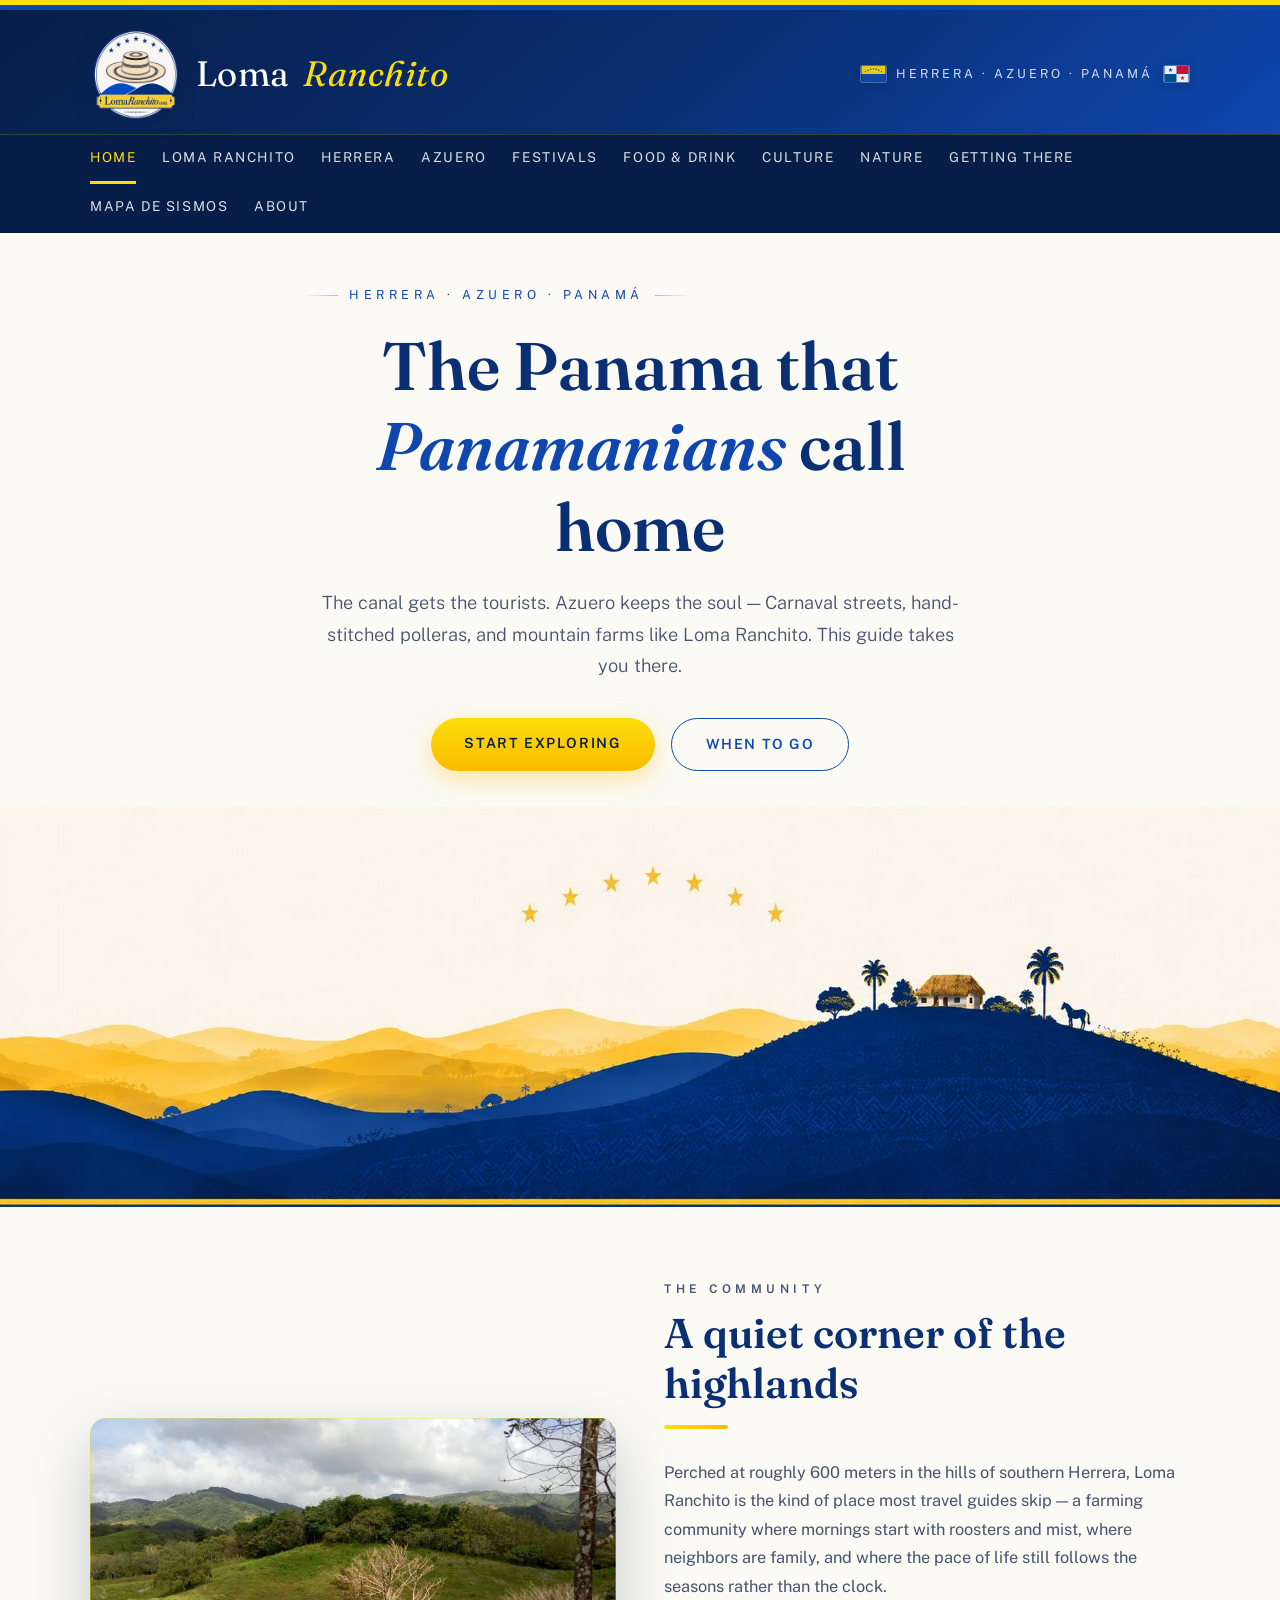
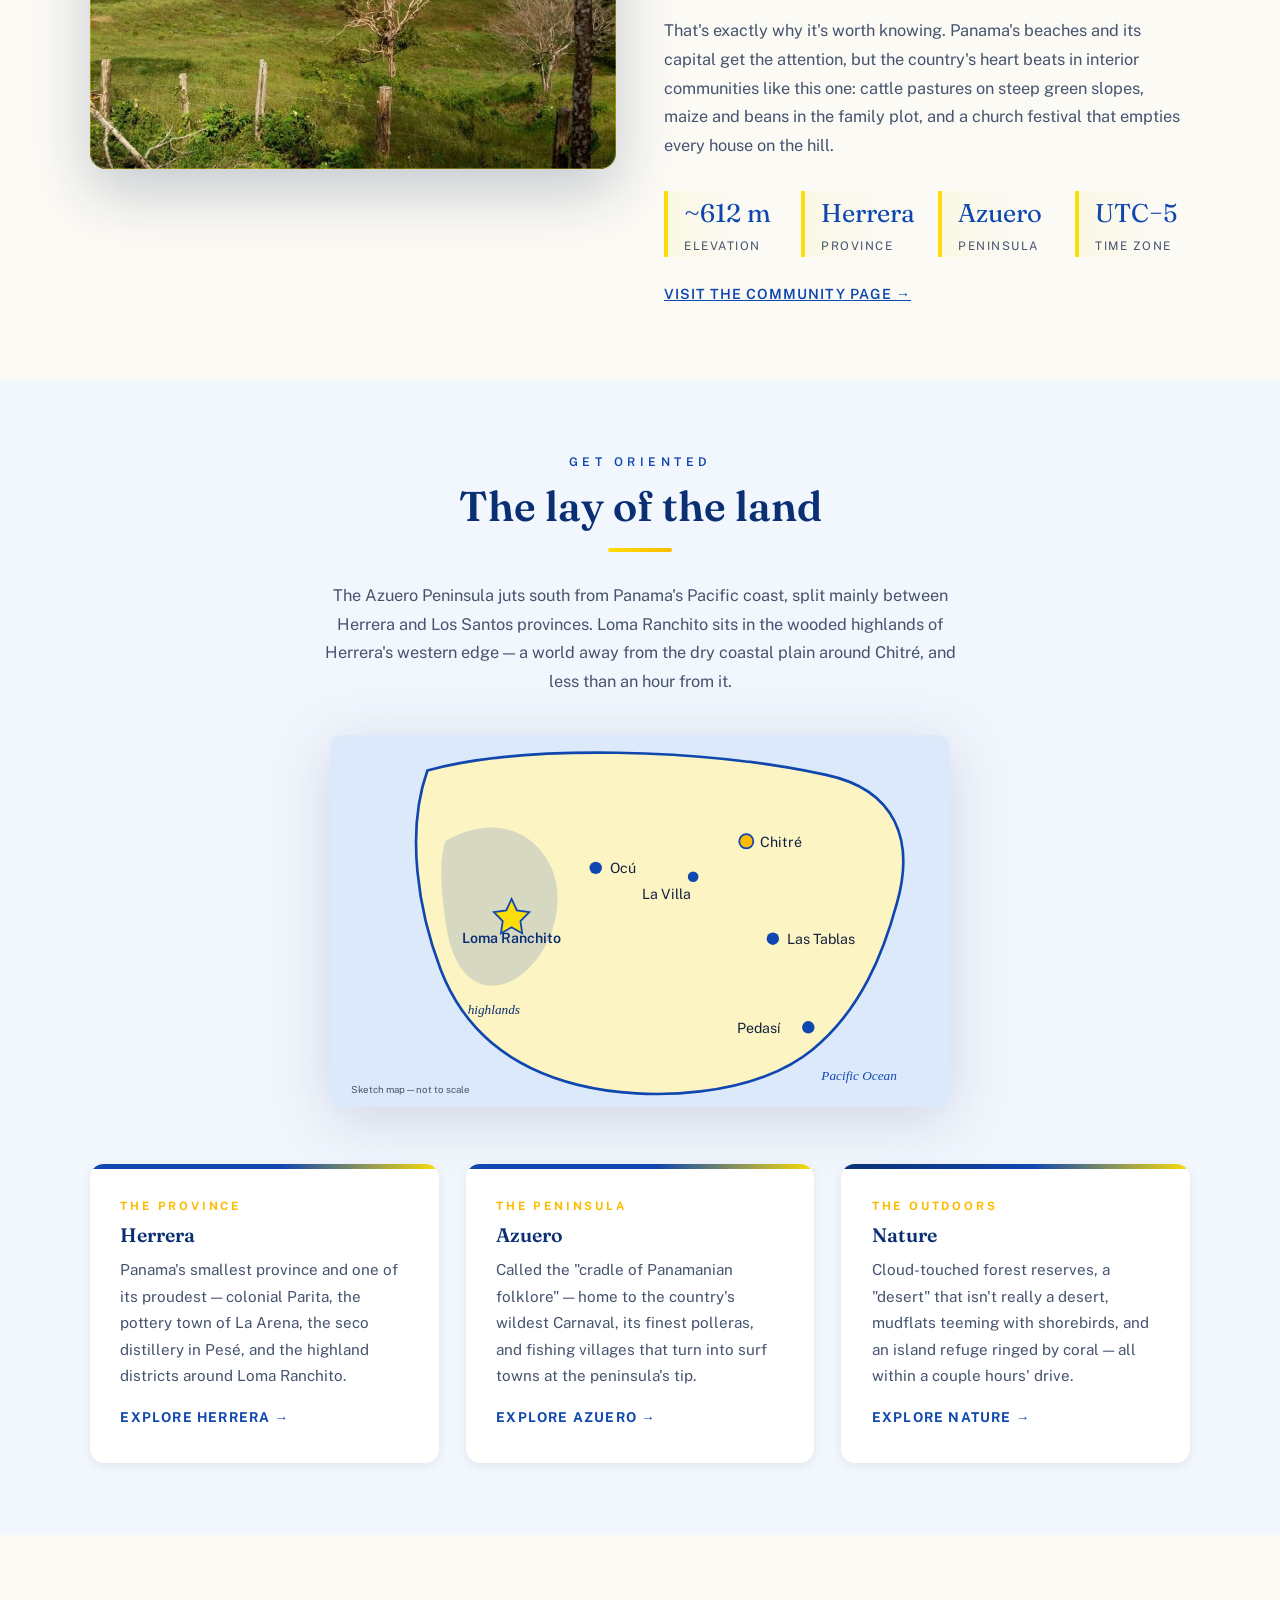
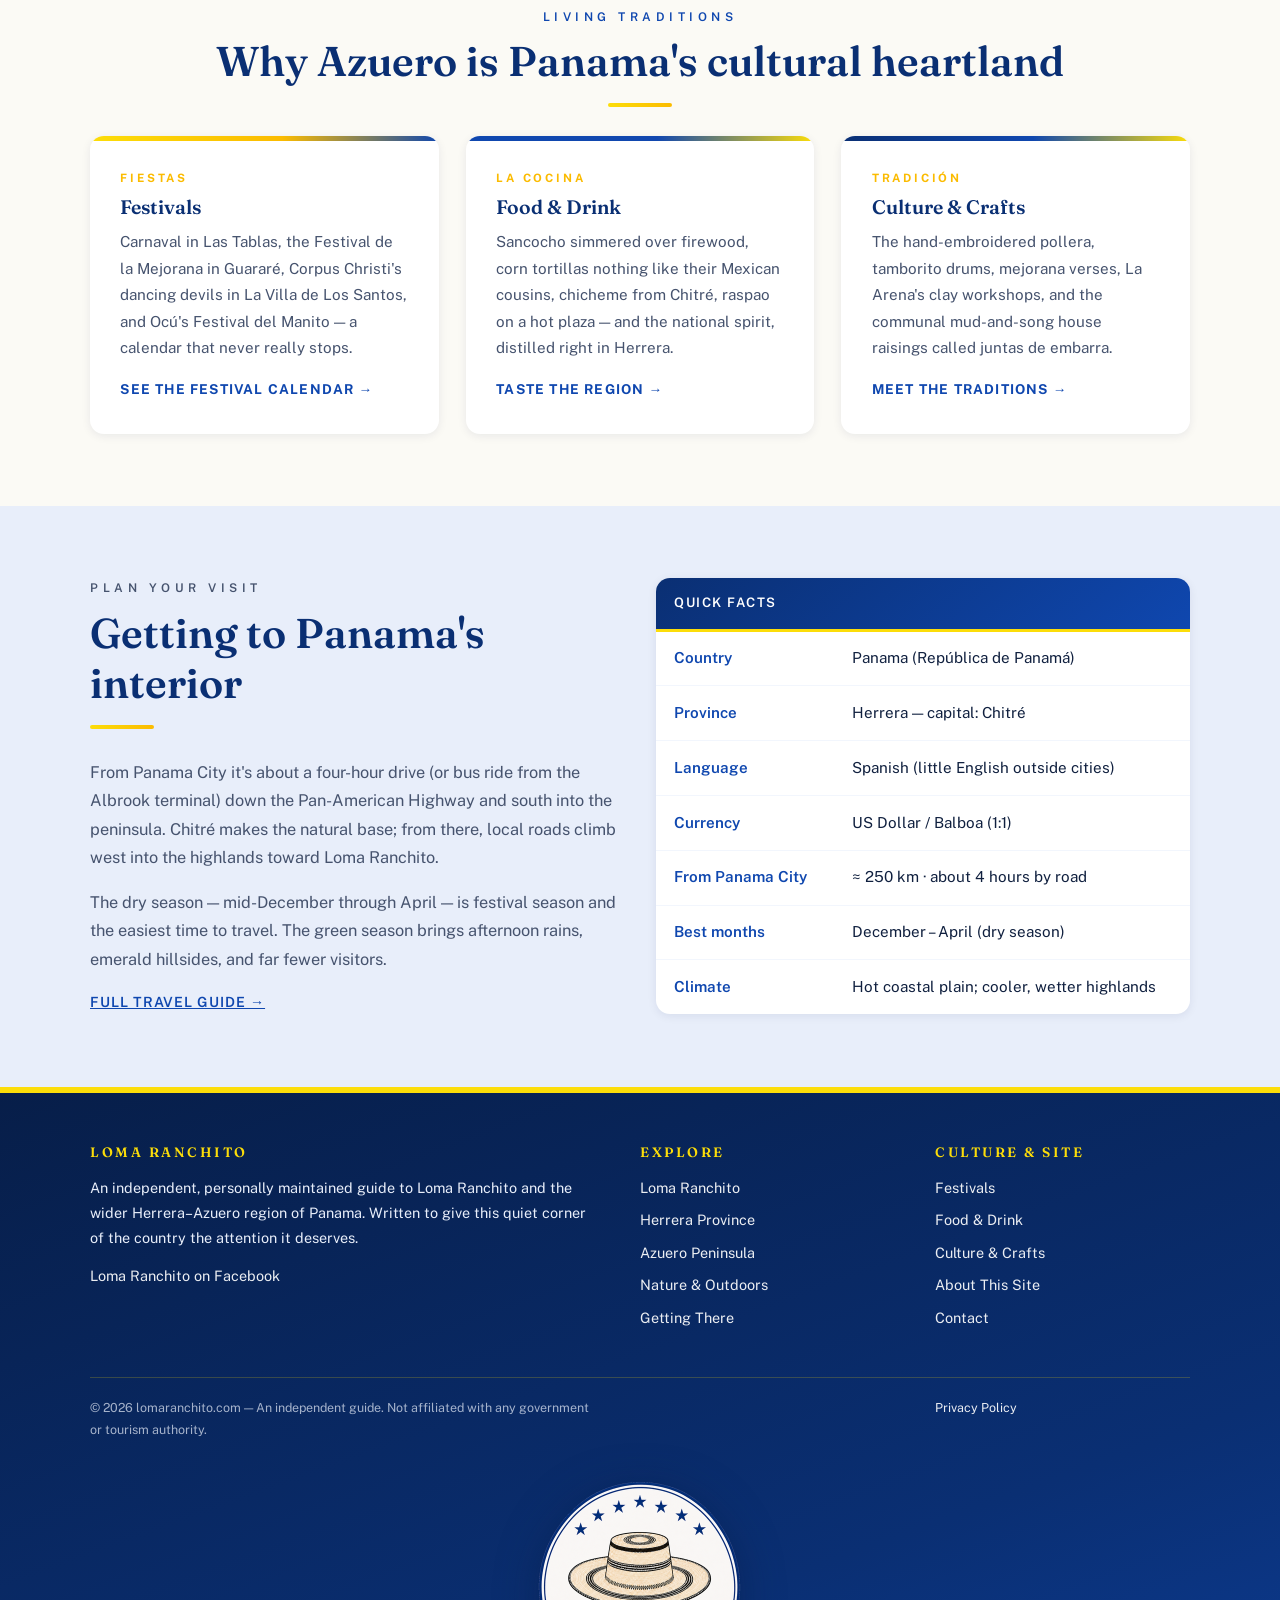
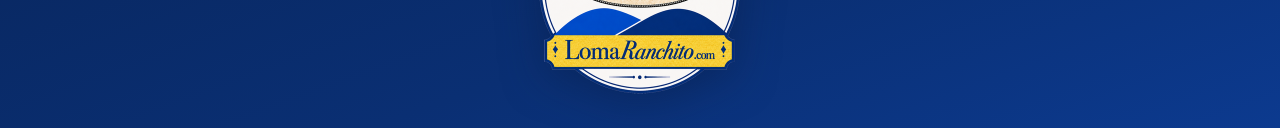
<file: index.html>
<!DOCTYPE html>
<html lang="en">
<head>
    <meta charset="UTF-8">
    <meta name="viewport" content="width=device-width, initial-scale=1.0">
    <title>Loma Ranchito &amp; the Azuero Highlands — A Guide to Herrera, Panama</title>
    <meta name="description" content="An independent guide to Loma Ranchito and the surrounding Herrera Province and Azuero Peninsula of Panama — festivals, food, culture, nature, and how to get there.">
    <link rel="canonical" href="https://lomaranchito.com/">
    <meta property="og:title" content="Loma Ranchito & the Azuero Highlands — A Guide to Herrera, Panama">
    <meta property="og:description" content="Festivals, food, culture, and mountain life in Panama's interior — anchored in the highland community of Loma Ranchito, Herrera Province.">
    <meta property="og:type" content="website">
    <meta property="og:url" content="https://lomaranchito.com/">

    <link rel="preconnect" href="https://fonts.googleapis.com">
    <link href="https://fonts.googleapis.com/css2?family=Fraunces:ital,wght@0,400;0,600;1,400&family=Public+Sans:wght@300;400;600&display=swap" rel="stylesheet">
    <link rel="stylesheet" href="styles.css">
    <link rel="icon" type="image/png" href="images/logo.png">
    <link rel="apple-touch-icon" href="images/logo.png">
    <script src="site.js" defer></script>

    <!-- Google tag (gtag.js) -->
    <script async src="https://www.googletagmanager.com/gtag/js?id=G-LC1MYZP8YW"></script>
    <script>
      window.dataLayer = window.dataLayer || [];
      function gtag(){dataLayer.push(arguments);}
      gtag('js', new Date());
      gtag('config', 'G-LC1MYZP8YW');
    </script>

    <!-- Google AdSense -->
    <script async src="https://pagead2.googlesyndication.com/pagead/js/adsbygoogle.js?client=ca-pub-9094032428607043"
         crossorigin="anonymous"></script>
</head>
<body>

<div class="ribbon" aria-hidden="true"></div>

<div class="site-top">
    <header class="site-head">
        <div class="head-inner">
            <a class="brand" href="index.html"><img class="brand-logo" src="images/logo.png" width="200" height="200" alt="Loma Ranchito logo — sombrero pintado over blue hills">Loma <em>Ranchito</em></a>
            <span class="brand-tag"><svg class="flag-pa" viewBox="0 0 30 20" role="img" aria-label="Flag of Herrera Province"><rect width="30" height="10" fill="#FCDD09"/><rect y="10" width="30" height="10" fill="#0F47AF"/><g fill="#0F47AF"><circle cx="5" cy="7" r="0.9"/><circle cx="8.3" cy="5.2" r="0.9"/><circle cx="11.7" cy="4" r="0.9"/><circle cx="15" cy="3.6" r="0.9"/><circle cx="18.3" cy="4" r="0.9"/><circle cx="21.7" cy="5.2" r="0.9"/><circle cx="25" cy="7" r="0.9"/></g></svg>Herrera · Azuero · Panamá<svg class="flag-pa" viewBox="0 0 30 20" role="img" aria-label="Flag of Panama"><rect width="30" height="20" fill="#FFFFFF"/><rect x="15" width="15" height="10" fill="#D21034"/><rect y="10" width="15" height="10" fill="#005293"/><polygon fill="#005293" points="7.5,2 8.205,4.029 10.353,4.073 8.641,5.371 9.263,7.427 7.5,6.2 5.737,7.427 6.359,5.371 4.647,4.073 6.795,4.029"/><polygon fill="#D21034" points="22.5,12 23.205,14.029 25.353,14.073 23.641,15.371 24.263,17.427 22.5,16.2 20.737,17.427 21.359,15.371 19.647,14.073 21.795,14.029"/></svg></span>
        </div>
    </header>
    <nav class="site-nav" aria-label="Main">
        <ul>
            <li><a class="here" href="index.html">Home</a></li>
            <li><a href="loma-ranchito.html">Loma Ranchito</a></li>
            <li><a href="herrera.html">Herrera</a></li>
            <li><a href="azuero.html">Azuero</a></li>
            <li><a href="festivals.html">Festivals</a></li>
            <li><a href="food.html">Food &amp; Drink</a></li>
            <li><a href="culture.html">Culture</a></li>
            <li><a href="nature.html">Nature</a></li>
            <li><a href="getting-there.html">Getting There</a></li>
            <li><a href="/eq/">Mapa de sismos</a></li>
            <li><a href="about.html">About</a></li>
        </ul>
    </nav>
</div>

<main>

    <!-- HERO BANNER -->
    <section class="hero-banner">
        <div class="hero-banner-text home">
            <span class="eyebrow">Herrera · Azuero · Panamá</span>
            <h1 class="big">The Panama that <em>Panamanians</em> call home</h1>
            <p class="lede">The canal gets the tourists. Azuero keeps the soul — Carnaval streets, hand-stitched polleras, and mountain farms like Loma Ranchito. This guide takes you there.</p>
            <div class="cta-row">
                <a class="btn btn-gold" href="herrera.html">Start Exploring</a>
                <a class="btn btn-ghost" href="festivals.html">When to Go</a>
            </div>
        </div>
        <img class="hero-banner-img" src="images/header-banner.jpg" width="1600" height="400" alt="Illustration of the Azuero hills in Herrera's blue and yellow — a hilltop village with a chapel, palms, and a horse beneath an arc of seven stars">
    </section>

    <!-- ABOUT LOMA RANCHITO -->
    <section class="band">
        <div class="wrap">
            <div class="split">
                <div class="art">
                    <img src="images/lr_fp-01.jpg" width="1050" height="700" loading="lazy" decoding="async" alt="View of the hills around Loma Ranchito, Herrera Province, Panama">
                </div>
                <div class="prose">
                    <p class="kicker">The Community</p>
                    <h2 class="sec">A quiet corner of the highlands</h2>
                    <div class="rule"></div>
                    <p>Perched at roughly 600 meters in the hills of southern Herrera, Loma Ranchito is the kind of place most travel guides skip — a farming community where mornings start with roosters and mist, where neighbors are family, and where the pace of life still follows the seasons rather than the clock.</p>
                    <p>That's exactly why it's worth knowing. Panama's beaches and its capital get the attention, but the country's heart beats in interior communities like this one: cattle pastures on steep green slopes, maize and beans in the family plot, and a church festival that empties every house on the hill.</p>
                    <div class="stats">
                        <div class="stat"><div class="n">~612 m</div><div class="l">Elevation</div></div>
                        <div class="stat"><div class="n">Herrera</div><div class="l">Province</div></div>
                        <div class="stat"><div class="n">Azuero</div><div class="l">Peninsula</div></div>
                        <div class="stat"><div class="n">UTC−5</div><div class="l">Time Zone</div></div>
                    </div>
                    <a class="more" href="loma-ranchito.html" style="display:inline-block;margin-top:1.6rem;font-weight:600;letter-spacing:1px;text-transform:uppercase;font-size:0.88rem;">Visit the community page →</a>
                </div>
            </div>
        </div>
    </section>

    <!-- REGION MAP + EXPLORE -->
    <section class="band sand">
        <div class="wrap center">
            <p class="kicker">Get Oriented</p>
            <h2 class="sec">The lay of the land</h2>
            <div class="rule"></div>
            <p style="max-width:640px;margin:0 auto 2.5rem;color:var(--ink-soft);">The Azuero Peninsula juts south from Panama's Pacific coast, split mainly between Herrera and Los Santos provinces. Loma Ranchito sits in the wooded highlands of Herrera's western edge — a world away from the dry coastal plain around Chitré, and less than an hour from it.</p>

            <svg viewBox="0 0 700 420" role="img" aria-label="Simplified sketch map of the Azuero Peninsula showing Loma Ranchito, Chitré, Ocú, Las Tablas, and Pedasí" style="max-width:620px;width:100%;height:auto;margin:0 auto 1rem;filter:drop-shadow(0 12px 30px rgba(7,30,73,0.15));">
                <rect width="700" height="420" fill="#DCE9FB" rx="14"/>
                <!-- peninsula landmass -->
                <path d="M110,40 C220,10 420,15 560,45 C640,62 660,120 640,190 C625,245 600,310 545,355 C480,408 360,415 280,395 C200,375 150,330 125,265 C100,200 85,110 110,40 Z"
                      fill="#FDF4C4" stroke="#0F47AF" stroke-width="3"/>
                <!-- highlands shading (west) -->
                <path d="M130,120 C180,90 230,105 250,150 C268,190 250,250 210,275 C170,298 140,270 132,220 C126,180 122,148 130,120 Z"
                      fill="#0F47AF" opacity="0.16"/>
                <text x="185" y="315" font-family="Georgia,serif" font-size="15" font-style="italic" fill="#0A2F73" text-anchor="middle">highlands</text>
                <!-- ocean labels -->
                <text x="640" y="390" font-family="Georgia,serif" font-size="15" font-style="italic" fill="#1147AF" text-anchor="end">Pacific Ocean</text>
                <!-- towns -->
                <g font-family="'Public Sans',sans-serif" font-size="16" fill="#10203F">
                    <circle cx="470" cy="120" r="8" fill="#FBBB00" stroke="#0F47AF" stroke-width="2"/><text x="486" y="126">Chitré</text>
                    <circle cx="300" cy="150" r="7" fill="#0F47AF"/><text x="316" y="156">Ocú</text>
                    <circle cx="500" cy="230" r="7" fill="#0F47AF"/><text x="516" y="236">Las Tablas</text>
                    <circle cx="540" cy="330" r="7" fill="#0F47AF"/><text x="460" y="336">Pedasí</text>
                    <circle cx="410" cy="160" r="6" fill="#0F47AF"/><text x="352" y="185">La Villa</text>
                </g>
                <!-- Loma Ranchito star -->
                <g>
                    <path d="M205 185 l6 13 14 2 -10 10 2 14 -12 -7 -12 7 2 -14 -10 -10 14 -2 Z" fill="#FCDD09" stroke="#0F47AF" stroke-width="2"/>
                    <text x="205" y="235" font-family="'Public Sans',sans-serif" font-weight="600" font-size="16" fill="#0A2F73" text-anchor="middle">Loma Ranchito</text>
                </g>
                <text x="24" y="404" font-family="'Public Sans',sans-serif" font-size="11" fill="#46536E">Sketch map — not to scale</text>
            </svg>

            <div class="grid-3" style="text-align:left;margin-top:2rem;">
                <div class="card">
                    <p class="card-label">The Province</p>
                    <h3>Herrera</h3>
                    <p>Panama's smallest province and one of its proudest — colonial Parita, the pottery town of La Arena, the seco distillery in Pesé, and the highland districts around Loma Ranchito.</p>
                    <a class="more" href="herrera.html">Explore Herrera →</a>
                </div>
                <div class="card alt-sky">
                    <p class="card-label">The Peninsula</p>
                    <h3>Azuero</h3>
                    <p>Called the "cradle of Panamanian folklore" — home to the country's wildest Carnaval, its finest polleras, and fishing villages that turn into surf towns at the peninsula's tip.</p>
                    <a class="more" href="azuero.html">Explore Azuero →</a>
                </div>
                <div class="card alt-green">
                    <p class="card-label">The Outdoors</p>
                    <h3>Nature</h3>
                    <p>Cloud-touched forest reserves, a "desert" that isn't really a desert, mudflats teeming with shorebirds, and an island refuge ringed by coral — all within a couple hours' drive.</p>
                    <a class="more" href="nature.html">Explore nature →</a>
                </div>
            </div>
        </div>
    </section>

    <!-- CULTURE STRIP -->
    <section class="band">
        <div class="wrap center">
            <p class="kicker">Living Traditions</p>
            <h2 class="sec">Why Azuero is Panama's cultural heartland</h2>
            <div class="rule"></div>
            <div class="grid-3" style="text-align:left;">
                <div class="card alt-gold">
                    <p class="card-label">Fiestas</p>
                    <h3>Festivals</h3>
                    <p>Carnaval in Las Tablas, the Festival de la Mejorana in Guararé, Corpus Christi's dancing devils in La Villa de Los Santos, and Ocú's Festival del Manito — a calendar that never really stops.</p>
                    <a class="more" href="festivals.html">See the festival calendar →</a>
                </div>
                <div class="card">
                    <p class="card-label">La Cocina</p>
                    <h3>Food &amp; Drink</h3>
                    <p>Sancocho simmered over firewood, corn tortillas nothing like their Mexican cousins, chicheme from Chitré, raspao on a hot plaza — and the national spirit, distilled right in Herrera.</p>
                    <a class="more" href="food.html">Taste the region →</a>
                </div>
                <div class="card alt-green">
                    <p class="card-label">Tradición</p>
                    <h3>Culture &amp; Crafts</h3>
                    <p>The hand-embroidered pollera, tamborito drums, mejorana verses, La Arena's clay workshops, and the communal mud-and-song house raisings called juntas de embarra.</p>
                    <a class="more" href="culture.html">Meet the traditions →</a>
                </div>
            </div>
        </div>
    </section>

    <!-- PLAN -->
    <section class="band green-soft">
        <div class="wrap">
            <div class="grid-2" style="align-items:start;">
                <div class="prose">
                    <p class="kicker">Plan Your Visit</p>
                    <h2 class="sec">Getting to Panama's interior</h2>
                    <div class="rule"></div>
                    <p>From Panama City it's about a four-hour drive (or bus ride from the Albrook terminal) down the Pan-American Highway and south into the peninsula. Chitré makes the natural base; from there, local roads climb west into the highlands toward Loma Ranchito.</p>
                    <p>The dry season — mid-December through April — is festival season and the easiest time to travel. The green season brings afternoon rains, emerald hillsides, and far fewer visitors.</p>
                    <a class="more" href="getting-there.html" style="display:inline-block;margin-top:1rem;font-weight:600;letter-spacing:1px;text-transform:uppercase;font-size:0.88rem;">Full travel guide →</a>
                </div>
                <table class="info">
                    <tr><th colspan="2">Quick Facts</th></tr>
                    <tr><td>Country</td><td>Panama (República de Panamá)</td></tr>
                    <tr><td>Province</td><td>Herrera — capital: Chitré</td></tr>
                    <tr><td>Language</td><td>Spanish (little English outside cities)</td></tr>
                    <tr><td>Currency</td><td>US Dollar / Balboa (1:1)</td></tr>
                    <tr><td>From Panama City</td><td>≈ 250 km · about 4 hours by road</td></tr>
                    <tr><td>Best months</td><td>December – April (dry season)</td></tr>
                    <tr><td>Climate</td><td>Hot coastal plain; cooler, wetter highlands</td></tr>
                </table>
            </div>
        </div>
    </section>

</main>

<footer class="site-foot">
    <div class="foot-inner">
        <div>
            <h4>Loma Ranchito</h4>
            <p>An independent, personally maintained guide to Loma Ranchito and the wider Herrera–Azuero region of Panama. Written to give this quiet corner of the country the attention it deserves.</p>
            <p style="margin-top:0.8rem;"><a href="https://www.facebook.com/lomaranchito.ranchito" target="_blank" rel="noopener noreferrer">Loma Ranchito on Facebook</a></p>
        </div>
        <div>
            <h4>Explore</h4>
            <ul>
                <li><a href="loma-ranchito.html">Loma Ranchito</a></li>
                <li><a href="herrera.html">Herrera Province</a></li>
                <li><a href="azuero.html">Azuero Peninsula</a></li>
                <li><a href="nature.html">Nature &amp; Outdoors</a></li>
                <li><a href="getting-there.html">Getting There</a></li>
            </ul>
        </div>
        <div>
            <h4>Culture &amp; Site</h4>
            <ul>
                <li><a href="festivals.html">Festivals</a></li>
                <li><a href="food.html">Food &amp; Drink</a></li>
                <li><a href="culture.html">Culture &amp; Crafts</a></li>
                <li><a href="about.html">About This Site</a></li>
                <li><a href="contact.html">Contact</a></li>
            </ul>
        </div>
    </div>
    <div class="foot-bottom">
        <span>© 2026 lomaranchito.com — An independent guide. Not affiliated with any government or tourism authority.</span>
        <span><a href="privacy.html">Privacy Policy</a></span>
    </div>
    <div class="foot-logo">
        <img src="images/logo.png" width="200" height="200" alt="Loma Ranchito logo — sombrero pintado over blue hills">
    </div>
</footer>

</body>
</html>
</file>
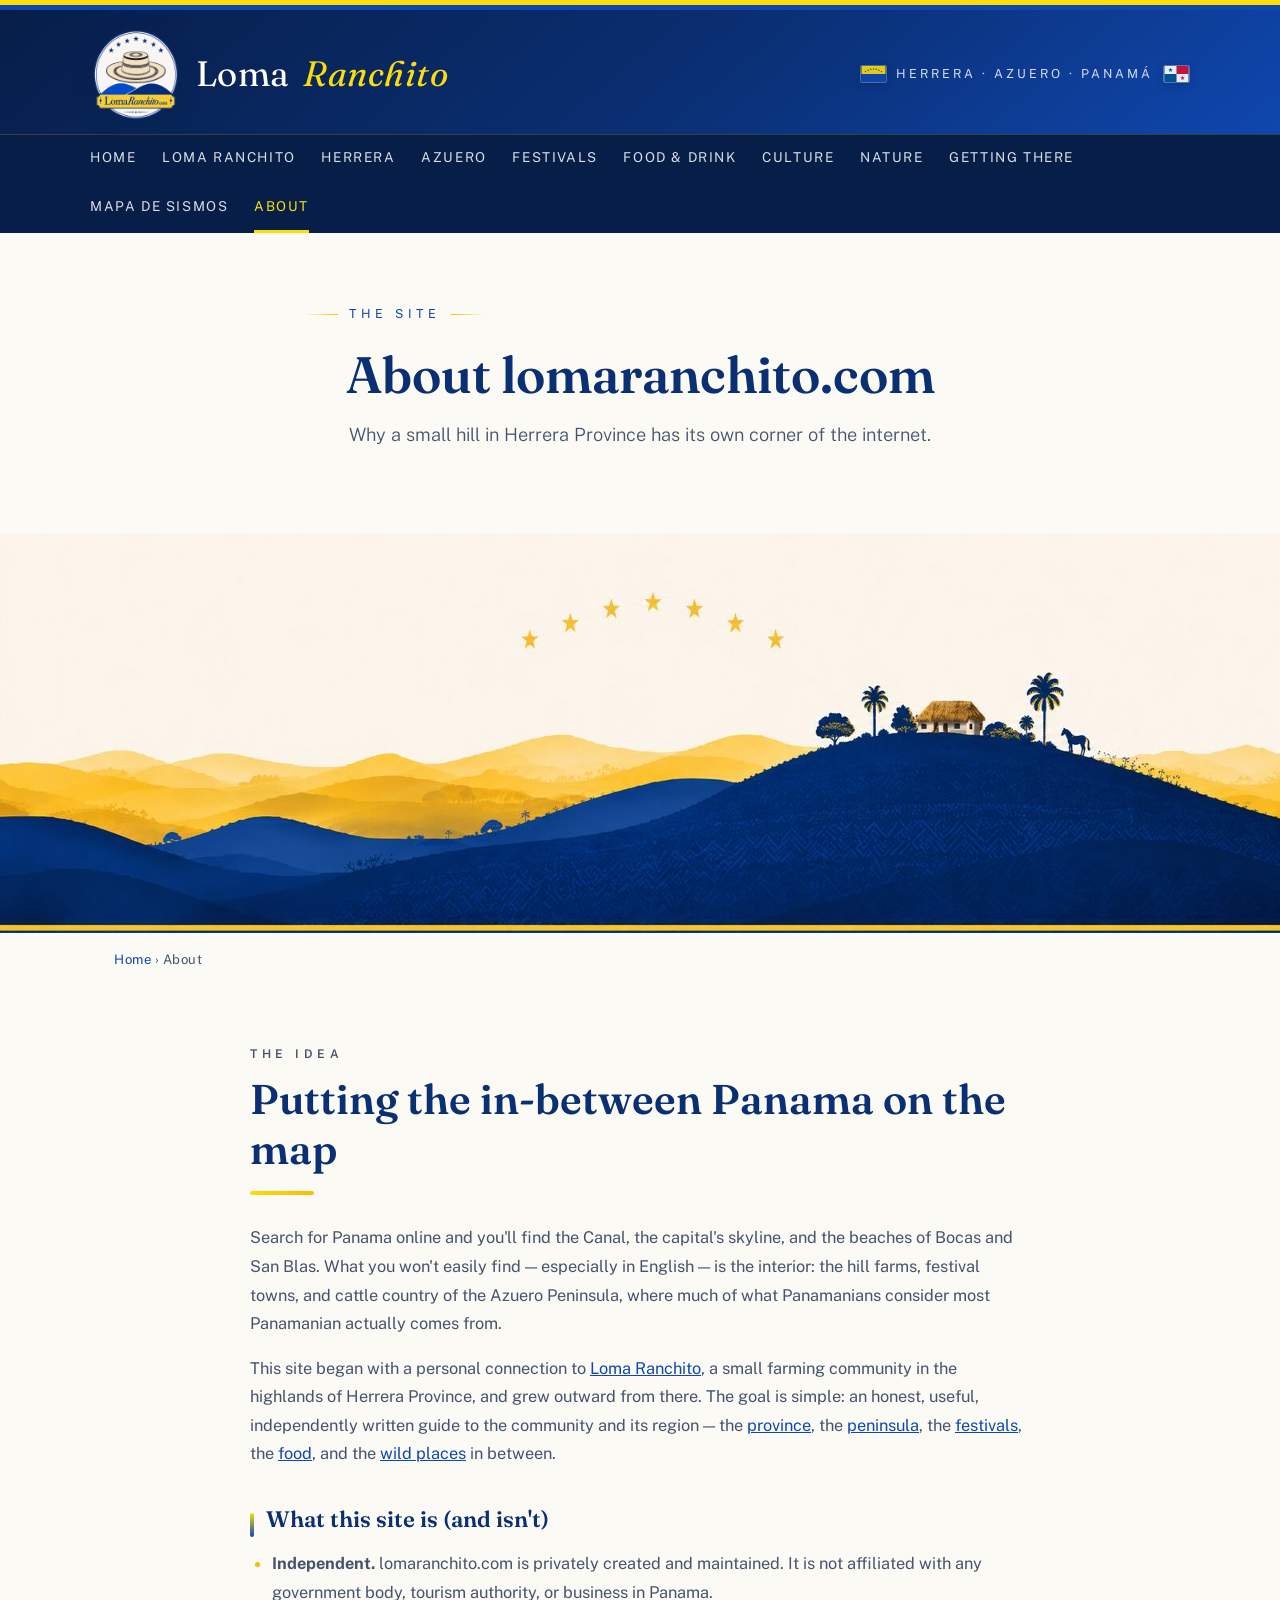
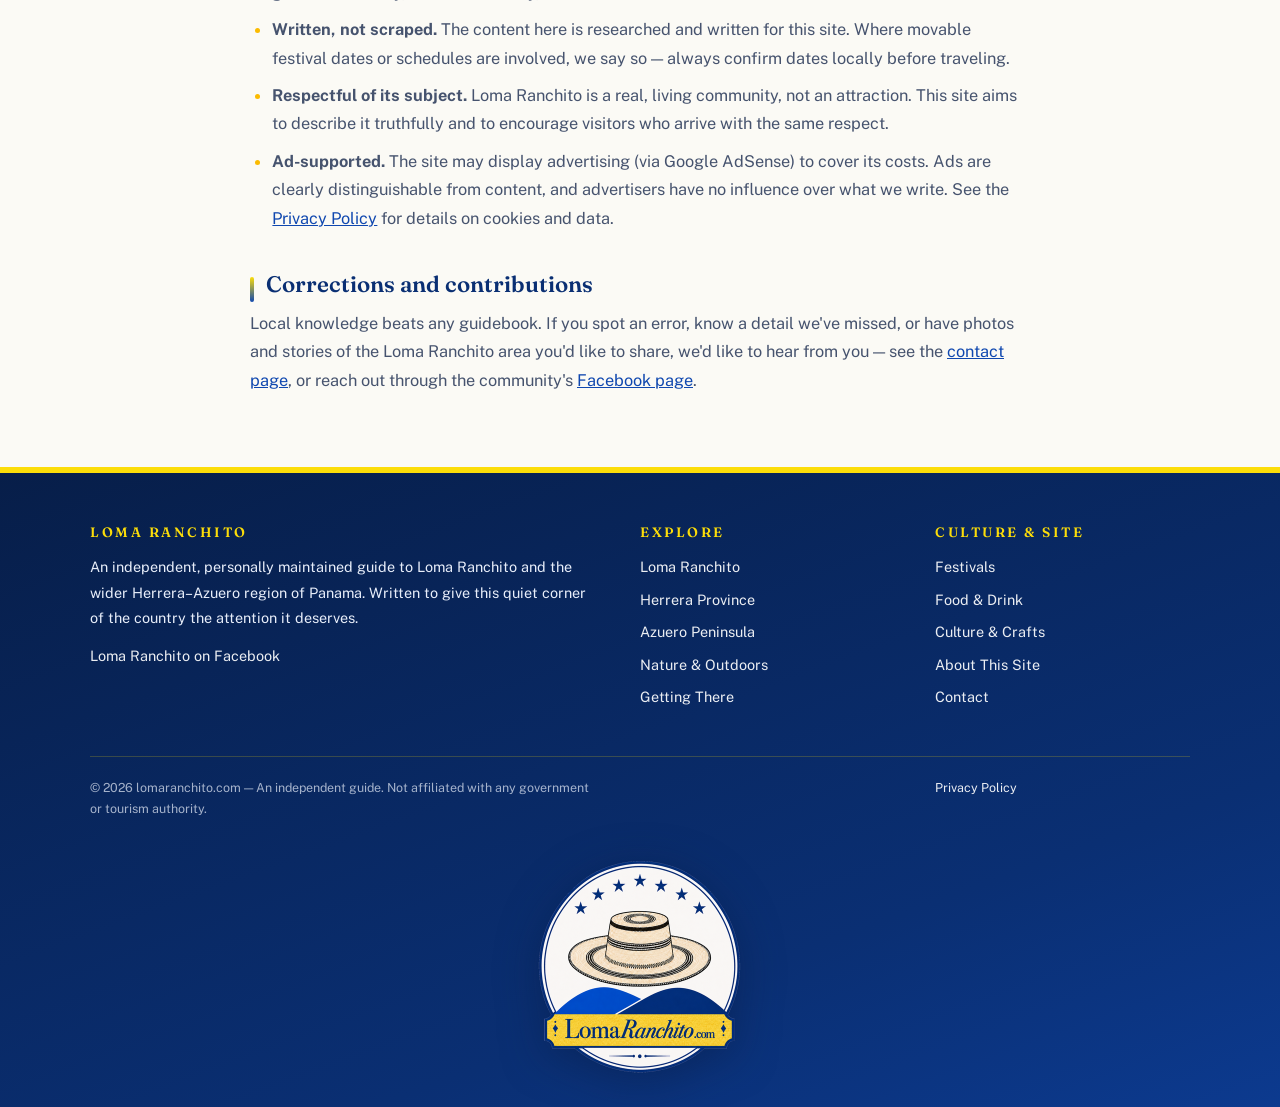
<file: about.html>
<!DOCTYPE html>
<html lang="en">
<head>
    <meta charset="UTF-8">
    <meta name="viewport" content="width=device-width, initial-scale=1.0">
    <title>About This Site — lomaranchito.com</title>
    <meta name="description" content="About lomaranchito.com — an independent, personally maintained English-language guide to Loma Ranchito and the Herrera–Azuero region of Panama.">
    <link rel="canonical" href="https://lomaranchito.com/about.html">
    <meta property="og:title" content="About This Site — lomaranchito.com">
    <meta property="og:description" content="Why an English-language guide to a small Panamanian mountain community exists.">
    <meta property="og:type" content="website">
    <meta property="og:url" content="https://lomaranchito.com/about.html">

    <link rel="preconnect" href="https://fonts.googleapis.com">
    <link href="https://fonts.googleapis.com/css2?family=Fraunces:ital,wght@0,400;0,600;1,400&family=Public+Sans:wght@300;400;600&display=swap" rel="stylesheet">
    <link rel="stylesheet" href="styles.css">
    <link rel="icon" type="image/png" href="images/logo.png">
    <link rel="apple-touch-icon" href="images/logo.png">
    <script src="site.js" defer></script>

    <!-- Google tag (gtag.js) -->
    <script async src="https://www.googletagmanager.com/gtag/js?id=G-LC1MYZP8YW"></script>
    <script>
      window.dataLayer = window.dataLayer || [];
      function gtag(){dataLayer.push(arguments);}
      gtag('js', new Date());
      gtag('config', 'G-LC1MYZP8YW');
    </script>

    <!-- Google AdSense -->
    <script async src="https://pagead2.googlesyndication.com/pagead/js/adsbygoogle.js?client=ca-pub-9094032428607043"
         crossorigin="anonymous"></script>
</head>
<body>

<div class="ribbon" aria-hidden="true"></div>

<div class="site-top">
    <header class="site-head">
        <div class="head-inner">
            <a class="brand" href="index.html"><img class="brand-logo" src="images/logo.png" width="200" height="200" alt="Loma Ranchito logo — sombrero pintado over blue hills">Loma <em>Ranchito</em></a>
            <span class="brand-tag"><svg class="flag-pa" viewBox="0 0 30 20" role="img" aria-label="Flag of Herrera Province"><rect width="30" height="10" fill="#FCDD09"/><rect y="10" width="30" height="10" fill="#0F47AF"/><g fill="#0F47AF"><circle cx="5" cy="7" r="0.9"/><circle cx="8.3" cy="5.2" r="0.9"/><circle cx="11.7" cy="4" r="0.9"/><circle cx="15" cy="3.6" r="0.9"/><circle cx="18.3" cy="4" r="0.9"/><circle cx="21.7" cy="5.2" r="0.9"/><circle cx="25" cy="7" r="0.9"/></g></svg>Herrera · Azuero · Panamá<svg class="flag-pa" viewBox="0 0 30 20" role="img" aria-label="Flag of Panama"><rect width="30" height="20" fill="#FFFFFF"/><rect x="15" width="15" height="10" fill="#D21034"/><rect y="10" width="15" height="10" fill="#005293"/><polygon fill="#005293" points="7.5,2 8.205,4.029 10.353,4.073 8.641,5.371 9.263,7.427 7.5,6.2 5.737,7.427 6.359,5.371 4.647,4.073 6.795,4.029"/><polygon fill="#D21034" points="22.5,12 23.205,14.029 25.353,14.073 23.641,15.371 24.263,17.427 22.5,16.2 20.737,17.427 21.359,15.371 19.647,14.073 21.795,14.029"/></svg></span>
        </div>
    </header>
    <nav class="site-nav" aria-label="Main">
        <ul>
            <li><a href="index.html">Home</a></li>
            <li><a href="loma-ranchito.html">Loma Ranchito</a></li>
            <li><a href="herrera.html">Herrera</a></li>
            <li><a href="azuero.html">Azuero</a></li>
            <li><a href="festivals.html">Festivals</a></li>
            <li><a href="food.html">Food &amp; Drink</a></li>
            <li><a href="culture.html">Culture</a></li>
            <li><a href="nature.html">Nature</a></li>
            <li><a href="getting-there.html">Getting There</a></li>
            <li><a href="/eq/">Mapa de sismos</a></li>
            <li><a class="here" href="about.html">About</a></li>
        </ul>
    </nav>
</div>

<main>

    <section class="hero-banner">
        <div class="hero-banner-text">
            <span class="eyebrow">The Site</span>
            <h1 class="small">About lomaranchito.com</h1>
            <p class="lede">Why a small hill in Herrera Province has its own corner of the internet.</p>
        </div>
        <img class="hero-banner-img" src="images/header-banner.jpg" width="1600" height="400" alt="Illustration of the Azuero hills in Herrera's blue and yellow — a hilltop village with a chapel, palms, and a horse beneath an arc of seven stars">
    </section>

    <div class="crumbs"><a href="index.html">Home</a> › About</div>

    <section class="band">
        <div class="wrap-narrow prose">
            <p class="kicker">The Idea</p>
            <h2 class="sec">Putting the in-between Panama on the map</h2>
            <div class="rule"></div>
            <p>Search for Panama online and you'll find the Canal, the capital's skyline, and the beaches of Bocas and San Blas. What you won't easily find — especially in English — is the interior: the hill farms, festival towns, and cattle country of the Azuero Peninsula, where much of what Panamanians consider most Panamanian actually comes from.</p>
            <p>This site began with a personal connection to <a href="loma-ranchito.html">Loma Ranchito</a>, a small farming community in the highlands of Herrera Province, and grew outward from there. The goal is simple: an honest, useful, independently written guide to the community and its region — the <a href="herrera.html">province</a>, the <a href="azuero.html">peninsula</a>, the <a href="festivals.html">festivals</a>, the <a href="food.html">food</a>, and the <a href="nature.html">wild places</a> in between.</p>

            <h3>What this site is (and isn't)</h3>
            <ul>
                <li><strong>Independent.</strong> lomaranchito.com is privately created and maintained. It is not affiliated with any government body, tourism authority, or business in Panama.</li>
                <li><strong>Written, not scraped.</strong> The content here is researched and written for this site. Where movable festival dates or schedules are involved, we say so — always confirm dates locally before traveling.</li>
                <li><strong>Respectful of its subject.</strong> Loma Ranchito is a real, living community, not an attraction. This site aims to describe it truthfully and to encourage visitors who arrive with the same respect.</li>
                <li><strong>Ad-supported.</strong> The site may display advertising (via Google AdSense) to cover its costs. Ads are clearly distinguishable from content, and advertisers have no influence over what we write. See the <a href="privacy.html">Privacy Policy</a> for details on cookies and data.</li>
            </ul>

            <h3>Corrections and contributions</h3>
            <p>Local knowledge beats any guidebook. If you spot an error, know a detail we've missed, or have photos and stories of the Loma Ranchito area you'd like to share, we'd like to hear from you — see the <a href="contact.html">contact page</a>, or reach out through the community's <a href="https://www.facebook.com/lomaranchito.ranchito" target="_blank" rel="noopener noreferrer">Facebook page</a>.</p>
        </div>
    </section>

</main>

<footer class="site-foot">
    <div class="foot-inner">
        <div>
            <h4>Loma Ranchito</h4>
            <p>An independent, personally maintained guide to Loma Ranchito and the wider Herrera–Azuero region of Panama. Written to give this quiet corner of the country the attention it deserves.</p>
            <p style="margin-top:0.8rem;"><a href="https://www.facebook.com/lomaranchito.ranchito" target="_blank" rel="noopener noreferrer">Loma Ranchito on Facebook</a></p>
        </div>
        <div>
            <h4>Explore</h4>
            <ul>
                <li><a href="loma-ranchito.html">Loma Ranchito</a></li>
                <li><a href="herrera.html">Herrera Province</a></li>
                <li><a href="azuero.html">Azuero Peninsula</a></li>
                <li><a href="nature.html">Nature &amp; Outdoors</a></li>
                <li><a href="getting-there.html">Getting There</a></li>
            </ul>
        </div>
        <div>
            <h4>Culture &amp; Site</h4>
            <ul>
                <li><a href="festivals.html">Festivals</a></li>
                <li><a href="food.html">Food &amp; Drink</a></li>
                <li><a href="culture.html">Culture &amp; Crafts</a></li>
                <li><a href="about.html">About This Site</a></li>
                <li><a href="contact.html">Contact</a></li>
            </ul>
        </div>
    </div>
    <div class="foot-bottom">
        <span>© 2026 lomaranchito.com — An independent guide. Not affiliated with any government or tourism authority.</span>
        <span><a href="privacy.html">Privacy Policy</a></span>
    </div>
    <div class="foot-logo">
        <img src="images/logo.png" width="200" height="200" alt="Loma Ranchito logo — sombrero pintado over blue hills">
    </div>
</footer>

</body>
</html>
</file>
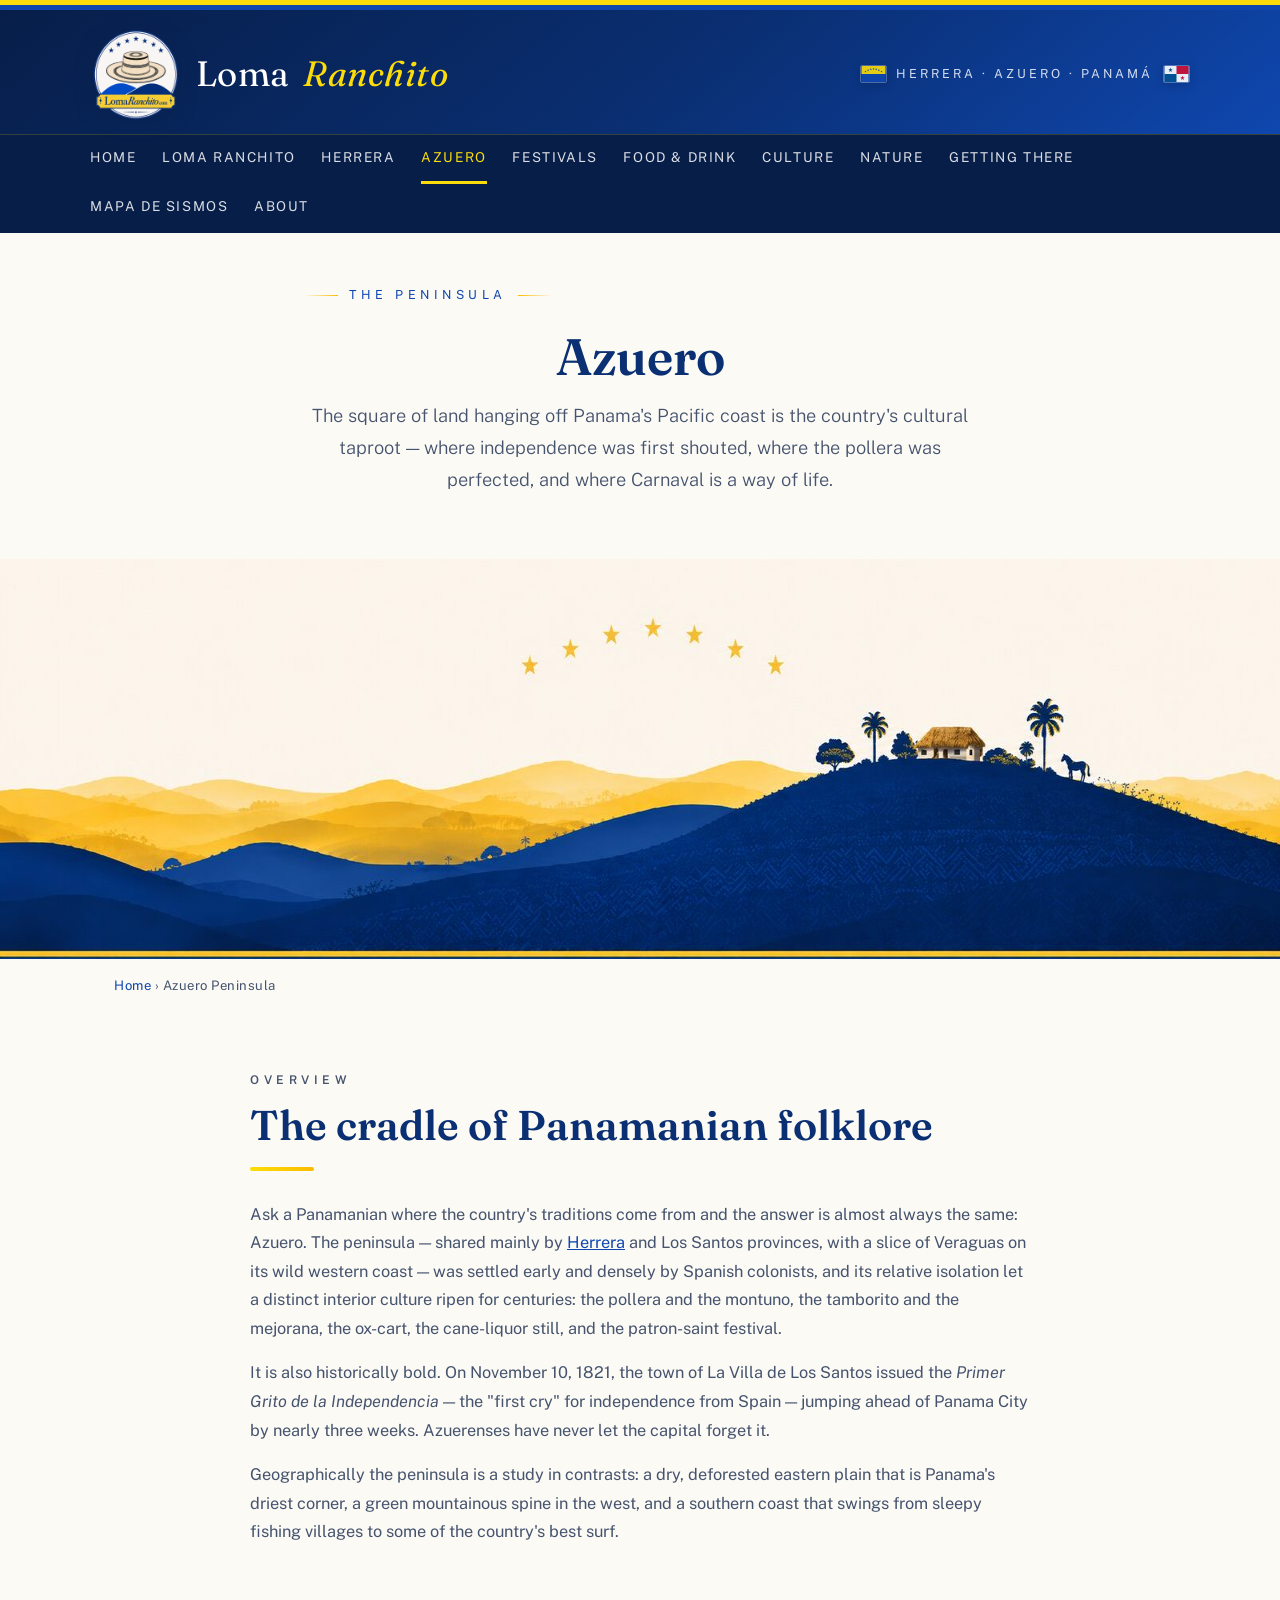
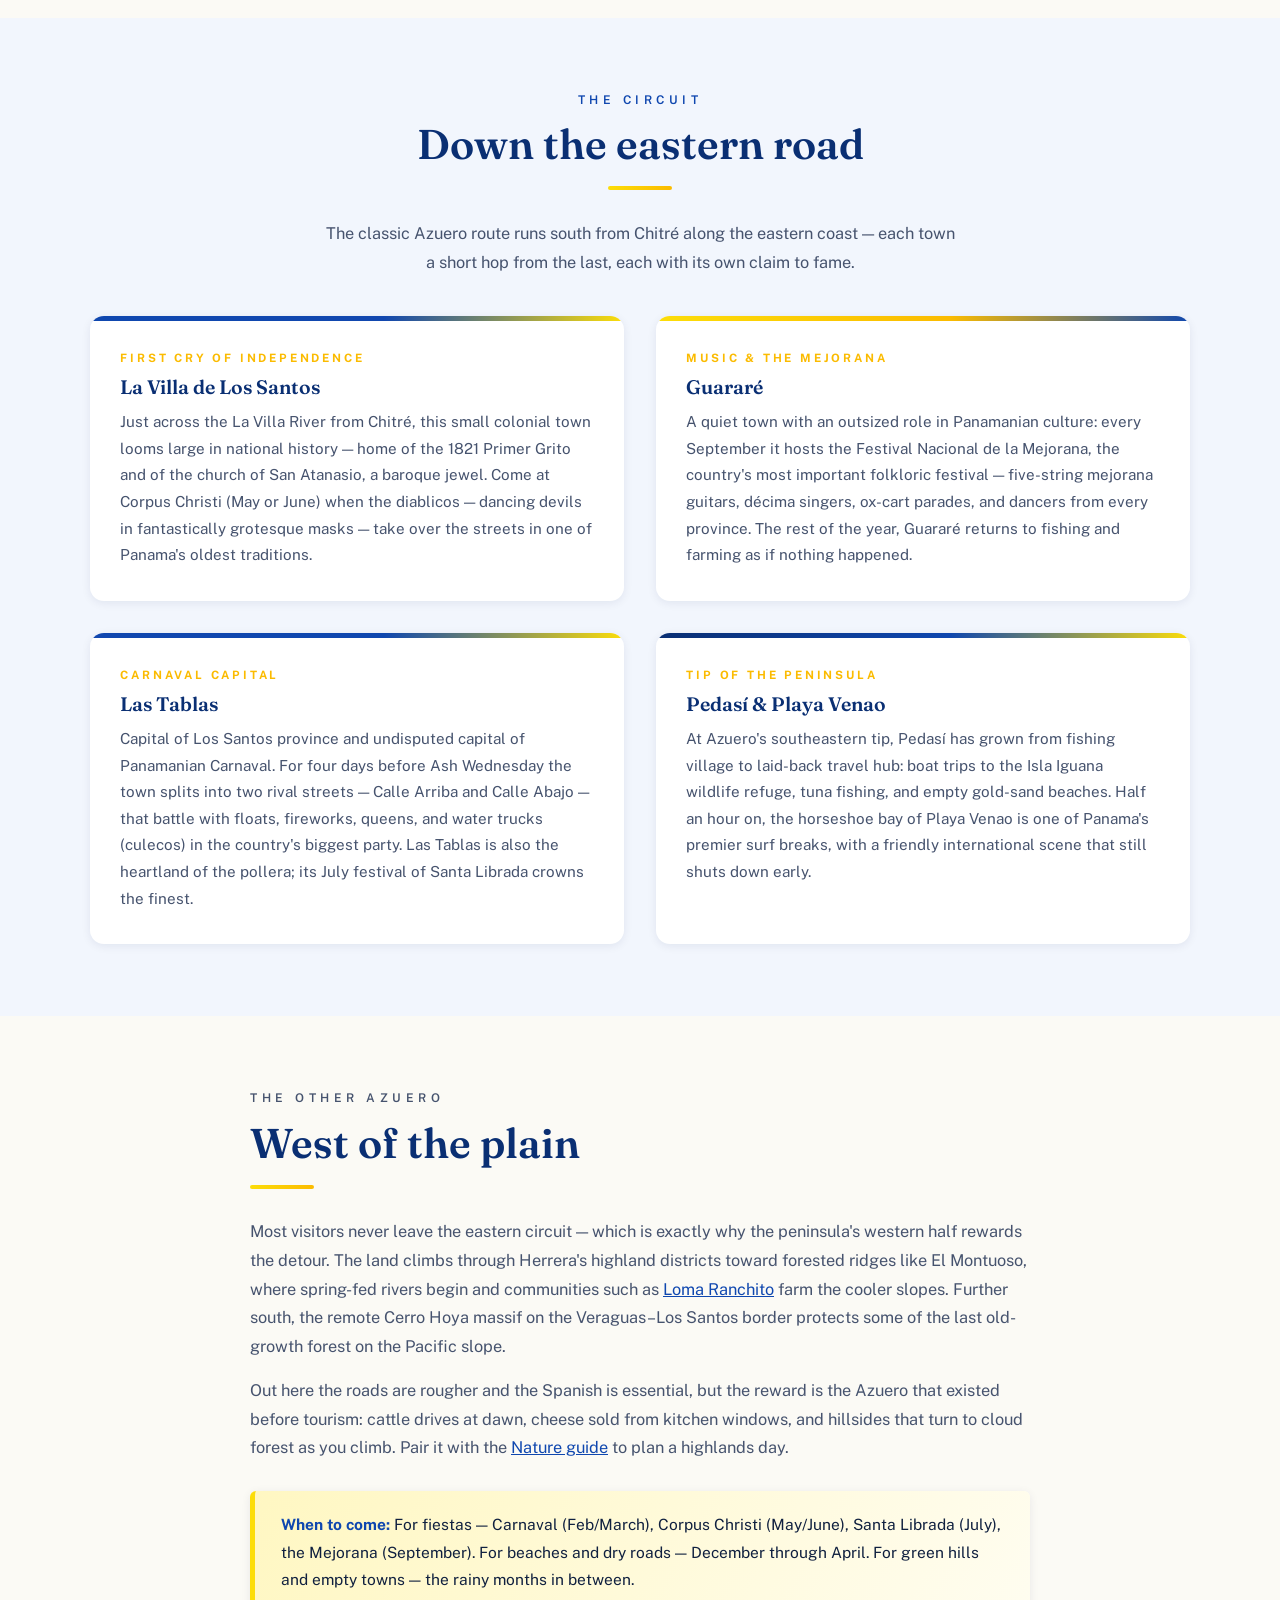
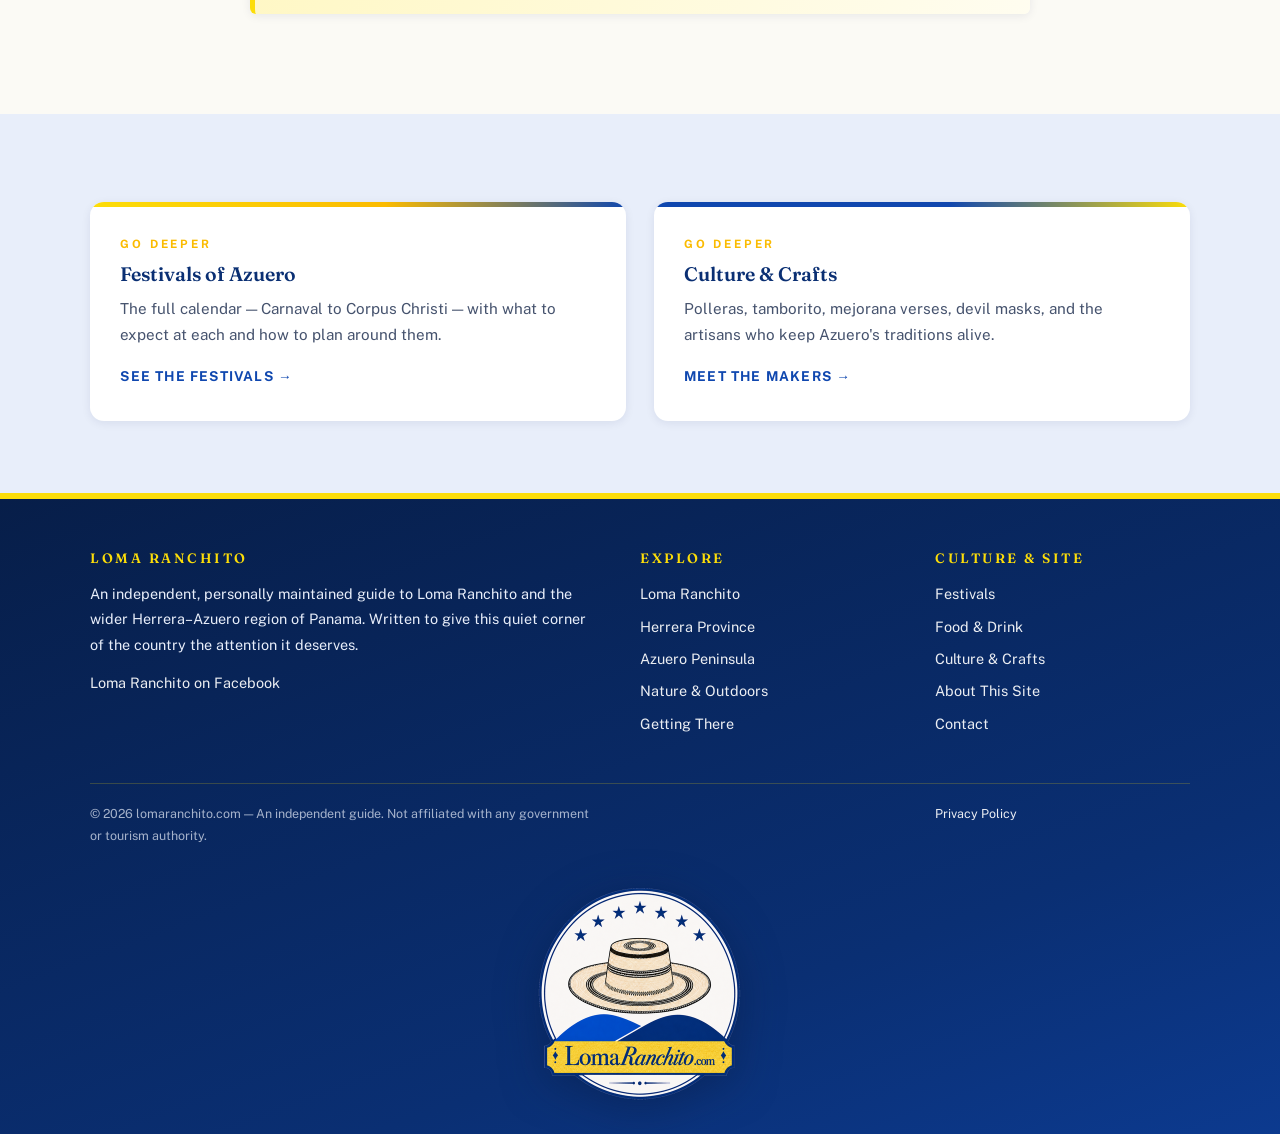
<file: azuero.html>
<!DOCTYPE html>
<html lang="en">
<head>
    <meta charset="UTF-8">
    <meta name="viewport" content="width=device-width, initial-scale=1.0">
    <title>The Azuero Peninsula — Panama's Cradle of Folklore</title>
    <meta name="description" content="Guide to Panama's Azuero Peninsula: La Villa de Los Santos, Guararé, Las Tablas, Pedasí, Playa Venao and Isla Iguana — why Azuero is called the cradle of Panamanian folklore.">
    <link rel="canonical" href="https://lomaranchito.com/azuero.html">
    <meta property="og:title" content="The Azuero Peninsula — Panama's Cradle of Folklore">
    <meta property="og:description" content="From the first cry of independence to the country's wildest Carnaval — a guide to Azuero's towns and coast.">
    <meta property="og:type" content="article">
    <meta property="og:url" content="https://lomaranchito.com/azuero.html">

    <link rel="preconnect" href="https://fonts.googleapis.com">
    <link href="https://fonts.googleapis.com/css2?family=Fraunces:ital,wght@0,400;0,600;1,400&family=Public+Sans:wght@300;400;600&display=swap" rel="stylesheet">
    <link rel="stylesheet" href="styles.css">
    <link rel="icon" type="image/png" href="images/logo.png">
    <link rel="apple-touch-icon" href="images/logo.png">
    <script src="site.js" defer></script>

    <!-- Google tag (gtag.js) -->
    <script async src="https://www.googletagmanager.com/gtag/js?id=G-LC1MYZP8YW"></script>
    <script>
      window.dataLayer = window.dataLayer || [];
      function gtag(){dataLayer.push(arguments);}
      gtag('js', new Date());
      gtag('config', 'G-LC1MYZP8YW');
    </script>

    <!-- Google AdSense -->
    <script async src="https://pagead2.googlesyndication.com/pagead/js/adsbygoogle.js?client=ca-pub-9094032428607043"
         crossorigin="anonymous"></script>
</head>
<body>

<div class="ribbon" aria-hidden="true"></div>

<div class="site-top">
    <header class="site-head">
        <div class="head-inner">
            <a class="brand" href="index.html"><img class="brand-logo" src="images/logo.png" width="200" height="200" alt="Loma Ranchito logo — sombrero pintado over blue hills">Loma <em>Ranchito</em></a>
            <span class="brand-tag"><svg class="flag-pa" viewBox="0 0 30 20" role="img" aria-label="Flag of Herrera Province"><rect width="30" height="10" fill="#FCDD09"/><rect y="10" width="30" height="10" fill="#0F47AF"/><g fill="#0F47AF"><circle cx="5" cy="7" r="0.9"/><circle cx="8.3" cy="5.2" r="0.9"/><circle cx="11.7" cy="4" r="0.9"/><circle cx="15" cy="3.6" r="0.9"/><circle cx="18.3" cy="4" r="0.9"/><circle cx="21.7" cy="5.2" r="0.9"/><circle cx="25" cy="7" r="0.9"/></g></svg>Herrera · Azuero · Panamá<svg class="flag-pa" viewBox="0 0 30 20" role="img" aria-label="Flag of Panama"><rect width="30" height="20" fill="#FFFFFF"/><rect x="15" width="15" height="10" fill="#D21034"/><rect y="10" width="15" height="10" fill="#005293"/><polygon fill="#005293" points="7.5,2 8.205,4.029 10.353,4.073 8.641,5.371 9.263,7.427 7.5,6.2 5.737,7.427 6.359,5.371 4.647,4.073 6.795,4.029"/><polygon fill="#D21034" points="22.5,12 23.205,14.029 25.353,14.073 23.641,15.371 24.263,17.427 22.5,16.2 20.737,17.427 21.359,15.371 19.647,14.073 21.795,14.029"/></svg></span>
        </div>
    </header>
    <nav class="site-nav" aria-label="Main">
        <ul>
            <li><a href="index.html">Home</a></li>
            <li><a href="loma-ranchito.html">Loma Ranchito</a></li>
            <li><a href="herrera.html">Herrera</a></li>
            <li><a class="here" href="azuero.html">Azuero</a></li>
            <li><a href="festivals.html">Festivals</a></li>
            <li><a href="food.html">Food &amp; Drink</a></li>
            <li><a href="culture.html">Culture</a></li>
            <li><a href="nature.html">Nature</a></li>
            <li><a href="getting-there.html">Getting There</a></li>
            <li><a href="/eq/">Mapa de sismos</a></li>
            <li><a href="about.html">About</a></li>
        </ul>
    </nav>
</div>

<main>

    <section class="hero-banner">
        <div class="hero-banner-text">
            <span class="eyebrow">The Peninsula</span>
            <h1 class="small">Azuero</h1>
            <p class="lede">The square of land hanging off Panama's Pacific coast is the country's cultural taproot — where independence was first shouted, where the pollera was perfected, and where Carnaval is a way of life.</p>
        </div>
        <img class="hero-banner-img" src="images/header-banner.jpg" width="1600" height="400" alt="Illustration of the Azuero hills in Herrera's blue and yellow — a hilltop village with a chapel, palms, and a horse beneath an arc of seven stars">
    </section>

    <div class="crumbs"><a href="index.html">Home</a> › Azuero Peninsula</div>

    <section class="band">
        <div class="wrap-narrow prose">
            <p class="kicker">Overview</p>
            <h2 class="sec">The cradle of Panamanian folklore</h2>
            <div class="rule"></div>
            <p>Ask a Panamanian where the country's traditions come from and the answer is almost always the same: Azuero. The peninsula — shared mainly by <a href="herrera.html">Herrera</a> and Los Santos provinces, with a slice of Veraguas on its wild western coast — was settled early and densely by Spanish colonists, and its relative isolation let a distinct interior culture ripen for centuries: the pollera and the montuno, the tamborito and the mejorana, the ox-cart, the cane-liquor still, and the patron-saint festival.</p>
            <p>It is also historically bold. On November 10, 1821, the town of La Villa de Los Santos issued the <em>Primer Grito de la Independencia</em> — the "first cry" for independence from Spain — jumping ahead of Panama City by nearly three weeks. Azuerenses have never let the capital forget it.</p>
            <p>Geographically the peninsula is a study in contrasts: a dry, deforested eastern plain that is Panama's driest corner, a green mountainous spine in the west, and a southern coast that swings from sleepy fishing villages to some of the country's best surf.</p>
        </div>
    </section>

    <section class="band sand">
        <div class="wrap">
            <div class="center">
                <p class="kicker">The Circuit</p>
                <h2 class="sec">Down the eastern road</h2>
                <div class="rule"></div>
                <p style="max-width:640px;margin:0 auto 2.5rem;color:var(--ink-soft);">The classic Azuero route runs south from Chitré along the eastern coast — each town a short hop from the last, each with its own claim to fame.</p>
            </div>
            <div class="grid-2">
                <div class="card">
                    <p class="card-label">First Cry of Independence</p>
                    <h3>La Villa de Los Santos</h3>
                    <p>Just across the La Villa River from Chitré, this small colonial town looms large in national history — home of the 1821 Primer Grito and of the church of San Atanasio, a baroque jewel. Come at Corpus Christi (May or June) when the diablicos — dancing devils in fantastically grotesque masks — take over the streets in one of Panama's oldest traditions.</p>
                </div>
                <div class="card alt-gold">
                    <p class="card-label">Music &amp; the Mejorana</p>
                    <h3>Guararé</h3>
                    <p>A quiet town with an outsized role in Panamanian culture: every September it hosts the Festival Nacional de la Mejorana, the country's most important folkloric festival — five-string mejorana guitars, décima singers, ox-cart parades, and dancers from every province. The rest of the year, Guararé returns to fishing and farming as if nothing happened.</p>
                </div>
                <div class="card alt-sky">
                    <p class="card-label">Carnaval Capital</p>
                    <h3>Las Tablas</h3>
                    <p>Capital of Los Santos province and undisputed capital of Panamanian Carnaval. For four days before Ash Wednesday the town splits into two rival streets — Calle Arriba and Calle Abajo — that battle with floats, fireworks, queens, and water trucks (culecos) in the country's biggest party. Las Tablas is also the heartland of the pollera; its July festival of Santa Librada crowns the finest.</p>
                </div>
                <div class="card alt-green">
                    <p class="card-label">Tip of the Peninsula</p>
                    <h3>Pedasí &amp; Playa Venao</h3>
                    <p>At Azuero's southeastern tip, Pedasí has grown from fishing village to laid-back travel hub: boat trips to the Isla Iguana wildlife refuge, tuna fishing, and empty gold-sand beaches. Half an hour on, the horseshoe bay of Playa Venao is one of Panama's premier surf breaks, with a friendly international scene that still shuts down early.</p>
                </div>
            </div>
        </div>
    </section>

    <section class="band">
        <div class="wrap-narrow prose">
            <p class="kicker">The Other Azuero</p>
            <h2 class="sec">West of the plain</h2>
            <div class="rule"></div>
            <p>Most visitors never leave the eastern circuit — which is exactly why the peninsula's western half rewards the detour. The land climbs through Herrera's highland districts toward forested ridges like El Montuoso, where spring-fed rivers begin and communities such as <a href="loma-ranchito.html">Loma Ranchito</a> farm the cooler slopes. Further south, the remote Cerro Hoya massif on the Veraguas–Los Santos border protects some of the last old-growth forest on the Pacific slope.</p>
            <p>Out here the roads are rougher and the Spanish is essential, but the reward is the Azuero that existed before tourism: cattle drives at dawn, cheese sold from kitchen windows, and hillsides that turn to cloud forest as you climb. Pair it with the <a href="nature.html">Nature guide</a> to plan a highlands day.</p>
            <div class="callout">
                <strong>When to come:</strong> For fiestas — Carnaval (Feb/March), Corpus Christi (May/June), Santa Librada (July), the Mejorana (September). For beaches and dry roads — December through April. For green hills and empty towns — the rainy months in between.
            </div>
        </div>
    </section>

    <section class="band green-soft">
        <div class="wrap">
            <div class="next-links">
                <div class="card alt-gold">
                    <p class="card-label">Go Deeper</p>
                    <h3>Festivals of Azuero</h3>
                    <p>The full calendar — Carnaval to Corpus Christi — with what to expect at each and how to plan around them.</p>
                    <a class="more" href="festivals.html">See the festivals →</a>
                </div>
                <div class="card">
                    <p class="card-label">Go Deeper</p>
                    <h3>Culture &amp; Crafts</h3>
                    <p>Polleras, tamborito, mejorana verses, devil masks, and the artisans who keep Azuero's traditions alive.</p>
                    <a class="more" href="culture.html">Meet the makers →</a>
                </div>
            </div>
        </div>
    </section>

</main>

<footer class="site-foot">
    <div class="foot-inner">
        <div>
            <h4>Loma Ranchito</h4>
            <p>An independent, personally maintained guide to Loma Ranchito and the wider Herrera–Azuero region of Panama. Written to give this quiet corner of the country the attention it deserves.</p>
            <p style="margin-top:0.8rem;"><a href="https://www.facebook.com/lomaranchito.ranchito" target="_blank" rel="noopener noreferrer">Loma Ranchito on Facebook</a></p>
        </div>
        <div>
            <h4>Explore</h4>
            <ul>
                <li><a href="loma-ranchito.html">Loma Ranchito</a></li>
                <li><a href="herrera.html">Herrera Province</a></li>
                <li><a href="azuero.html">Azuero Peninsula</a></li>
                <li><a href="nature.html">Nature &amp; Outdoors</a></li>
                <li><a href="getting-there.html">Getting There</a></li>
            </ul>
        </div>
        <div>
            <h4>Culture &amp; Site</h4>
            <ul>
                <li><a href="festivals.html">Festivals</a></li>
                <li><a href="food.html">Food &amp; Drink</a></li>
                <li><a href="culture.html">Culture &amp; Crafts</a></li>
                <li><a href="about.html">About This Site</a></li>
                <li><a href="contact.html">Contact</a></li>
            </ul>
        </div>
    </div>
    <div class="foot-bottom">
        <span>© 2026 lomaranchito.com — An independent guide. Not affiliated with any government or tourism authority.</span>
        <span><a href="privacy.html">Privacy Policy</a></span>
    </div>
    <div class="foot-logo">
        <img src="images/logo.png" width="200" height="200" alt="Loma Ranchito logo — sombrero pintado over blue hills">
    </div>
</footer>

</body>
</html>
</file>
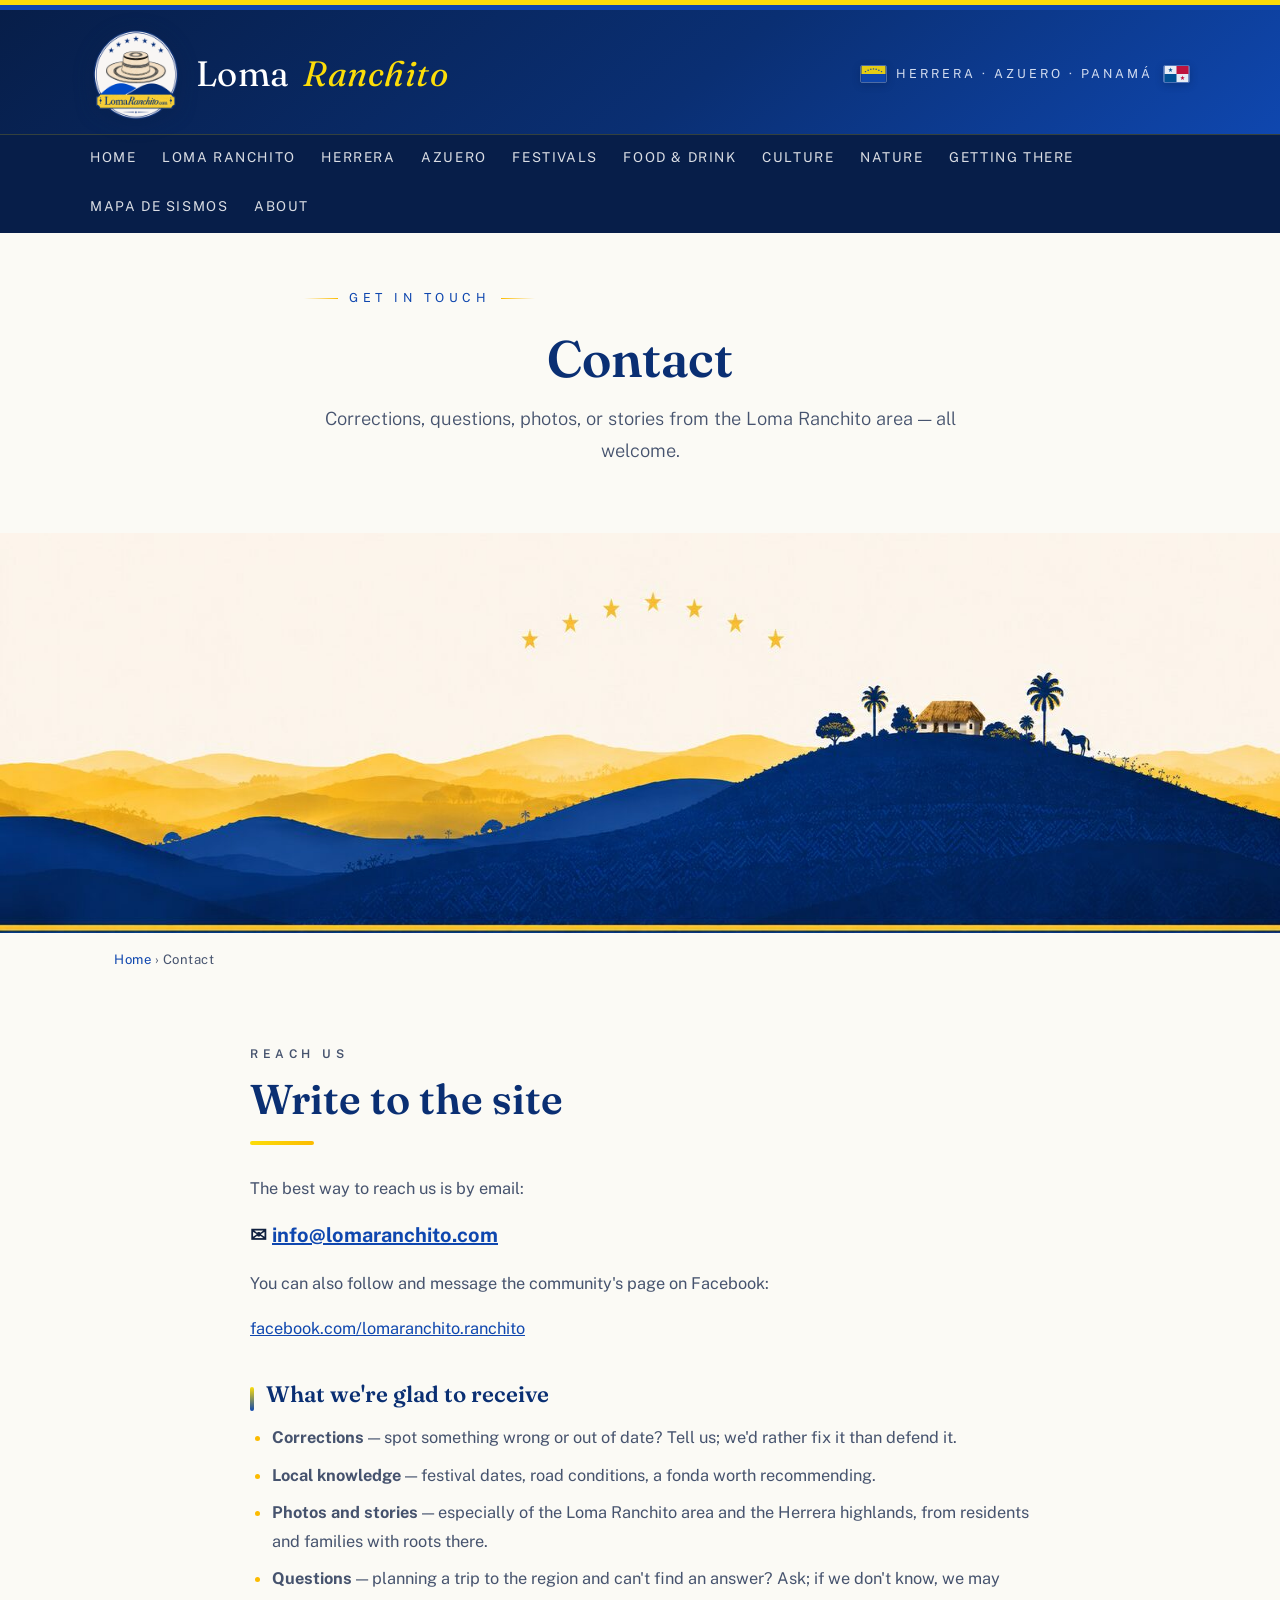
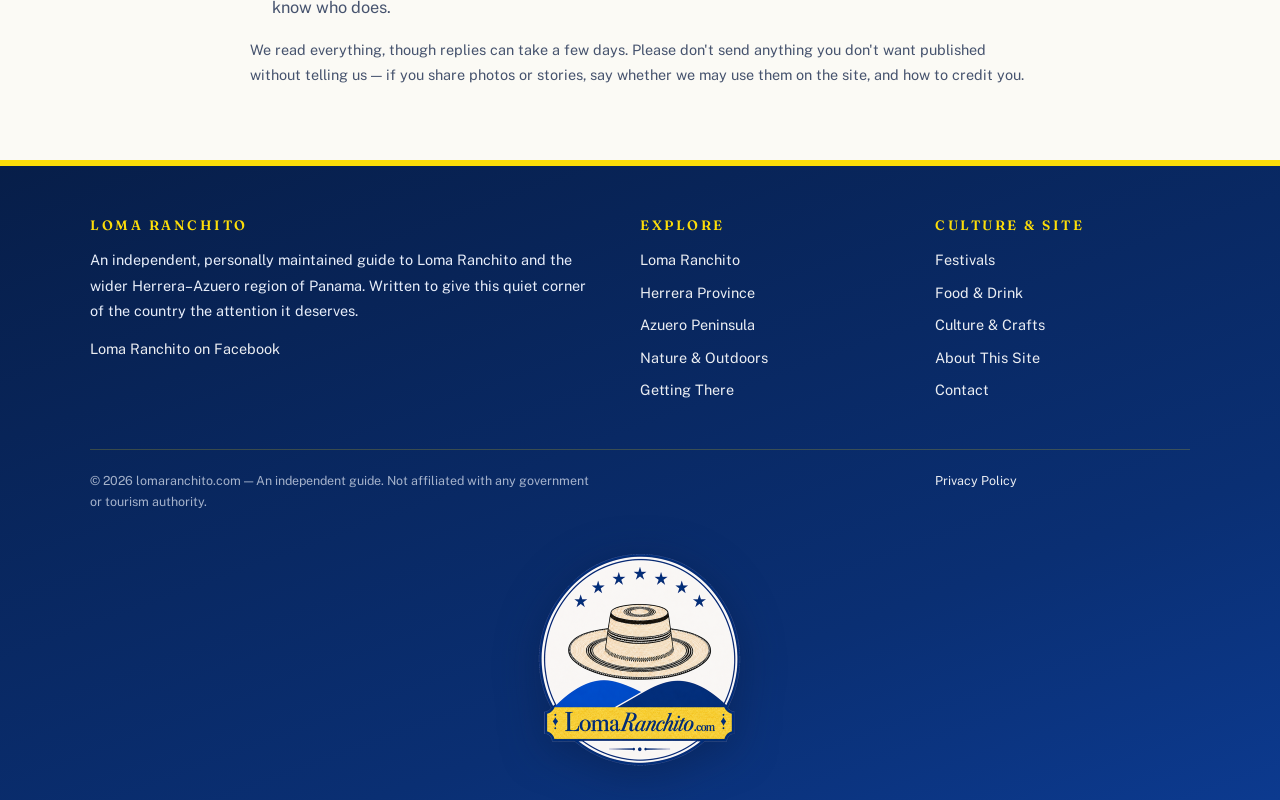
<file: contact.html>
<!DOCTYPE html>
<html lang="en">
<head>
    <meta charset="UTF-8">
    <meta name="viewport" content="width=device-width, initial-scale=1.0">
    <title>Contact — lomaranchito.com</title>
    <meta name="description" content="Contact lomaranchito.com — corrections, questions, photos, or stories about Loma Ranchito and the Herrera–Azuero region of Panama.">
    <link rel="canonical" href="https://lomaranchito.com/contact.html">
    <meta property="og:title" content="Contact — lomaranchito.com">
    <meta property="og:description" content="Get in touch with the maintainers of lomaranchito.com.">
    <meta property="og:type" content="website">
    <meta property="og:url" content="https://lomaranchito.com/contact.html">

    <link rel="preconnect" href="https://fonts.googleapis.com">
    <link href="https://fonts.googleapis.com/css2?family=Fraunces:ital,wght@0,400;0,600;1,400&family=Public+Sans:wght@300;400;600&display=swap" rel="stylesheet">
    <link rel="stylesheet" href="styles.css">
    <link rel="icon" type="image/png" href="images/logo.png">
    <link rel="apple-touch-icon" href="images/logo.png">
    <script src="site.js" defer></script>

    <!-- Google tag (gtag.js) -->
    <script async src="https://www.googletagmanager.com/gtag/js?id=G-LC1MYZP8YW"></script>
    <script>
      window.dataLayer = window.dataLayer || [];
      function gtag(){dataLayer.push(arguments);}
      gtag('js', new Date());
      gtag('config', 'G-LC1MYZP8YW');
    </script>

    <!-- Google AdSense -->
    <script async src="https://pagead2.googlesyndication.com/pagead/js/adsbygoogle.js?client=ca-pub-9094032428607043"
         crossorigin="anonymous"></script>
</head>
<body>

<div class="ribbon" aria-hidden="true"></div>

<div class="site-top">
    <header class="site-head">
        <div class="head-inner">
            <a class="brand" href="index.html"><img class="brand-logo" src="images/logo.png" width="200" height="200" alt="Loma Ranchito logo — sombrero pintado over blue hills">Loma <em>Ranchito</em></a>
            <span class="brand-tag"><svg class="flag-pa" viewBox="0 0 30 20" role="img" aria-label="Flag of Herrera Province"><rect width="30" height="10" fill="#FCDD09"/><rect y="10" width="30" height="10" fill="#0F47AF"/><g fill="#0F47AF"><circle cx="5" cy="7" r="0.9"/><circle cx="8.3" cy="5.2" r="0.9"/><circle cx="11.7" cy="4" r="0.9"/><circle cx="15" cy="3.6" r="0.9"/><circle cx="18.3" cy="4" r="0.9"/><circle cx="21.7" cy="5.2" r="0.9"/><circle cx="25" cy="7" r="0.9"/></g></svg>Herrera · Azuero · Panamá<svg class="flag-pa" viewBox="0 0 30 20" role="img" aria-label="Flag of Panama"><rect width="30" height="20" fill="#FFFFFF"/><rect x="15" width="15" height="10" fill="#D21034"/><rect y="10" width="15" height="10" fill="#005293"/><polygon fill="#005293" points="7.5,2 8.205,4.029 10.353,4.073 8.641,5.371 9.263,7.427 7.5,6.2 5.737,7.427 6.359,5.371 4.647,4.073 6.795,4.029"/><polygon fill="#D21034" points="22.5,12 23.205,14.029 25.353,14.073 23.641,15.371 24.263,17.427 22.5,16.2 20.737,17.427 21.359,15.371 19.647,14.073 21.795,14.029"/></svg></span>
        </div>
    </header>
    <nav class="site-nav" aria-label="Main">
        <ul>
            <li><a href="index.html">Home</a></li>
            <li><a href="loma-ranchito.html">Loma Ranchito</a></li>
            <li><a href="herrera.html">Herrera</a></li>
            <li><a href="azuero.html">Azuero</a></li>
            <li><a href="festivals.html">Festivals</a></li>
            <li><a href="food.html">Food &amp; Drink</a></li>
            <li><a href="culture.html">Culture</a></li>
            <li><a href="nature.html">Nature</a></li>
            <li><a href="getting-there.html">Getting There</a></li>
            <li><a href="/eq/">Mapa de sismos</a></li>
            <li><a href="about.html">About</a></li>
        </ul>
    </nav>
</div>

<main>

    <section class="hero-banner">
        <div class="hero-banner-text">
            <span class="eyebrow">Get in Touch</span>
            <h1 class="small">Contact</h1>
            <p class="lede">Corrections, questions, photos, or stories from the Loma Ranchito area — all welcome.</p>
        </div>
        <img class="hero-banner-img" src="images/header-banner.jpg" width="1600" height="400" alt="Illustration of the Azuero hills in Herrera's blue and yellow — a hilltop village with a chapel, palms, and a horse beneath an arc of seven stars">
    </section>

    <div class="crumbs"><a href="index.html">Home</a> › Contact</div>

    <section class="band">
        <div class="wrap-narrow prose">
            <p class="kicker">Reach Us</p>
            <h2 class="sec">Write to the site</h2>
            <div class="rule"></div>
            <p>The best way to reach us is by email:</p>
            <p style="font-size:1.25rem;"><strong>✉ <a href="mailto:info@lomaranchito.com">info@lomaranchito.com</a></strong></p>
            <p>You can also follow and message the community's page on Facebook:</p>
            <p><a href="https://www.facebook.com/lomaranchito.ranchito" target="_blank" rel="noopener noreferrer">facebook.com/lomaranchito.ranchito</a></p>

            <h3>What we're glad to receive</h3>
            <ul>
                <li><strong>Corrections</strong> — spot something wrong or out of date? Tell us; we'd rather fix it than defend it.</li>
                <li><strong>Local knowledge</strong> — festival dates, road conditions, a fonda worth recommending.</li>
                <li><strong>Photos and stories</strong> — especially of the Loma Ranchito area and the Herrera highlands, from residents and families with roots there.</li>
                <li><strong>Questions</strong> — planning a trip to the region and can't find an answer? Ask; if we don't know, we may know who does.</li>
            </ul>
            <p style="font-size:0.9rem;color:var(--ink-soft);">We read everything, though replies can take a few days. Please don't send anything you don't want published without telling us — if you share photos or stories, say whether we may use them on the site, and how to credit you.</p>
        </div>
    </section>

</main>

<footer class="site-foot">
    <div class="foot-inner">
        <div>
            <h4>Loma Ranchito</h4>
            <p>An independent, personally maintained guide to Loma Ranchito and the wider Herrera–Azuero region of Panama. Written to give this quiet corner of the country the attention it deserves.</p>
            <p style="margin-top:0.8rem;"><a href="https://www.facebook.com/lomaranchito.ranchito" target="_blank" rel="noopener noreferrer">Loma Ranchito on Facebook</a></p>
        </div>
        <div>
            <h4>Explore</h4>
            <ul>
                <li><a href="loma-ranchito.html">Loma Ranchito</a></li>
                <li><a href="herrera.html">Herrera Province</a></li>
                <li><a href="azuero.html">Azuero Peninsula</a></li>
                <li><a href="nature.html">Nature &amp; Outdoors</a></li>
                <li><a href="getting-there.html">Getting There</a></li>
            </ul>
        </div>
        <div>
            <h4>Culture &amp; Site</h4>
            <ul>
                <li><a href="festivals.html">Festivals</a></li>
                <li><a href="food.html">Food &amp; Drink</a></li>
                <li><a href="culture.html">Culture &amp; Crafts</a></li>
                <li><a href="about.html">About This Site</a></li>
                <li><a href="contact.html">Contact</a></li>
            </ul>
        </div>
    </div>
    <div class="foot-bottom">
        <span>© 2026 lomaranchito.com — An independent guide. Not affiliated with any government or tourism authority.</span>
        <span><a href="privacy.html">Privacy Policy</a></span>
    </div>
    <div class="foot-logo">
        <img src="images/logo.png" width="200" height="200" alt="Loma Ranchito logo — sombrero pintado over blue hills">
    </div>
</footer>

</body>
</html>
</file>
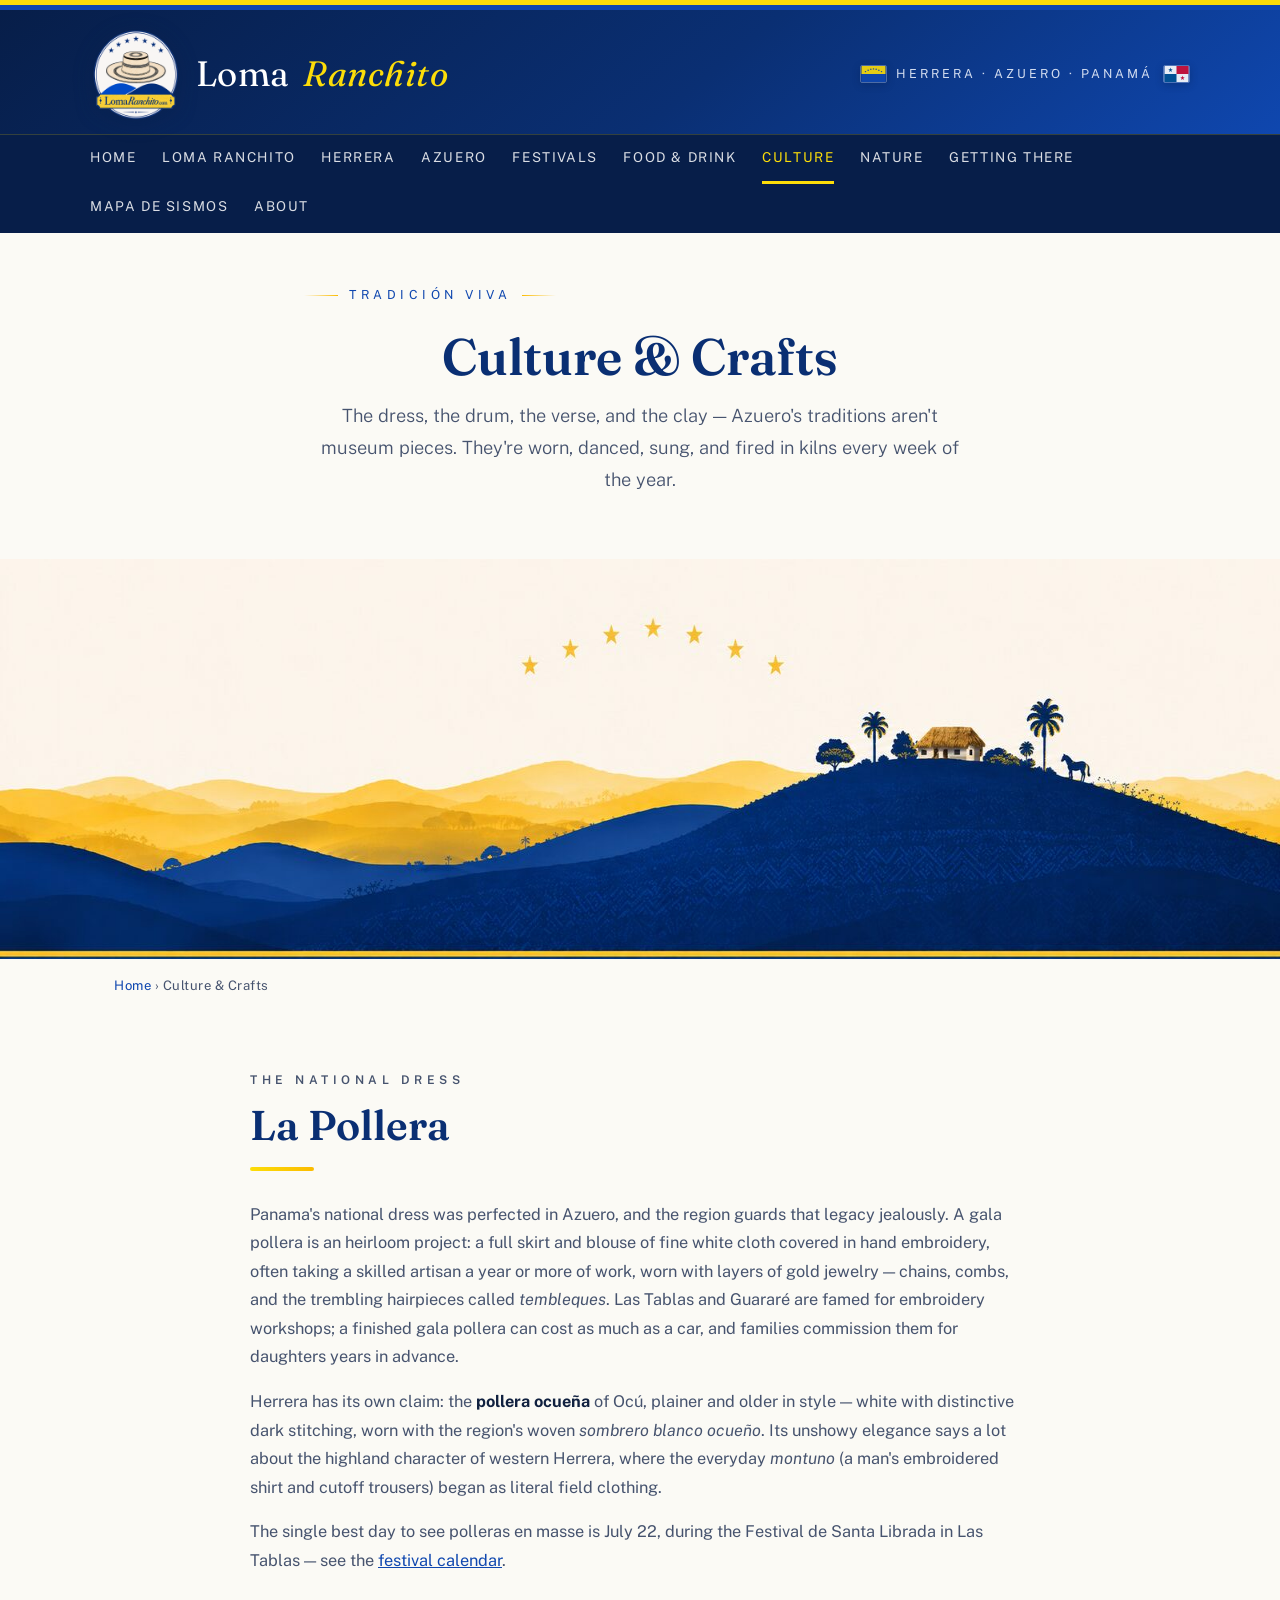
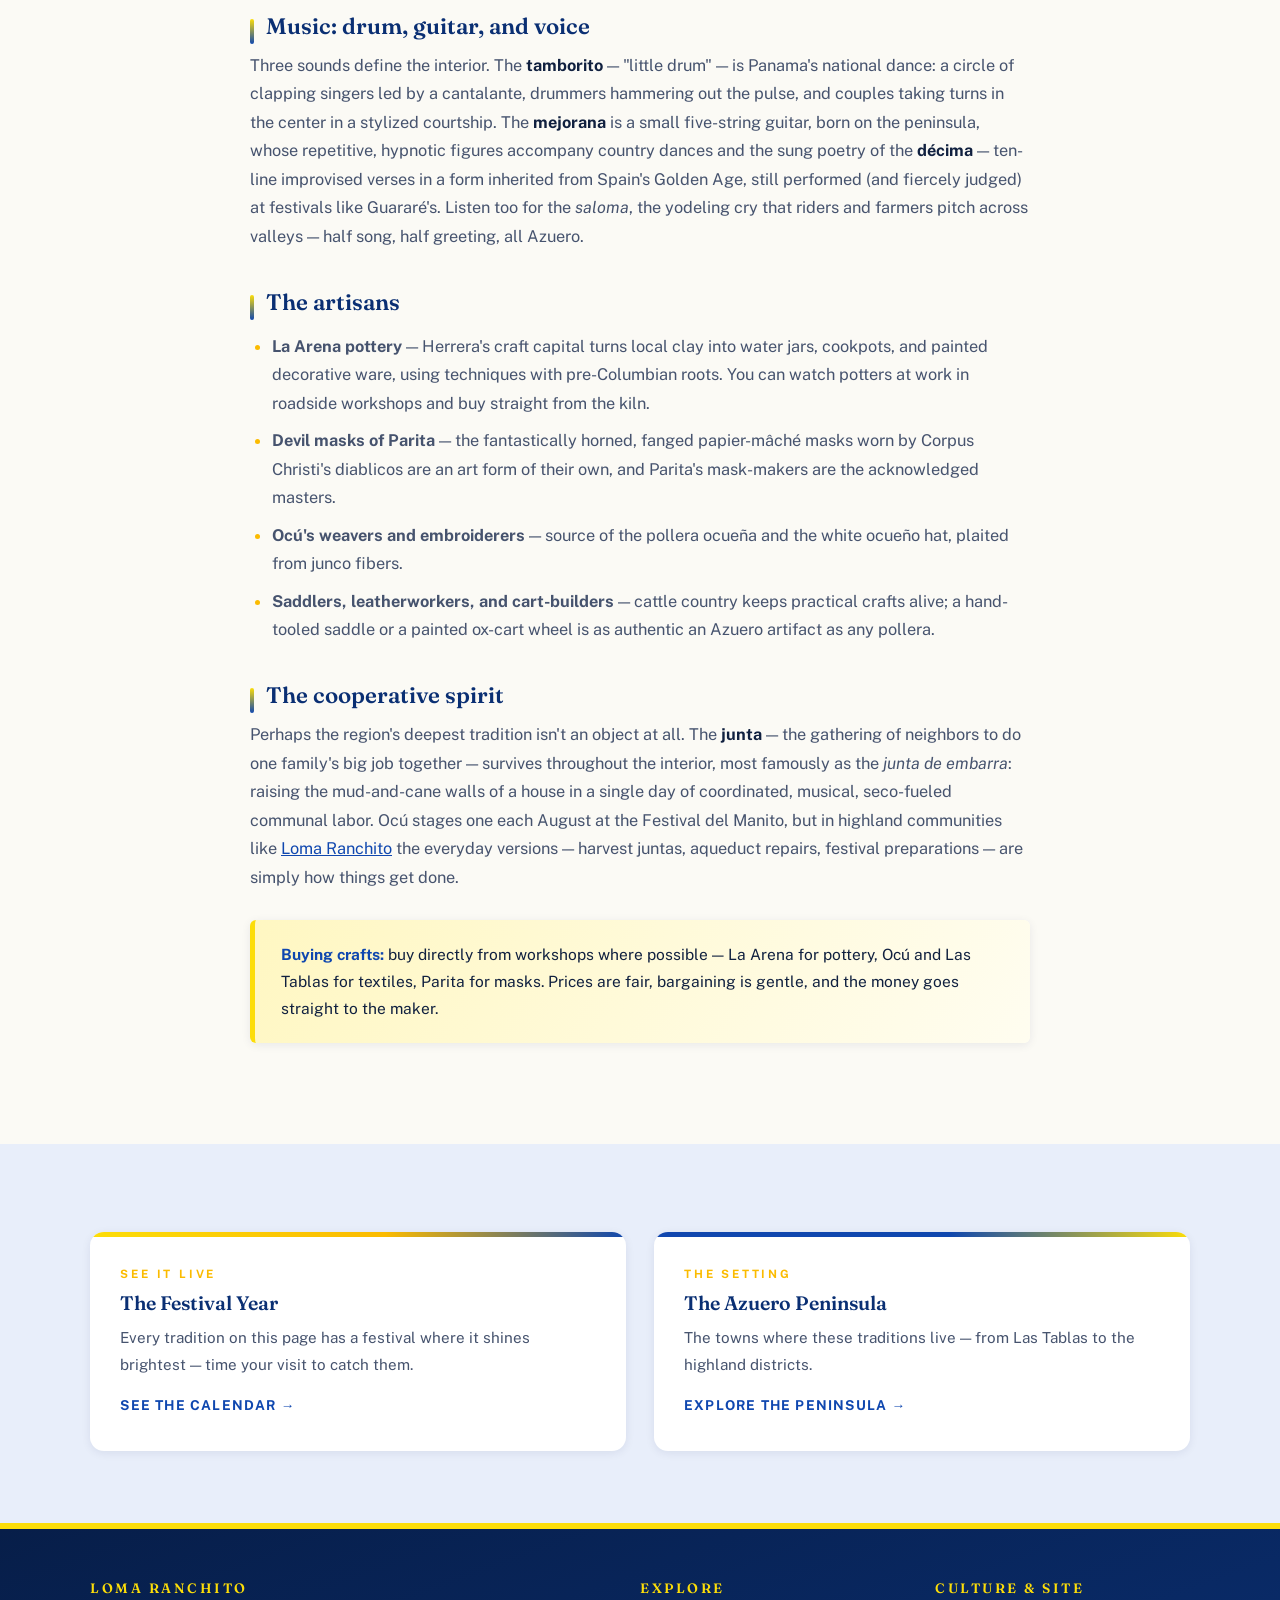
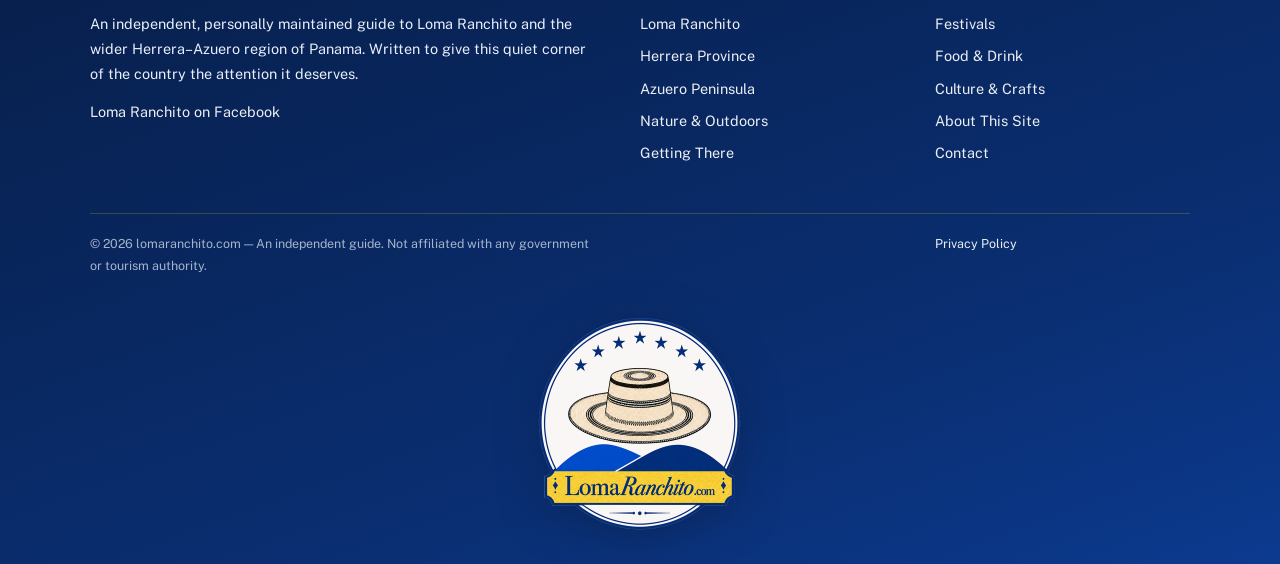
<file: culture.html>
<!DOCTYPE html>
<html lang="en">
<head>
    <meta charset="UTF-8">
    <meta name="viewport" content="width=device-width, initial-scale=1.0">
    <title>Culture &amp; Crafts of Azuero — Pollera, Tamborito &amp; Artisans</title>
    <meta name="description" content="The living culture of Panama's Azuero region: the pollera and pollera ocueña, tamborito and mejorana music, décimas, devil masks of Parita, La Arena pottery, and the junta de embarra tradition.">
    <link rel="canonical" href="https://lomaranchito.com/culture.html">
    <meta property="og:title" content="Culture & Crafts of Azuero — Pollera, Tamborito & Artisans">
    <meta property="og:description" content="The national dress, the drum dance, the five-string guitar, and the artisans who keep Panama's traditions alive.">
    <meta property="og:type" content="article">
    <meta property="og:url" content="https://lomaranchito.com/culture.html">

    <link rel="preconnect" href="https://fonts.googleapis.com">
    <link href="https://fonts.googleapis.com/css2?family=Fraunces:ital,wght@0,400;0,600;1,400&family=Public+Sans:wght@300;400;600&display=swap" rel="stylesheet">
    <link rel="stylesheet" href="styles.css">
    <link rel="icon" type="image/png" href="images/logo.png">
    <link rel="apple-touch-icon" href="images/logo.png">
    <script src="site.js" defer></script>

    <!-- Google tag (gtag.js) -->
    <script async src="https://www.googletagmanager.com/gtag/js?id=G-LC1MYZP8YW"></script>
    <script>
      window.dataLayer = window.dataLayer || [];
      function gtag(){dataLayer.push(arguments);}
      gtag('js', new Date());
      gtag('config', 'G-LC1MYZP8YW');
    </script>

    <!-- Google AdSense -->
    <script async src="https://pagead2.googlesyndication.com/pagead/js/adsbygoogle.js?client=ca-pub-9094032428607043"
         crossorigin="anonymous"></script>
</head>
<body>

<div class="ribbon" aria-hidden="true"></div>

<div class="site-top">
    <header class="site-head">
        <div class="head-inner">
            <a class="brand" href="index.html"><img class="brand-logo" src="images/logo.png" width="200" height="200" alt="Loma Ranchito logo — sombrero pintado over blue hills">Loma <em>Ranchito</em></a>
            <span class="brand-tag"><svg class="flag-pa" viewBox="0 0 30 20" role="img" aria-label="Flag of Herrera Province"><rect width="30" height="10" fill="#FCDD09"/><rect y="10" width="30" height="10" fill="#0F47AF"/><g fill="#0F47AF"><circle cx="5" cy="7" r="0.9"/><circle cx="8.3" cy="5.2" r="0.9"/><circle cx="11.7" cy="4" r="0.9"/><circle cx="15" cy="3.6" r="0.9"/><circle cx="18.3" cy="4" r="0.9"/><circle cx="21.7" cy="5.2" r="0.9"/><circle cx="25" cy="7" r="0.9"/></g></svg>Herrera · Azuero · Panamá<svg class="flag-pa" viewBox="0 0 30 20" role="img" aria-label="Flag of Panama"><rect width="30" height="20" fill="#FFFFFF"/><rect x="15" width="15" height="10" fill="#D21034"/><rect y="10" width="15" height="10" fill="#005293"/><polygon fill="#005293" points="7.5,2 8.205,4.029 10.353,4.073 8.641,5.371 9.263,7.427 7.5,6.2 5.737,7.427 6.359,5.371 4.647,4.073 6.795,4.029"/><polygon fill="#D21034" points="22.5,12 23.205,14.029 25.353,14.073 23.641,15.371 24.263,17.427 22.5,16.2 20.737,17.427 21.359,15.371 19.647,14.073 21.795,14.029"/></svg></span>
        </div>
    </header>
    <nav class="site-nav" aria-label="Main">
        <ul>
            <li><a href="index.html">Home</a></li>
            <li><a href="loma-ranchito.html">Loma Ranchito</a></li>
            <li><a href="herrera.html">Herrera</a></li>
            <li><a href="azuero.html">Azuero</a></li>
            <li><a href="festivals.html">Festivals</a></li>
            <li><a href="food.html">Food &amp; Drink</a></li>
            <li><a class="here" href="culture.html">Culture</a></li>
            <li><a href="nature.html">Nature</a></li>
            <li><a href="getting-there.html">Getting There</a></li>
            <li><a href="/eq/">Mapa de sismos</a></li>
            <li><a href="about.html">About</a></li>
        </ul>
    </nav>
</div>

<main>

    <section class="hero-banner">
        <div class="hero-banner-text">
            <span class="eyebrow">Tradición Viva</span>
            <h1 class="small">Culture &amp; Crafts</h1>
            <p class="lede">The dress, the drum, the verse, and the clay — Azuero's traditions aren't museum pieces. They're worn, danced, sung, and fired in kilns every week of the year.</p>
        </div>
        <img class="hero-banner-img" src="images/header-banner.jpg" width="1600" height="400" alt="Illustration of the Azuero hills in Herrera's blue and yellow — a hilltop village with a chapel, palms, and a horse beneath an arc of seven stars">
    </section>

    <div class="crumbs"><a href="index.html">Home</a> › Culture &amp; Crafts</div>

    <section class="band">
        <div class="wrap-narrow prose">
            <p class="kicker">The National Dress</p>
            <h2 class="sec">La Pollera</h2>
            <div class="rule"></div>
            <p>Panama's national dress was perfected in Azuero, and the region guards that legacy jealously. A gala pollera is an heirloom project: a full skirt and blouse of fine white cloth covered in hand embroidery, often taking a skilled artisan a year or more of work, worn with layers of gold jewelry — chains, combs, and the trembling hairpieces called <em>tembleques</em>. Las Tablas and Guararé are famed for embroidery workshops; a finished gala pollera can cost as much as a car, and families commission them for daughters years in advance.</p>
            <p>Herrera has its own claim: the <strong>pollera ocueña</strong> of Ocú, plainer and older in style — white with distinctive dark stitching, worn with the region's woven <em>sombrero blanco ocueño</em>. Its unshowy elegance says a lot about the highland character of western Herrera, where the everyday <em>montuno</em> (a man's embroidered shirt and cutoff trousers) began as literal field clothing.</p>
            <p>The single best day to see polleras en masse is July 22, during the Festival de Santa Librada in Las Tablas — see the <a href="festivals.html">festival calendar</a>.</p>

            <h3>Music: drum, guitar, and voice</h3>
            <p>Three sounds define the interior. The <strong>tamborito</strong> — "little drum" — is Panama's national dance: a circle of clapping singers led by a cantalante, drummers hammering out the pulse, and couples taking turns in the center in a stylized courtship. The <strong>mejorana</strong> is a small five-string guitar, born on the peninsula, whose repetitive, hypnotic figures accompany country dances and the sung poetry of the <strong>décima</strong> — ten-line improvised verses in a form inherited from Spain's Golden Age, still performed (and fiercely judged) at festivals like Guararé's. Listen too for the <em>saloma</em>, the yodeling cry that riders and farmers pitch across valleys — half song, half greeting, all Azuero.</p>

            <h3>The artisans</h3>
            <ul>
                <li><strong>La Arena pottery</strong> — Herrera's craft capital turns local clay into water jars, cookpots, and painted decorative ware, using techniques with pre-Columbian roots. You can watch potters at work in roadside workshops and buy straight from the kiln.</li>
                <li><strong>Devil masks of Parita</strong> — the fantastically horned, fanged papier-mâché masks worn by Corpus Christi's diablicos are an art form of their own, and Parita's mask-makers are the acknowledged masters.</li>
                <li><strong>Ocú's weavers and embroiderers</strong> — source of the pollera ocueña and the white ocueño hat, plaited from junco fibers.</li>
                <li><strong>Saddlers, leatherworkers, and cart-builders</strong> — cattle country keeps practical crafts alive; a hand-tooled saddle or a painted ox-cart wheel is as authentic an Azuero artifact as any pollera.</li>
            </ul>

            <h3>The cooperative spirit</h3>
            <p>Perhaps the region's deepest tradition isn't an object at all. The <strong>junta</strong> — the gathering of neighbors to do one family's big job together — survives throughout the interior, most famously as the <em>junta de embarra</em>: raising the mud-and-cane walls of a house in a single day of coordinated, musical, seco-fueled communal labor. Ocú stages one each August at the Festival del Manito, but in highland communities like <a href="loma-ranchito.html">Loma Ranchito</a> the everyday versions — harvest juntas, aqueduct repairs, festival preparations — are simply how things get done.</p>

            <div class="callout">
                <strong>Buying crafts:</strong> buy directly from workshops where possible — La Arena for pottery, Ocú and Las Tablas for textiles, Parita for masks. Prices are fair, bargaining is gentle, and the money goes straight to the maker.
            </div>
        </div>
    </section>

    <section class="band green-soft">
        <div class="wrap">
            <div class="next-links">
                <div class="card alt-gold">
                    <p class="card-label">See It Live</p>
                    <h3>The Festival Year</h3>
                    <p>Every tradition on this page has a festival where it shines brightest — time your visit to catch them.</p>
                    <a class="more" href="festivals.html">See the calendar →</a>
                </div>
                <div class="card alt-sky">
                    <p class="card-label">The Setting</p>
                    <h3>The Azuero Peninsula</h3>
                    <p>The towns where these traditions live — from Las Tablas to the highland districts.</p>
                    <a class="more" href="azuero.html">Explore the peninsula →</a>
                </div>
            </div>
        </div>
    </section>

</main>

<footer class="site-foot">
    <div class="foot-inner">
        <div>
            <h4>Loma Ranchito</h4>
            <p>An independent, personally maintained guide to Loma Ranchito and the wider Herrera–Azuero region of Panama. Written to give this quiet corner of the country the attention it deserves.</p>
            <p style="margin-top:0.8rem;"><a href="https://www.facebook.com/lomaranchito.ranchito" target="_blank" rel="noopener noreferrer">Loma Ranchito on Facebook</a></p>
        </div>
        <div>
            <h4>Explore</h4>
            <ul>
                <li><a href="loma-ranchito.html">Loma Ranchito</a></li>
                <li><a href="herrera.html">Herrera Province</a></li>
                <li><a href="azuero.html">Azuero Peninsula</a></li>
                <li><a href="nature.html">Nature &amp; Outdoors</a></li>
                <li><a href="getting-there.html">Getting There</a></li>
            </ul>
        </div>
        <div>
            <h4>Culture &amp; Site</h4>
            <ul>
                <li><a href="festivals.html">Festivals</a></li>
                <li><a href="food.html">Food &amp; Drink</a></li>
                <li><a href="culture.html">Culture &amp; Crafts</a></li>
                <li><a href="about.html">About This Site</a></li>
                <li><a href="contact.html">Contact</a></li>
            </ul>
        </div>
    </div>
    <div class="foot-bottom">
        <span>© 2026 lomaranchito.com — An independent guide. Not affiliated with any government or tourism authority.</span>
        <span><a href="privacy.html">Privacy Policy</a></span>
    </div>
    <div class="foot-logo">
        <img src="images/logo.png" width="200" height="200" alt="Loma Ranchito logo — sombrero pintado over blue hills">
    </div>
</footer>

</body>
</html>
</file>
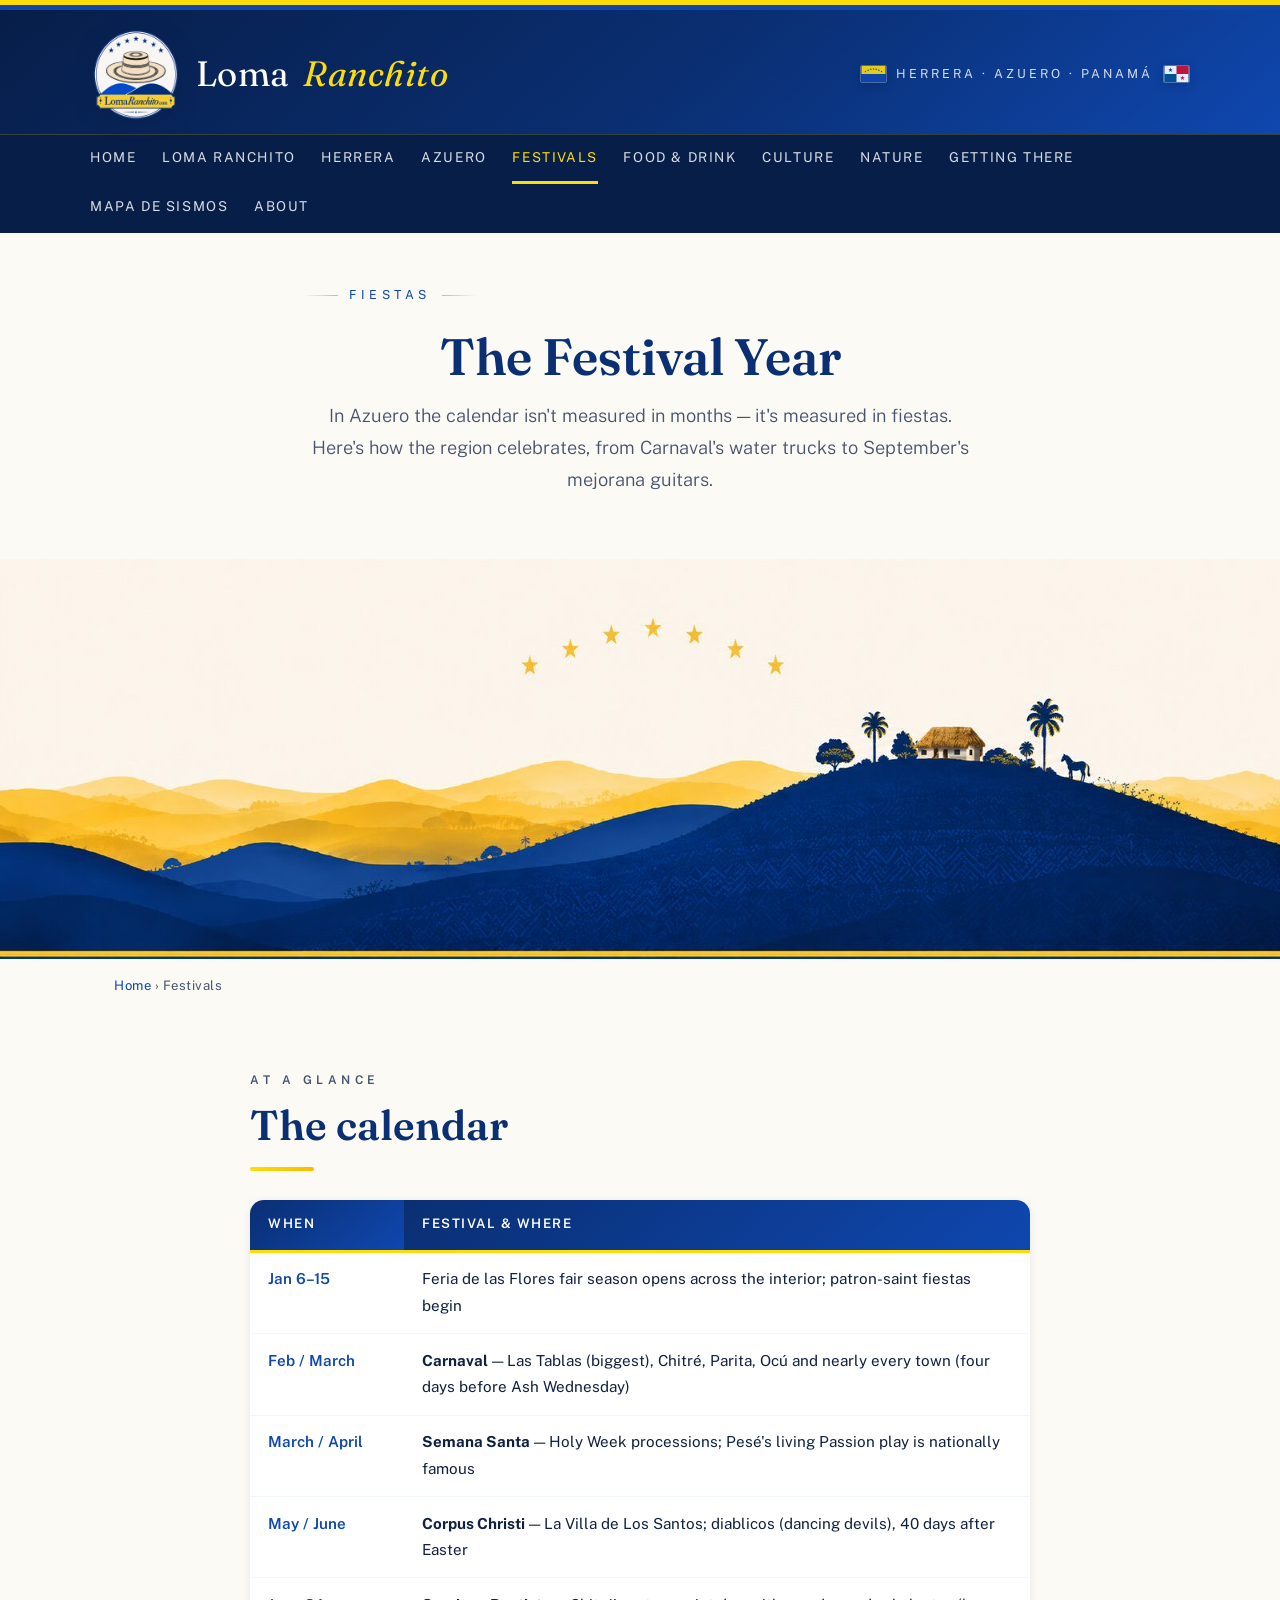
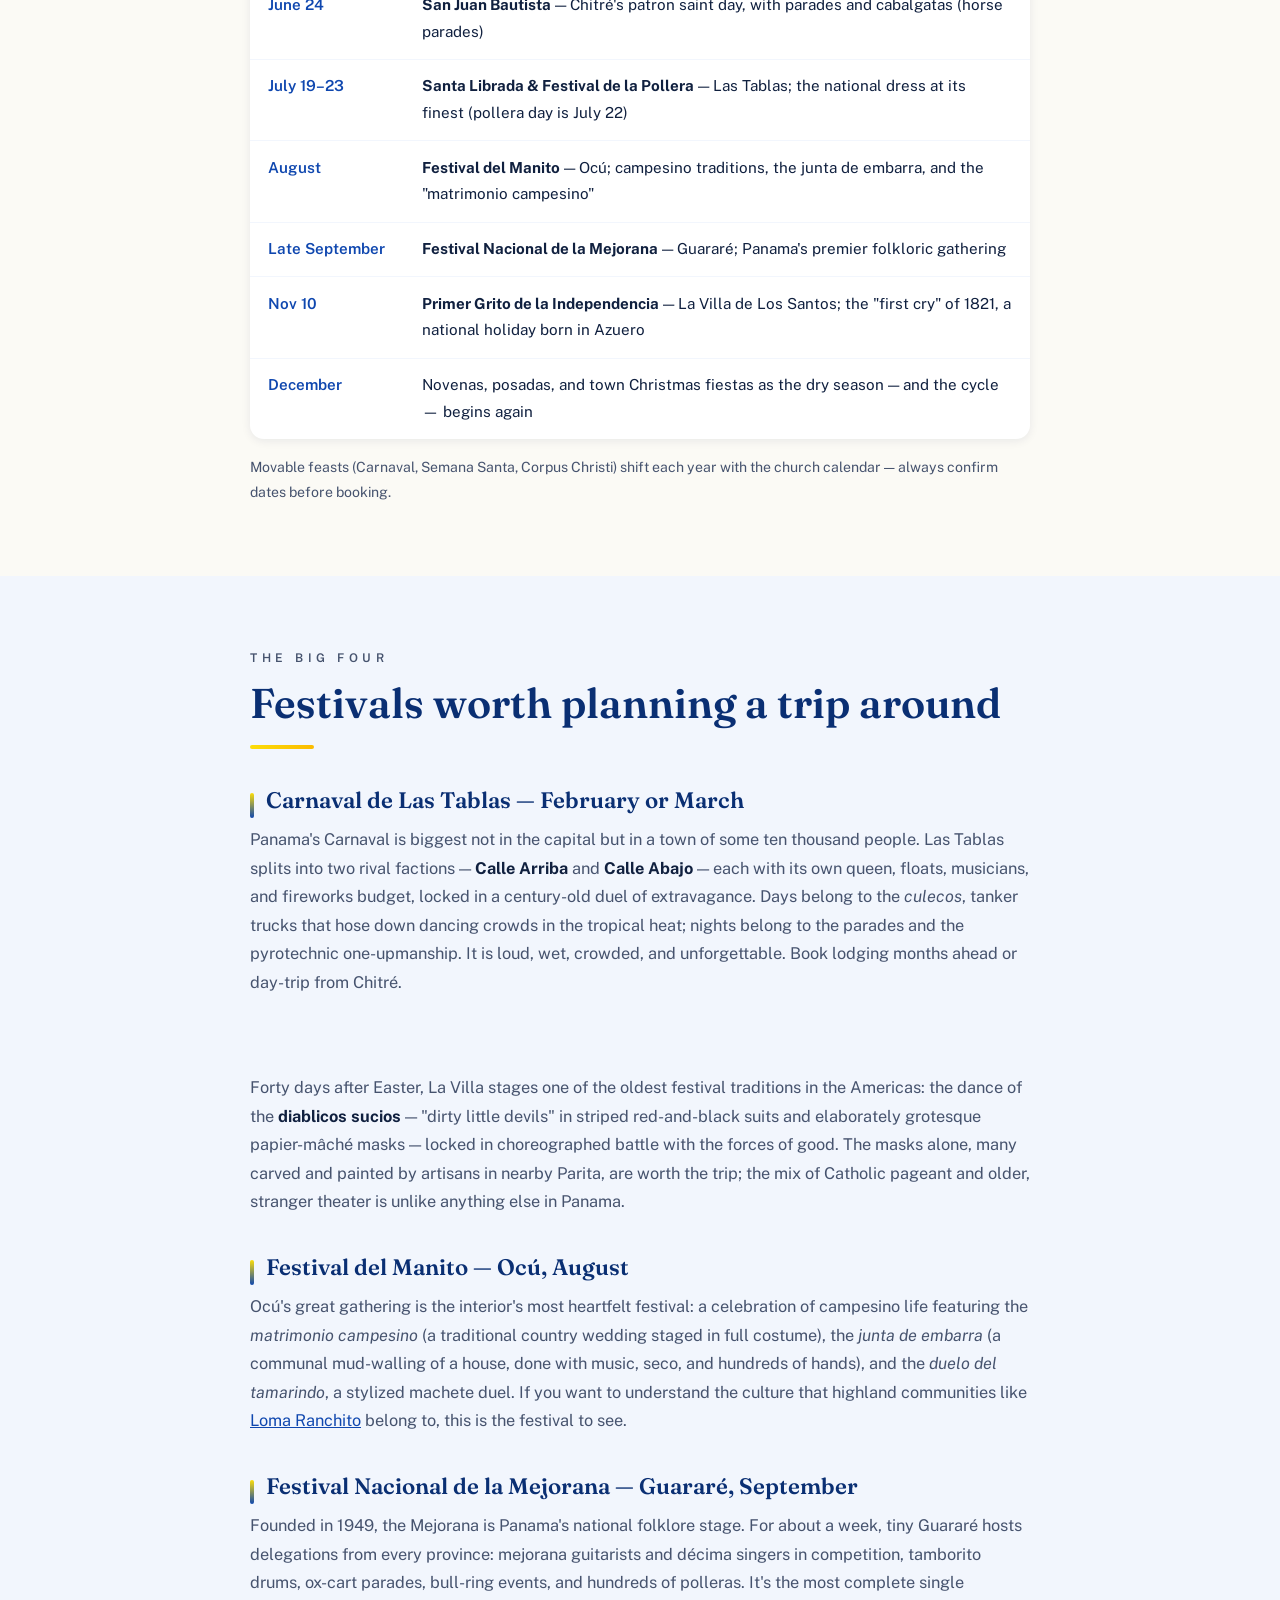
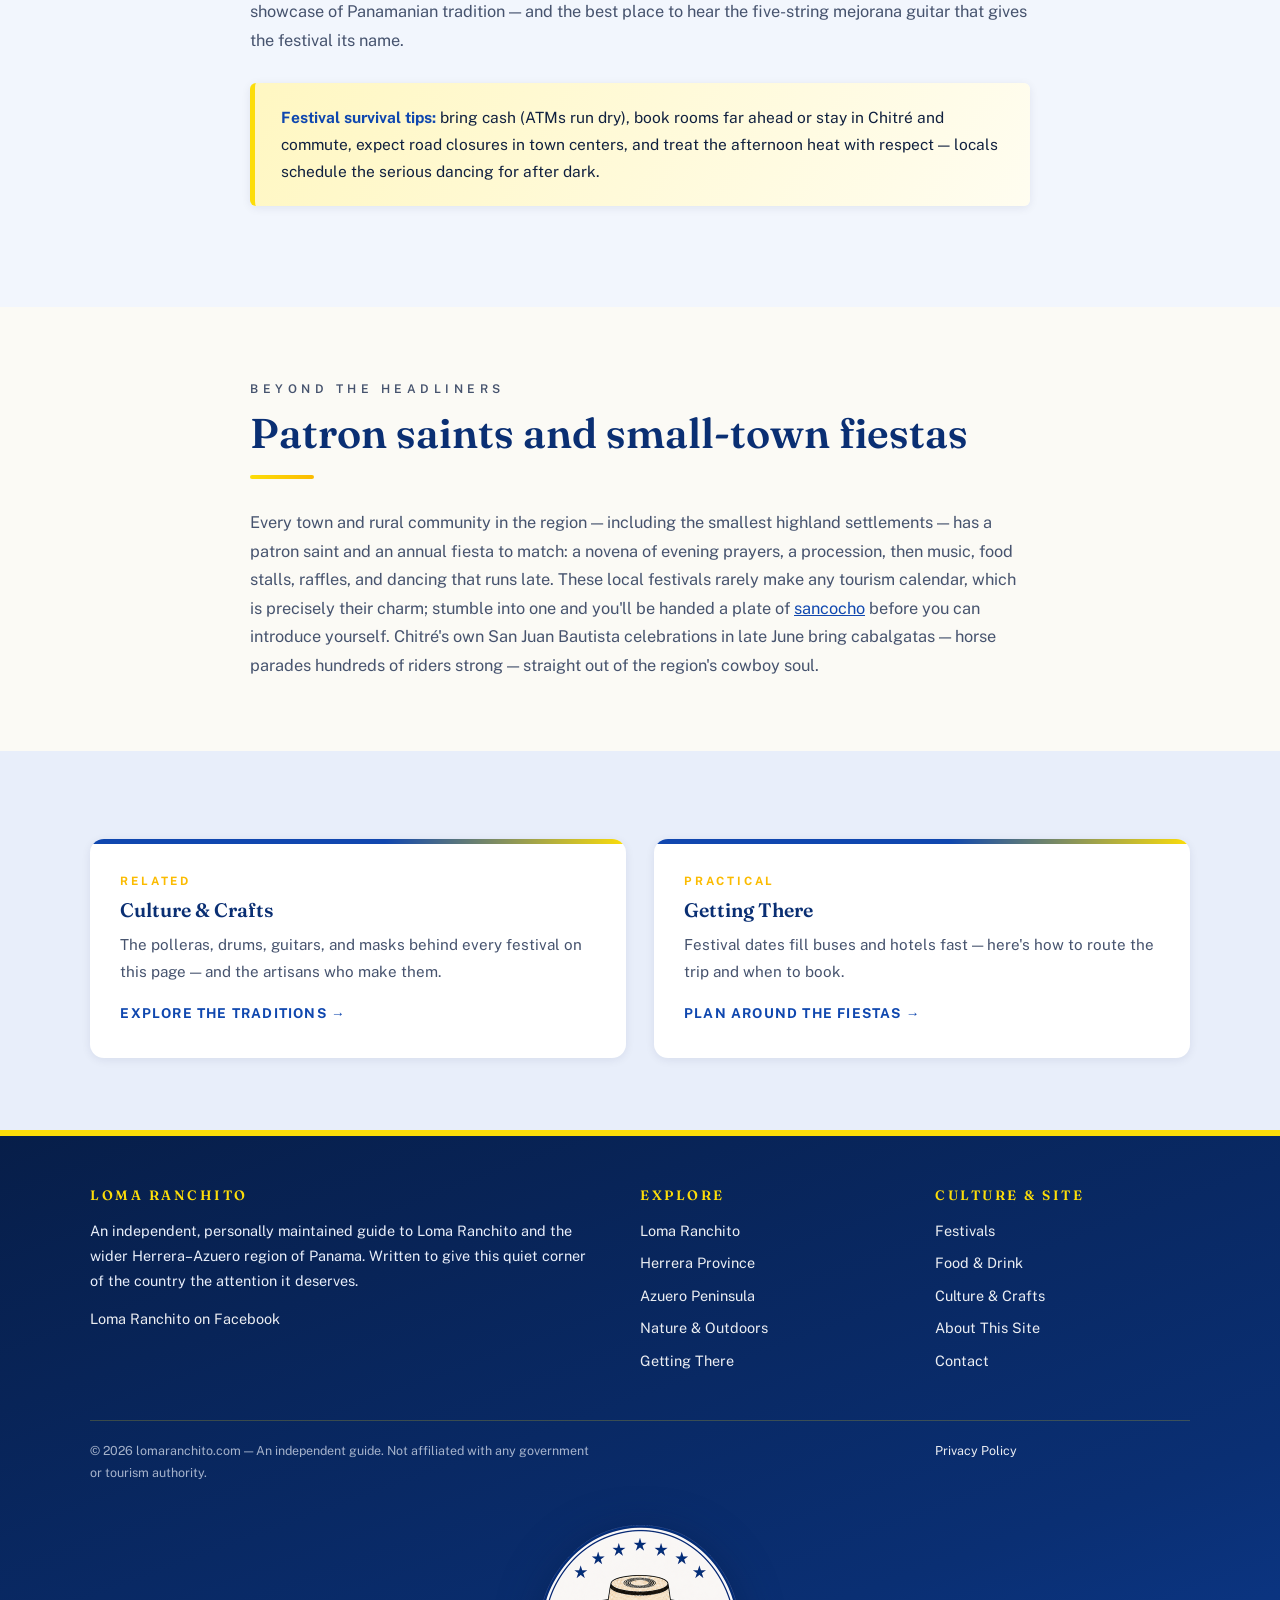
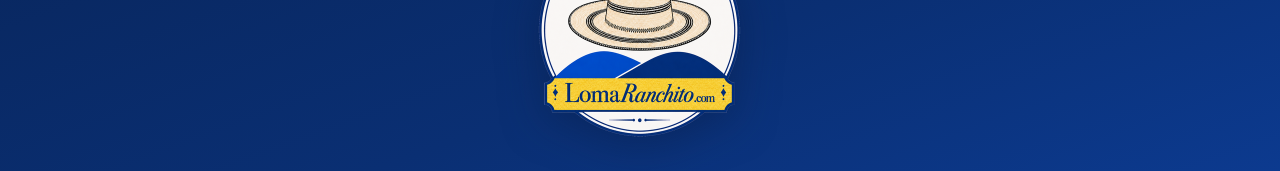
<file: festivals.html>
<!DOCTYPE html>
<html lang="en">
<head>
    <meta charset="UTF-8">
    <meta name="viewport" content="width=device-width, initial-scale=1.0">
    <title>Festivals of Azuero &amp; Herrera — Panama's Fiesta Calendar</title>
    <meta name="description" content="The festival calendar of Panama's Azuero Peninsula: Carnaval in Las Tablas, Corpus Christi's dancing devils, Santa Librada and the pollera festival, Festival del Manito in Ocú, and the Mejorana in Guararé.">
    <link rel="canonical" href="https://lomaranchito.com/festivals.html">
    <meta property="og:title" content="Festivals of Azuero & Herrera — Panama's Fiesta Calendar">
    <meta property="og:description" content="Carnaval, dancing devils, pollera parades and mejorana music — how Azuero celebrates its year.">
    <meta property="og:type" content="article">
    <meta property="og:url" content="https://lomaranchito.com/festivals.html">

    <link rel="preconnect" href="https://fonts.googleapis.com">
    <link href="https://fonts.googleapis.com/css2?family=Fraunces:ital,wght@0,400;0,600;1,400&family=Public+Sans:wght@300;400;600&display=swap" rel="stylesheet">
    <link rel="stylesheet" href="styles.css">
    <link rel="icon" type="image/png" href="images/logo.png">
    <link rel="apple-touch-icon" href="images/logo.png">
    <script src="site.js" defer></script>

    <!-- Google tag (gtag.js) -->
    <script async src="https://www.googletagmanager.com/gtag/js?id=G-LC1MYZP8YW"></script>
    <script>
      window.dataLayer = window.dataLayer || [];
      function gtag(){dataLayer.push(arguments);}
      gtag('js', new Date());
      gtag('config', 'G-LC1MYZP8YW');
    </script>

    <!-- Google AdSense -->
    <script async src="https://pagead2.googlesyndication.com/pagead/js/adsbygoogle.js?client=ca-pub-9094032428607043"
         crossorigin="anonymous"></script>
</head>
<body>

<div class="ribbon" aria-hidden="true"></div>

<div class="site-top">
    <header class="site-head">
        <div class="head-inner">
            <a class="brand" href="index.html"><img class="brand-logo" src="images/logo.png" width="200" height="200" alt="Loma Ranchito logo — sombrero pintado over blue hills">Loma <em>Ranchito</em></a>
            <span class="brand-tag"><svg class="flag-pa" viewBox="0 0 30 20" role="img" aria-label="Flag of Herrera Province"><rect width="30" height="10" fill="#FCDD09"/><rect y="10" width="30" height="10" fill="#0F47AF"/><g fill="#0F47AF"><circle cx="5" cy="7" r="0.9"/><circle cx="8.3" cy="5.2" r="0.9"/><circle cx="11.7" cy="4" r="0.9"/><circle cx="15" cy="3.6" r="0.9"/><circle cx="18.3" cy="4" r="0.9"/><circle cx="21.7" cy="5.2" r="0.9"/><circle cx="25" cy="7" r="0.9"/></g></svg>Herrera · Azuero · Panamá<svg class="flag-pa" viewBox="0 0 30 20" role="img" aria-label="Flag of Panama"><rect width="30" height="20" fill="#FFFFFF"/><rect x="15" width="15" height="10" fill="#D21034"/><rect y="10" width="15" height="10" fill="#005293"/><polygon fill="#005293" points="7.5,2 8.205,4.029 10.353,4.073 8.641,5.371 9.263,7.427 7.5,6.2 5.737,7.427 6.359,5.371 4.647,4.073 6.795,4.029"/><polygon fill="#D21034" points="22.5,12 23.205,14.029 25.353,14.073 23.641,15.371 24.263,17.427 22.5,16.2 20.737,17.427 21.359,15.371 19.647,14.073 21.795,14.029"/></svg></span>
        </div>
    </header>
    <nav class="site-nav" aria-label="Main">
        <ul>
            <li><a href="index.html">Home</a></li>
            <li><a href="loma-ranchito.html">Loma Ranchito</a></li>
            <li><a href="herrera.html">Herrera</a></li>
            <li><a href="azuero.html">Azuero</a></li>
            <li><a class="here" href="festivals.html">Festivals</a></li>
            <li><a href="food.html">Food &amp; Drink</a></li>
            <li><a href="culture.html">Culture</a></li>
            <li><a href="nature.html">Nature</a></li>
            <li><a href="getting-there.html">Getting There</a></li>
            <li><a href="/eq/">Mapa de sismos</a></li>
            <li><a href="about.html">About</a></li>
        </ul>
    </nav>
</div>

<main>

    <section class="hero-banner">
        <div class="hero-banner-text">
            <span class="eyebrow">Fiestas</span>
            <h1 class="small">The Festival Year</h1>
            <p class="lede">In Azuero the calendar isn't measured in months — it's measured in fiestas. Here's how the region celebrates, from Carnaval's water trucks to September's mejorana guitars.</p>
        </div>
        <img class="hero-banner-img" src="images/header-banner.jpg" width="1600" height="400" alt="Illustration of the Azuero hills in Herrera's blue and yellow — a hilltop village with a chapel, palms, and a horse beneath an arc of seven stars">
    </section>

    <div class="crumbs"><a href="index.html">Home</a> › Festivals</div>

    <section class="band">
        <div class="wrap-narrow prose">
            <p class="kicker">At a Glance</p>
            <h2 class="sec">The calendar</h2>
            <div class="rule"></div>
            <table class="info">
                <tr><th>When</th><th>Festival &amp; Where</th></tr>
                <tr><td>Jan 6–15</td><td>Feria de las Flores fair season opens across the interior; patron-saint fiestas begin</td></tr>
                <tr><td>Feb / March</td><td><strong>Carnaval</strong> — Las Tablas (biggest), Chitré, Parita, Ocú and nearly every town (four days before Ash Wednesday)</td></tr>
                <tr><td>March / April</td><td><strong>Semana Santa</strong> — Holy Week processions; Pesé's living Passion play is nationally famous</td></tr>
                <tr><td>May / June</td><td><strong>Corpus Christi</strong> — La Villa de Los Santos; diablicos (dancing devils), 40 days after Easter</td></tr>
                <tr><td>June 24</td><td><strong>San Juan Bautista</strong> — Chitré's patron saint day, with parades and cabalgatas (horse parades)</td></tr>
                <tr><td>July 19–23</td><td><strong>Santa Librada &amp; Festival de la Pollera</strong> — Las Tablas; the national dress at its finest (pollera day is July 22)</td></tr>
                <tr><td>August</td><td><strong>Festival del Manito</strong> — Ocú; campesino traditions, the junta de embarra, and the "matrimonio campesino"</td></tr>
                <tr><td>Late September</td><td><strong>Festival Nacional de la Mejorana</strong> — Guararé; Panama's premier folkloric gathering</td></tr>
                <tr><td>Nov 10</td><td><strong>Primer Grito de la Independencia</strong> — La Villa de Los Santos; the "first cry" of 1821, a national holiday born in Azuero</td></tr>
                <tr><td>December</td><td>Novenas, posadas, and town Christmas fiestas as the dry season — and the cycle — begins again</td></tr>
            </table>
            <p style="margin-top:1rem;font-size:0.88rem;color:var(--ink-soft);">Movable feasts (Carnaval, Semana Santa, Corpus Christi) shift each year with the church calendar — always confirm dates before booking.</p>
        </div>
    </section>

    <section class="band sand">
        <div class="wrap-narrow prose">
            <p class="kicker">The Big Four</p>
            <h2 class="sec">Festivals worth planning a trip around</h2>
            <div class="rule"></div>

            <h3>Carnaval de Las Tablas — February or March</h3>
            <p>Panama's Carnaval is biggest not in the capital but in a town of some ten thousand people. Las Tablas splits into two rival factions — <strong>Calle Arriba</strong> and <strong>Calle Abajo</strong> — each with its own queen, floats, musicians, and fireworks budget, locked in a century-old duel of extravagance. Days belong to the <em>culecos</em>, tanker trucks that hose down dancing crowds in the tropical heat; nights belong to the parades and the pyrotechnic one-upmanship. It is loud, wet, crowded, and unforgettable. Book lodging months ahead or day-trip from Chitré.</p>

            <h3>Corpus Christi in La Villa de Los Santos — May or June</h3>
            <p>Forty days after Easter, La Villa stages one of the oldest festival traditions in the Americas: the dance of the <strong>diablicos sucios</strong> — "dirty little devils" in striped red-and-black suits and elaborately grotesque papier-mâché masks — locked in choreographed battle with the forces of good. The masks alone, many carved and painted by artisans in nearby Parita, are worth the trip; the mix of Catholic pageant and older, stranger theater is unlike anything else in Panama.</p>

            <h3>Festival del Manito — Ocú, August</h3>
            <p>Ocú's great gathering is the interior's most heartfelt festival: a celebration of campesino life featuring the <em>matrimonio campesino</em> (a traditional country wedding staged in full costume), the <em>junta de embarra</em> (a communal mud-walling of a house, done with music, seco, and hundreds of hands), and the <em>duelo del tamarindo</em>, a stylized machete duel. If you want to understand the culture that highland communities like <a href="loma-ranchito.html">Loma Ranchito</a> belong to, this is the festival to see.</p>

            <h3>Festival Nacional de la Mejorana — Guararé, September</h3>
            <p>Founded in 1949, the Mejorana is Panama's national folklore stage. For about a week, tiny Guararé hosts delegations from every province: mejorana guitarists and décima singers in competition, tamborito drums, ox-cart parades, bull-ring events, and hundreds of polleras. It's the most complete single showcase of Panamanian tradition — and the best place to hear the five-string mejorana guitar that gives the festival its name.</p>

            <div class="callout">
                <strong>Festival survival tips:</strong> bring cash (ATMs run dry), book rooms far ahead or stay in Chitré and commute, expect road closures in town centers, and treat the afternoon heat with respect — locals schedule the serious dancing for after dark.
            </div>
        </div>
    </section>

    <section class="band">
        <div class="wrap-narrow prose">
            <p class="kicker">Beyond the Headliners</p>
            <h2 class="sec">Patron saints and small-town fiestas</h2>
            <div class="rule"></div>
            <p>Every town and rural community in the region — including the smallest highland settlements — has a patron saint and an annual fiesta to match: a novena of evening prayers, a procession, then music, food stalls, raffles, and dancing that runs late. These local festivals rarely make any tourism calendar, which is precisely their charm; stumble into one and you'll be handed a plate of <a href="food.html">sancocho</a> before you can introduce yourself. Chitré's own San Juan Bautista celebrations in late June bring cabalgatas — horse parades hundreds of riders strong — straight out of the region's cowboy soul.</p>
        </div>
    </section>

    <section class="band green-soft">
        <div class="wrap">
            <div class="next-links">
                <div class="card">
                    <p class="card-label">Related</p>
                    <h3>Culture &amp; Crafts</h3>
                    <p>The polleras, drums, guitars, and masks behind every festival on this page — and the artisans who make them.</p>
                    <a class="more" href="culture.html">Explore the traditions →</a>
                </div>
                <div class="card alt-sky">
                    <p class="card-label">Practical</p>
                    <h3>Getting There</h3>
                    <p>Festival dates fill buses and hotels fast — here's how to route the trip and when to book.</p>
                    <a class="more" href="getting-there.html">Plan around the fiestas →</a>
                </div>
            </div>
        </div>
    </section>

</main>

<footer class="site-foot">
    <div class="foot-inner">
        <div>
            <h4>Loma Ranchito</h4>
            <p>An independent, personally maintained guide to Loma Ranchito and the wider Herrera–Azuero region of Panama. Written to give this quiet corner of the country the attention it deserves.</p>
            <p style="margin-top:0.8rem;"><a href="https://www.facebook.com/lomaranchito.ranchito" target="_blank" rel="noopener noreferrer">Loma Ranchito on Facebook</a></p>
        </div>
        <div>
            <h4>Explore</h4>
            <ul>
                <li><a href="loma-ranchito.html">Loma Ranchito</a></li>
                <li><a href="herrera.html">Herrera Province</a></li>
                <li><a href="azuero.html">Azuero Peninsula</a></li>
                <li><a href="nature.html">Nature &amp; Outdoors</a></li>
                <li><a href="getting-there.html">Getting There</a></li>
            </ul>
        </div>
        <div>
            <h4>Culture &amp; Site</h4>
            <ul>
                <li><a href="festivals.html">Festivals</a></li>
                <li><a href="food.html">Food &amp; Drink</a></li>
                <li><a href="culture.html">Culture &amp; Crafts</a></li>
                <li><a href="about.html">About This Site</a></li>
                <li><a href="contact.html">Contact</a></li>
            </ul>
        </div>
    </div>
    <div class="foot-bottom">
        <span>© 2026 lomaranchito.com — An independent guide. Not affiliated with any government or tourism authority.</span>
        <span><a href="privacy.html">Privacy Policy</a></span>
    </div>
    <div class="foot-logo">
        <img src="images/logo.png" width="200" height="200" alt="Loma Ranchito logo — sombrero pintado over blue hills">
    </div>
</footer>

</body>
</html>
</file>
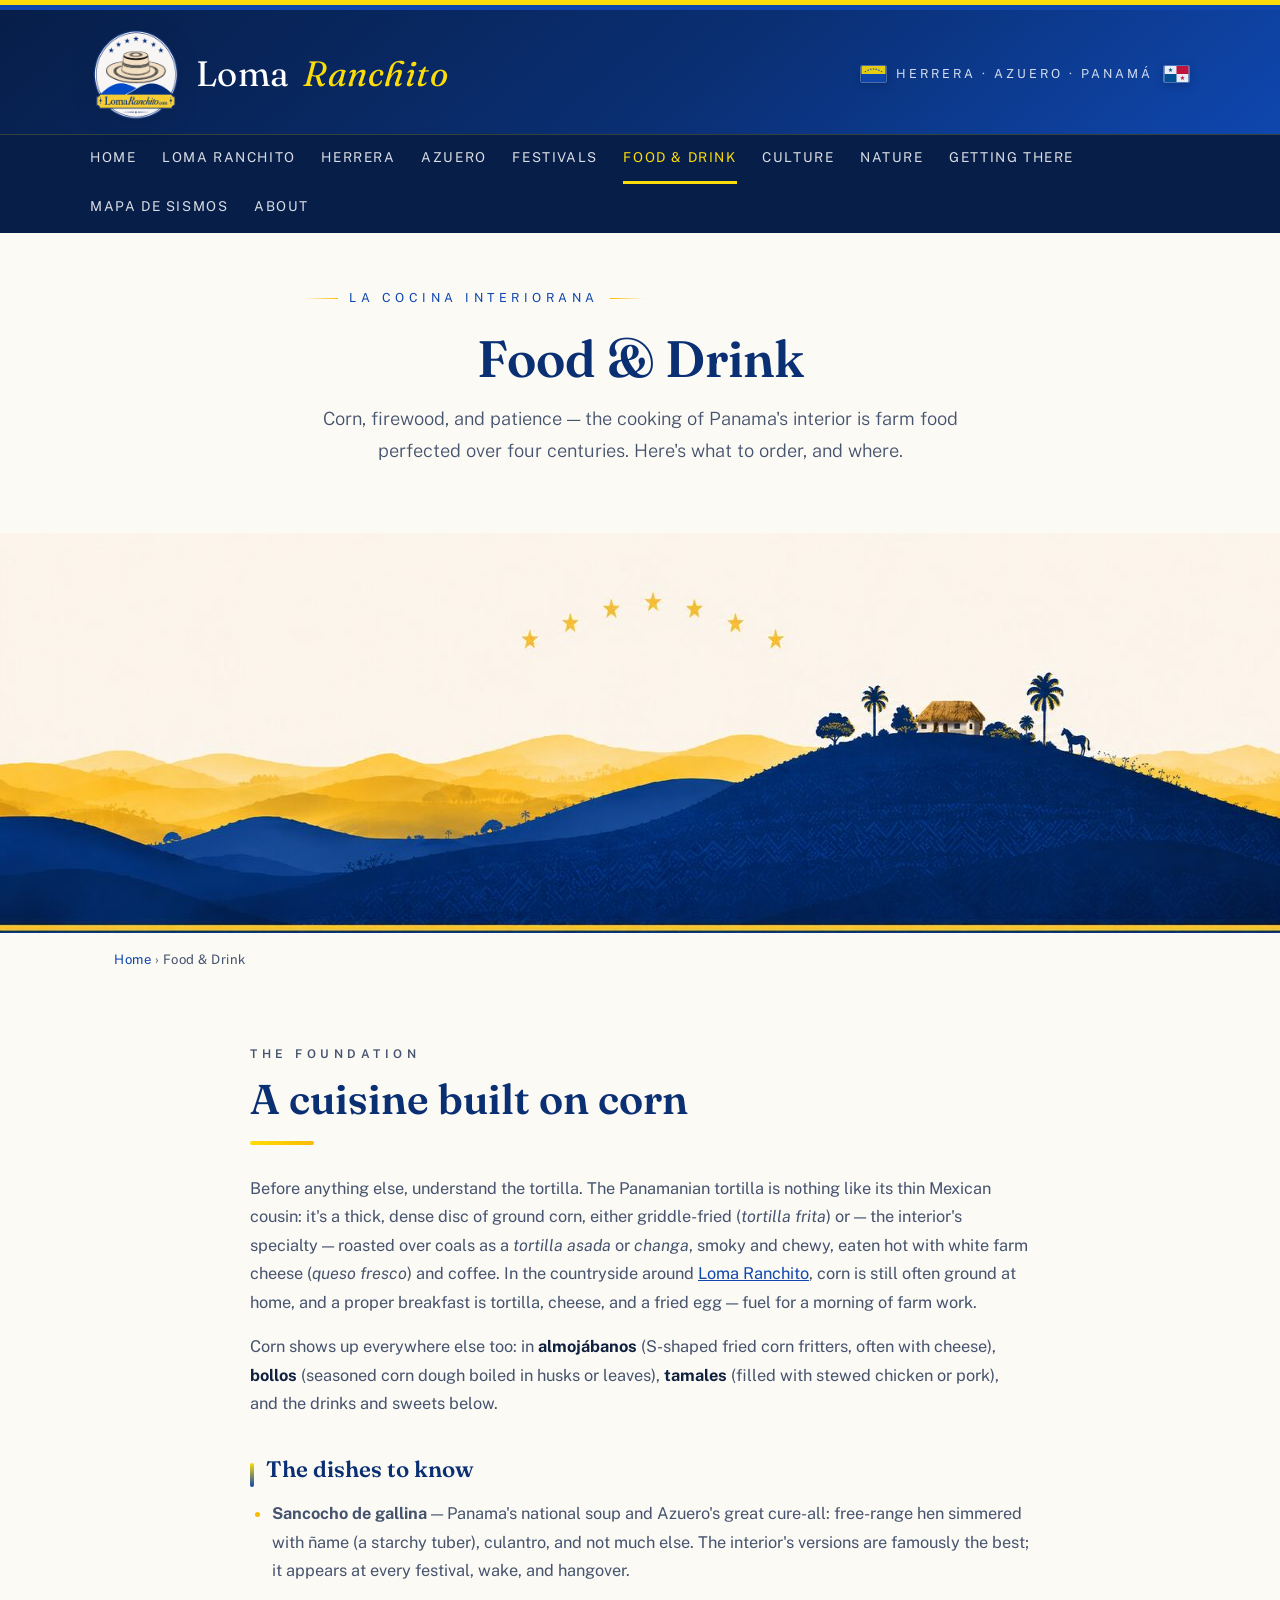
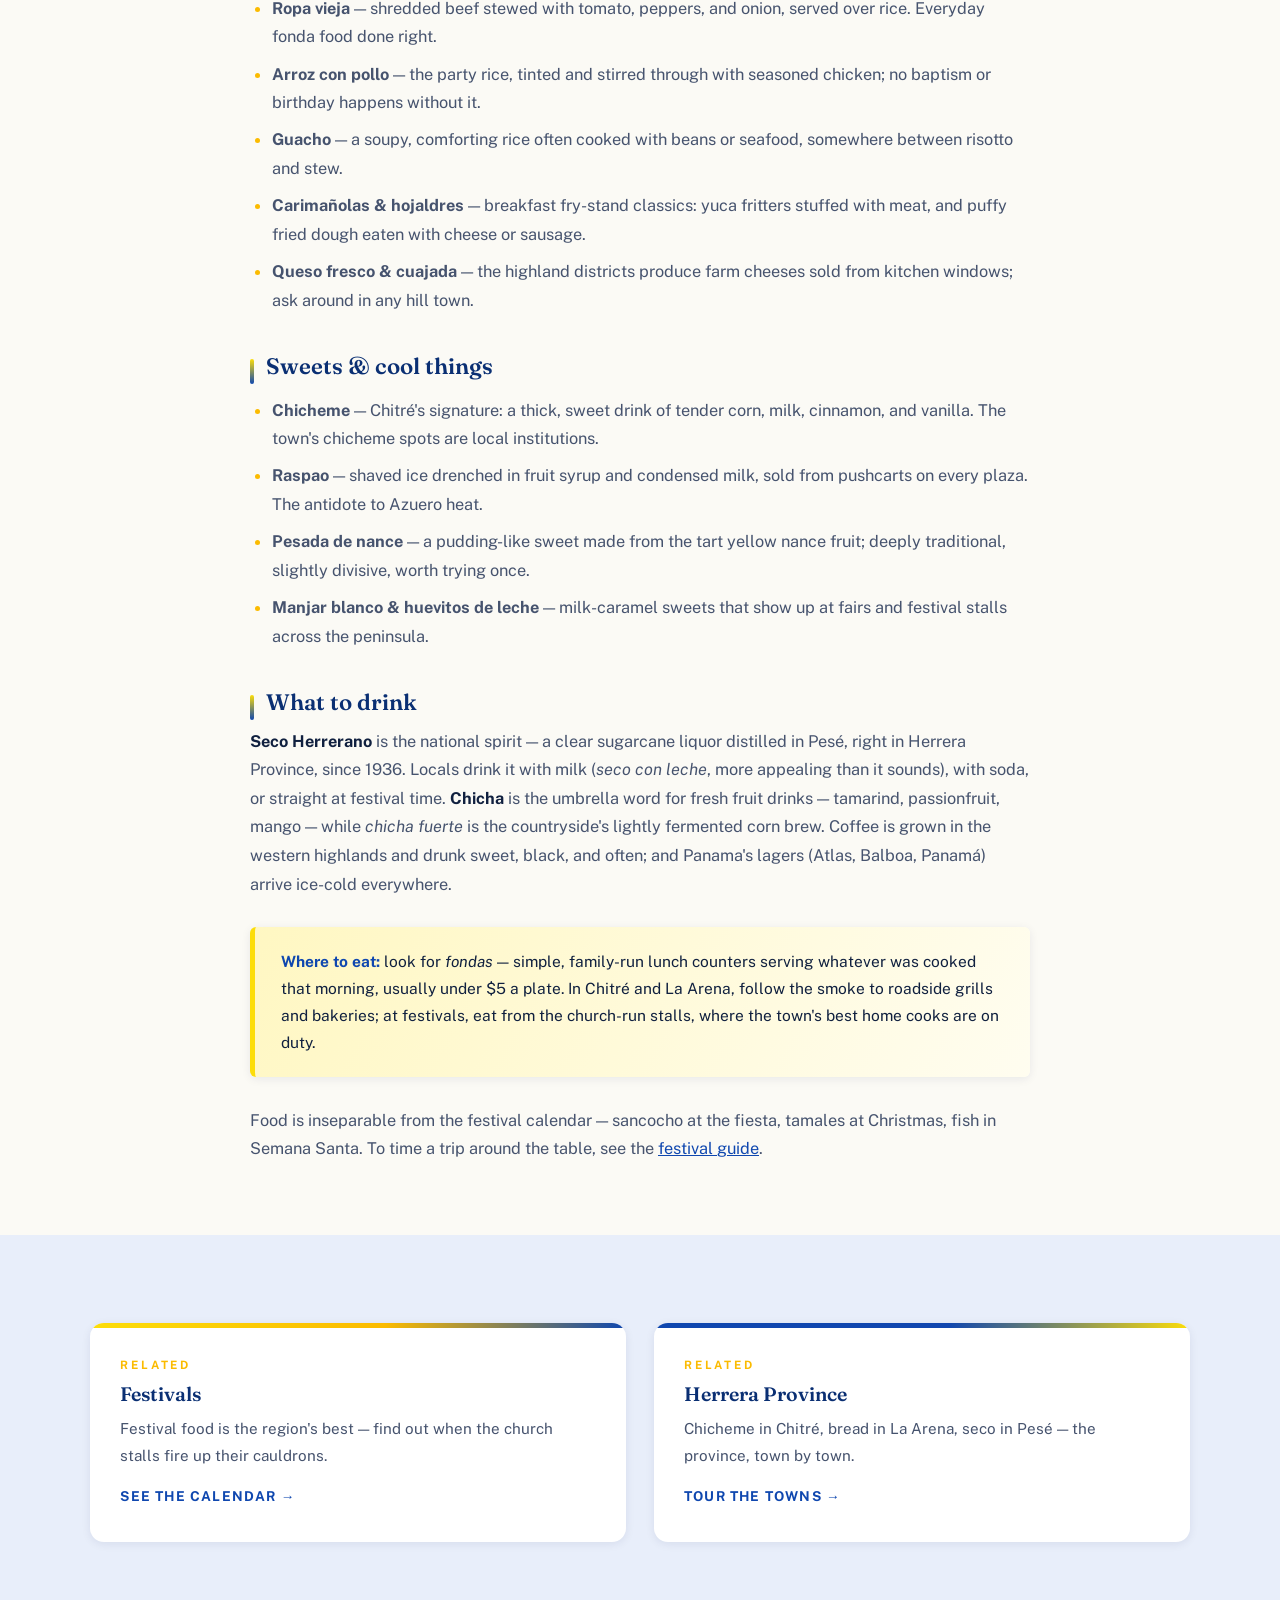
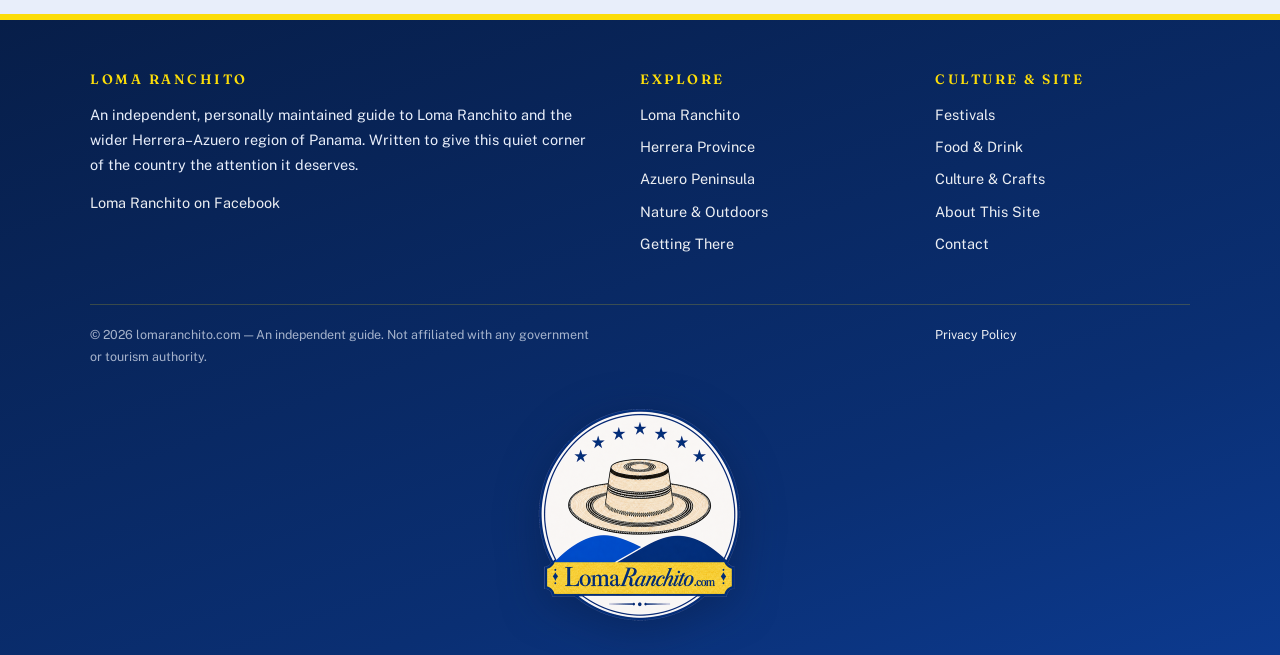
<file: food.html>
<!DOCTYPE html>
<html lang="en">
<head>
    <meta charset="UTF-8">
    <meta name="viewport" content="width=device-width, initial-scale=1.0">
    <title>Food &amp; Drink of Azuero — What to Eat in Panama's Interior</title>
    <meta name="description" content="A guide to the food of Panama's interior: sancocho, tortillas asadas, almojábanos, chicheme from Chitré, raspao, Seco Herrerano from Pesé, and where to eat in the Azuero region.">
    <link rel="canonical" href="https://lomaranchito.com/food.html">
    <meta property="og:title" content="Food & Drink of Azuero — What to Eat in Panama's Interior">
    <meta property="og:description" content="Sancocho, corn tortillas, chicheme, raspao and the national spirit — the flavors of rural Panama.">
    <meta property="og:type" content="article">
    <meta property="og:url" content="https://lomaranchito.com/food.html">

    <link rel="preconnect" href="https://fonts.googleapis.com">
    <link href="https://fonts.googleapis.com/css2?family=Fraunces:ital,wght@0,400;0,600;1,400&family=Public+Sans:wght@300;400;600&display=swap" rel="stylesheet">
    <link rel="stylesheet" href="styles.css">
    <link rel="icon" type="image/png" href="images/logo.png">
    <link rel="apple-touch-icon" href="images/logo.png">
    <script src="site.js" defer></script>

    <!-- Google tag (gtag.js) -->
    <script async src="https://www.googletagmanager.com/gtag/js?id=G-LC1MYZP8YW"></script>
    <script>
      window.dataLayer = window.dataLayer || [];
      function gtag(){dataLayer.push(arguments);}
      gtag('js', new Date());
      gtag('config', 'G-LC1MYZP8YW');
    </script>

    <!-- Google AdSense -->
    <script async src="https://pagead2.googlesyndication.com/pagead/js/adsbygoogle.js?client=ca-pub-9094032428607043"
         crossorigin="anonymous"></script>
</head>
<body>

<div class="ribbon" aria-hidden="true"></div>

<div class="site-top">
    <header class="site-head">
        <div class="head-inner">
            <a class="brand" href="index.html"><img class="brand-logo" src="images/logo.png" width="200" height="200" alt="Loma Ranchito logo — sombrero pintado over blue hills">Loma <em>Ranchito</em></a>
            <span class="brand-tag"><svg class="flag-pa" viewBox="0 0 30 20" role="img" aria-label="Flag of Herrera Province"><rect width="30" height="10" fill="#FCDD09"/><rect y="10" width="30" height="10" fill="#0F47AF"/><g fill="#0F47AF"><circle cx="5" cy="7" r="0.9"/><circle cx="8.3" cy="5.2" r="0.9"/><circle cx="11.7" cy="4" r="0.9"/><circle cx="15" cy="3.6" r="0.9"/><circle cx="18.3" cy="4" r="0.9"/><circle cx="21.7" cy="5.2" r="0.9"/><circle cx="25" cy="7" r="0.9"/></g></svg>Herrera · Azuero · Panamá<svg class="flag-pa" viewBox="0 0 30 20" role="img" aria-label="Flag of Panama"><rect width="30" height="20" fill="#FFFFFF"/><rect x="15" width="15" height="10" fill="#D21034"/><rect y="10" width="15" height="10" fill="#005293"/><polygon fill="#005293" points="7.5,2 8.205,4.029 10.353,4.073 8.641,5.371 9.263,7.427 7.5,6.2 5.737,7.427 6.359,5.371 4.647,4.073 6.795,4.029"/><polygon fill="#D21034" points="22.5,12 23.205,14.029 25.353,14.073 23.641,15.371 24.263,17.427 22.5,16.2 20.737,17.427 21.359,15.371 19.647,14.073 21.795,14.029"/></svg></span>
        </div>
    </header>
    <nav class="site-nav" aria-label="Main">
        <ul>
            <li><a href="index.html">Home</a></li>
            <li><a href="loma-ranchito.html">Loma Ranchito</a></li>
            <li><a href="herrera.html">Herrera</a></li>
            <li><a href="azuero.html">Azuero</a></li>
            <li><a href="festivals.html">Festivals</a></li>
            <li><a class="here" href="food.html">Food &amp; Drink</a></li>
            <li><a href="culture.html">Culture</a></li>
            <li><a href="nature.html">Nature</a></li>
            <li><a href="getting-there.html">Getting There</a></li>
            <li><a href="/eq/">Mapa de sismos</a></li>
            <li><a href="about.html">About</a></li>
        </ul>
    </nav>
</div>

<main>

    <section class="hero-banner">
        <div class="hero-banner-text">
            <span class="eyebrow">La Cocina Interiorana</span>
            <h1 class="small">Food &amp; Drink</h1>
            <p class="lede">Corn, firewood, and patience — the cooking of Panama's interior is farm food perfected over four centuries. Here's what to order, and where.</p>
        </div>
        <img class="hero-banner-img" src="images/header-banner.jpg" width="1600" height="400" alt="Illustration of the Azuero hills in Herrera's blue and yellow — a hilltop village with a chapel, palms, and a horse beneath an arc of seven stars">
    </section>

    <div class="crumbs"><a href="index.html">Home</a> › Food &amp; Drink</div>

    <section class="band">
        <div class="wrap-narrow prose">
            <p class="kicker">The Foundation</p>
            <h2 class="sec">A cuisine built on corn</h2>
            <div class="rule"></div>
            <p>Before anything else, understand the tortilla. The Panamanian tortilla is nothing like its thin Mexican cousin: it's a thick, dense disc of ground corn, either griddle-fried (<em>tortilla frita</em>) or — the interior's specialty — roasted over coals as a <em>tortilla asada</em> or <em>changa</em>, smoky and chewy, eaten hot with white farm cheese (<em>queso fresco</em>) and coffee. In the countryside around <a href="loma-ranchito.html">Loma Ranchito</a>, corn is still often ground at home, and a proper breakfast is tortilla, cheese, and a fried egg — fuel for a morning of farm work.</p>
            <p>Corn shows up everywhere else too: in <strong>almojábanos</strong> (S-shaped fried corn fritters, often with cheese), <strong>bollos</strong> (seasoned corn dough boiled in husks or leaves), <strong>tamales</strong> (filled with stewed chicken or pork), and the drinks and sweets below.</p>

            <h3>The dishes to know</h3>
            <ul>
                <li><strong>Sancocho de gallina</strong> — Panama's national soup and Azuero's great cure-all: free-range hen simmered with ñame (a starchy tuber), culantro, and not much else. The interior's versions are famously the best; it appears at every festival, wake, and hangover.</li>
                <li><strong>Ropa vieja</strong> — shredded beef stewed with tomato, peppers, and onion, served over rice. Everyday fonda food done right.</li>
                <li><strong>Arroz con pollo</strong> — the party rice, tinted and stirred through with seasoned chicken; no baptism or birthday happens without it.</li>
                <li><strong>Guacho</strong> — a soupy, comforting rice often cooked with beans or seafood, somewhere between risotto and stew.</li>
                <li><strong>Carimañolas &amp; hojaldres</strong> — breakfast fry-stand classics: yuca fritters stuffed with meat, and puffy fried dough eaten with cheese or sausage.</li>
                <li><strong>Queso fresco &amp; cuajada</strong> — the highland districts produce farm cheeses sold from kitchen windows; ask around in any hill town.</li>
            </ul>

            <h3>Sweets &amp; cool things</h3>
            <ul>
                <li><strong>Chicheme</strong> — Chitré's signature: a thick, sweet drink of tender corn, milk, cinnamon, and vanilla. The town's chicheme spots are local institutions.</li>
                <li><strong>Raspao</strong> — shaved ice drenched in fruit syrup and condensed milk, sold from pushcarts on every plaza. The antidote to Azuero heat.</li>
                <li><strong>Pesada de nance</strong> — a pudding-like sweet made from the tart yellow nance fruit; deeply traditional, slightly divisive, worth trying once.</li>
                <li><strong>Manjar blanco &amp; huevitos de leche</strong> — milk-caramel sweets that show up at fairs and festival stalls across the peninsula.</li>
            </ul>

            <h3>What to drink</h3>
            <p><strong>Seco Herrerano</strong> is the national spirit — a clear sugarcane liquor distilled in Pesé, right in Herrera Province, since 1936. Locals drink it with milk (<em>seco con leche</em>, more appealing than it sounds), with soda, or straight at festival time. <strong>Chicha</strong> is the umbrella word for fresh fruit drinks — tamarind, passionfruit, mango — while <em>chicha fuerte</em> is the countryside's lightly fermented corn brew. Coffee is grown in the western highlands and drunk sweet, black, and often; and Panama's lagers (Atlas, Balboa, Panamá) arrive ice-cold everywhere.</p>

            <div class="callout">
                <strong>Where to eat:</strong> look for <em>fondas</em> — simple, family-run lunch counters serving whatever was cooked that morning, usually under $5 a plate. In Chitré and La Arena, follow the smoke to roadside grills and bakeries; at festivals, eat from the church-run stalls, where the town's best home cooks are on duty.
            </div>

            <p>Food is inseparable from the festival calendar — sancocho at the fiesta, tamales at Christmas, fish in Semana Santa. To time a trip around the table, see the <a href="festivals.html">festival guide</a>.</p>
        </div>
    </section>

    <section class="band green-soft">
        <div class="wrap">
            <div class="next-links">
                <div class="card alt-gold">
                    <p class="card-label">Related</p>
                    <h3>Festivals</h3>
                    <p>Festival food is the region's best — find out when the church stalls fire up their cauldrons.</p>
                    <a class="more" href="festivals.html">See the calendar →</a>
                </div>
                <div class="card">
                    <p class="card-label">Related</p>
                    <h3>Herrera Province</h3>
                    <p>Chicheme in Chitré, bread in La Arena, seco in Pesé — the province, town by town.</p>
                    <a class="more" href="herrera.html">Tour the towns →</a>
                </div>
            </div>
        </div>
    </section>

</main>

<footer class="site-foot">
    <div class="foot-inner">
        <div>
            <h4>Loma Ranchito</h4>
            <p>An independent, personally maintained guide to Loma Ranchito and the wider Herrera–Azuero region of Panama. Written to give this quiet corner of the country the attention it deserves.</p>
            <p style="margin-top:0.8rem;"><a href="https://www.facebook.com/lomaranchito.ranchito" target="_blank" rel="noopener noreferrer">Loma Ranchito on Facebook</a></p>
        </div>
        <div>
            <h4>Explore</h4>
            <ul>
                <li><a href="loma-ranchito.html">Loma Ranchito</a></li>
                <li><a href="herrera.html">Herrera Province</a></li>
                <li><a href="azuero.html">Azuero Peninsula</a></li>
                <li><a href="nature.html">Nature &amp; Outdoors</a></li>
                <li><a href="getting-there.html">Getting There</a></li>
            </ul>
        </div>
        <div>
            <h4>Culture &amp; Site</h4>
            <ul>
                <li><a href="festivals.html">Festivals</a></li>
                <li><a href="food.html">Food &amp; Drink</a></li>
                <li><a href="culture.html">Culture &amp; Crafts</a></li>
                <li><a href="about.html">About This Site</a></li>
                <li><a href="contact.html">Contact</a></li>
            </ul>
        </div>
    </div>
    <div class="foot-bottom">
        <span>© 2026 lomaranchito.com — An independent guide. Not affiliated with any government or tourism authority.</span>
        <span><a href="privacy.html">Privacy Policy</a></span>
    </div>
    <div class="foot-logo">
        <img src="images/logo.png" width="200" height="200" alt="Loma Ranchito logo — sombrero pintado over blue hills">
    </div>
</footer>

</body>
</html>
</file>
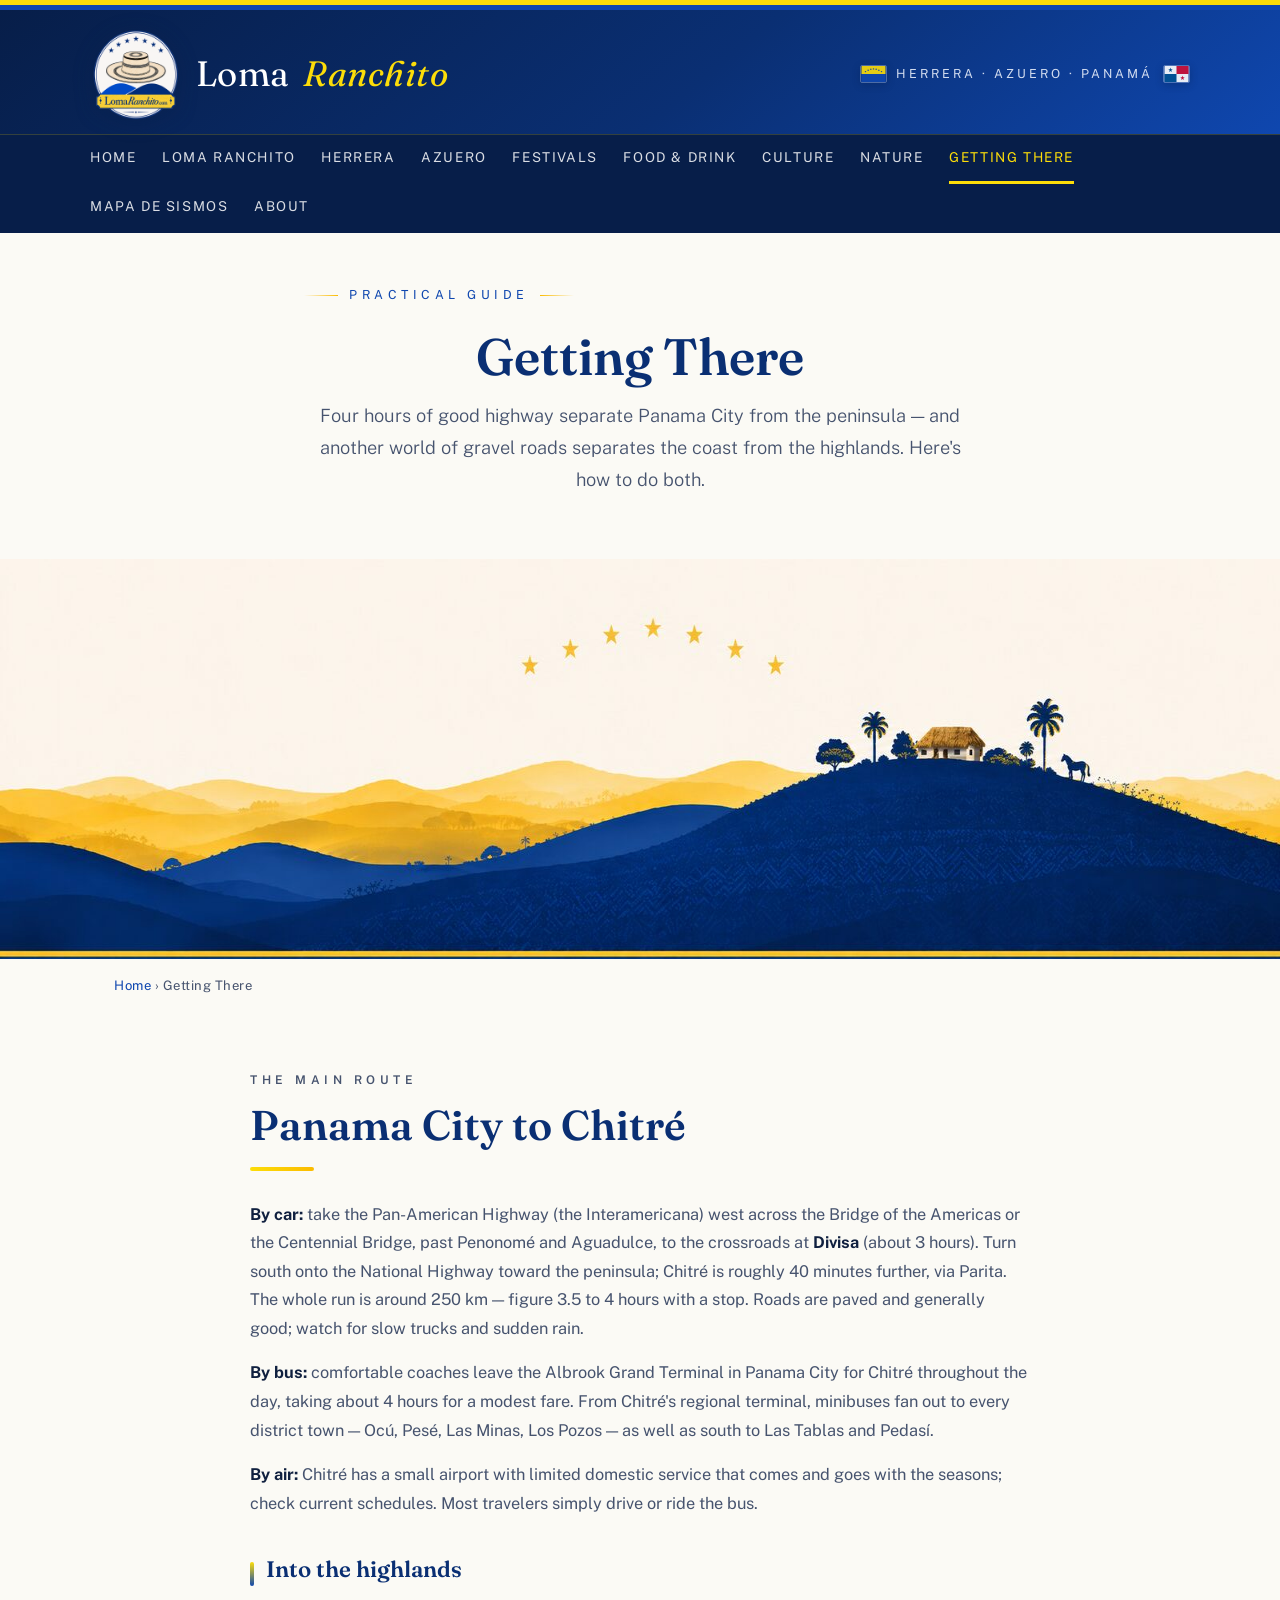
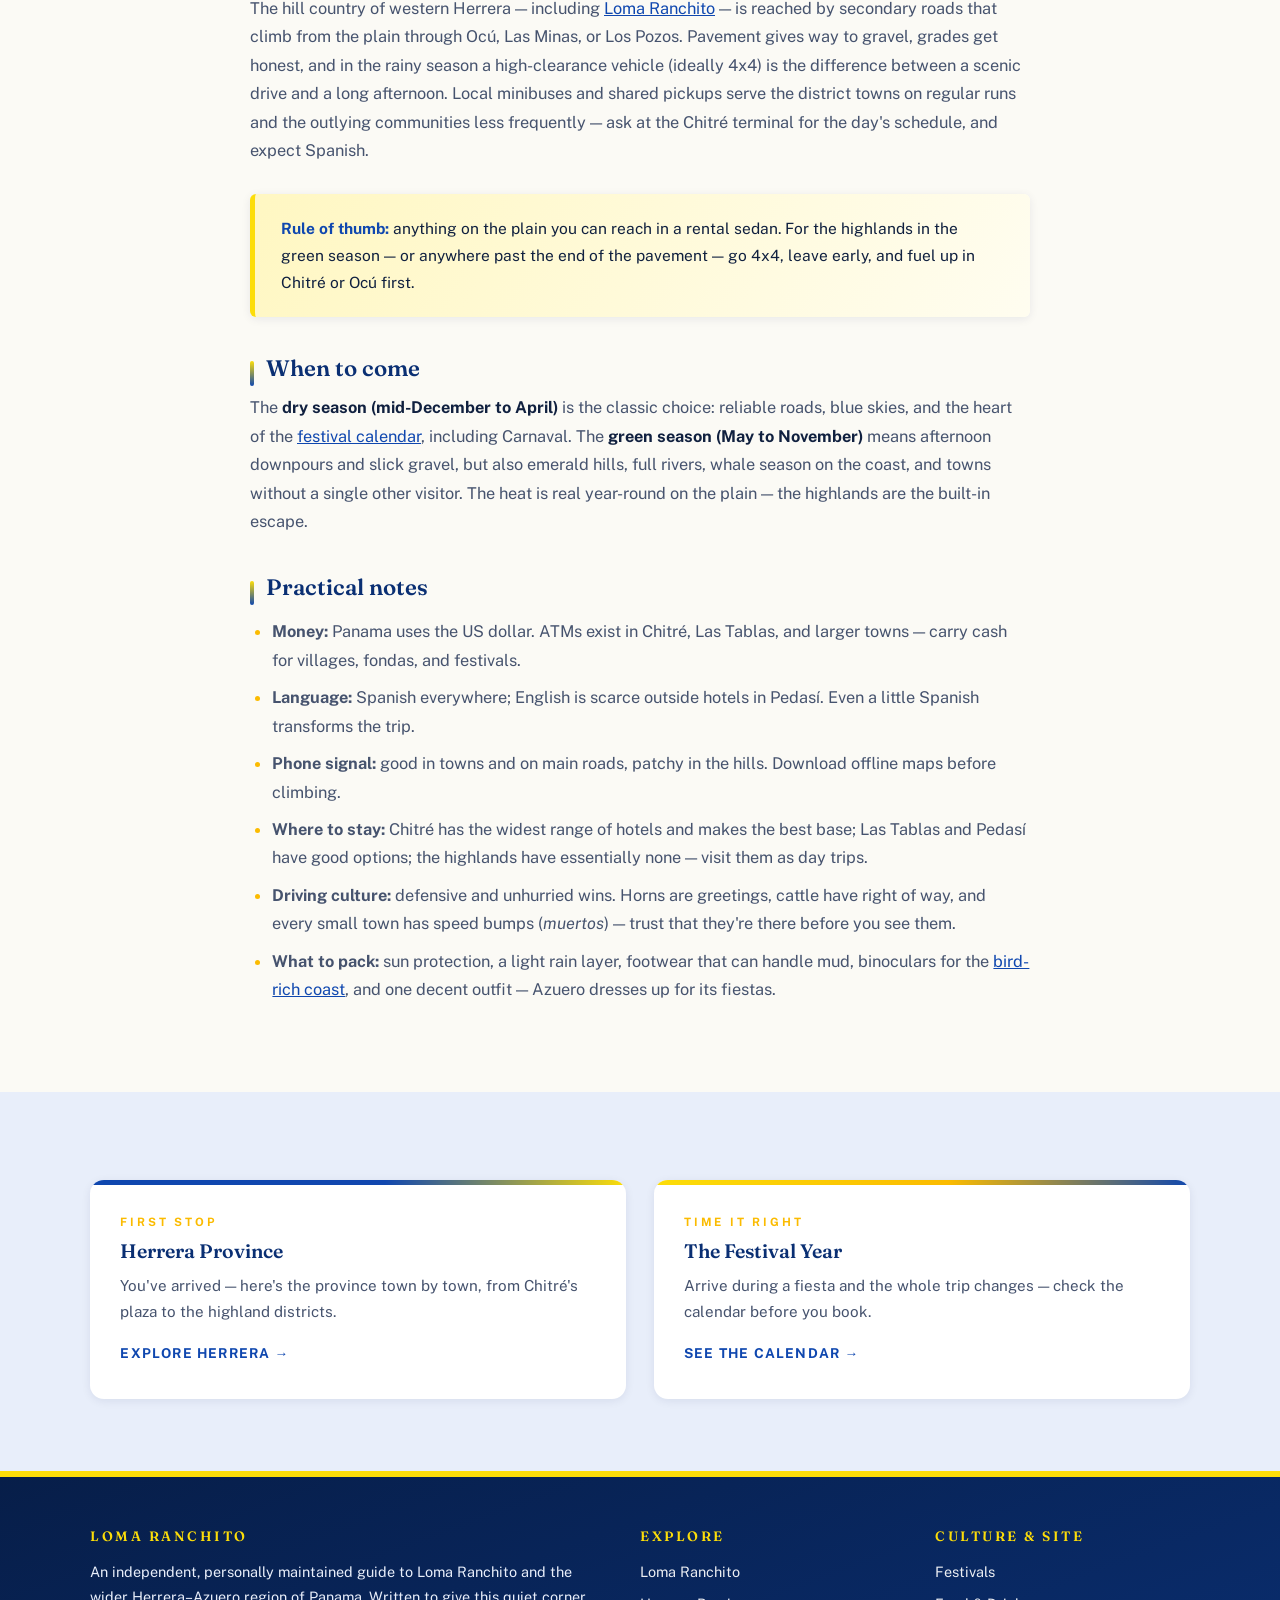
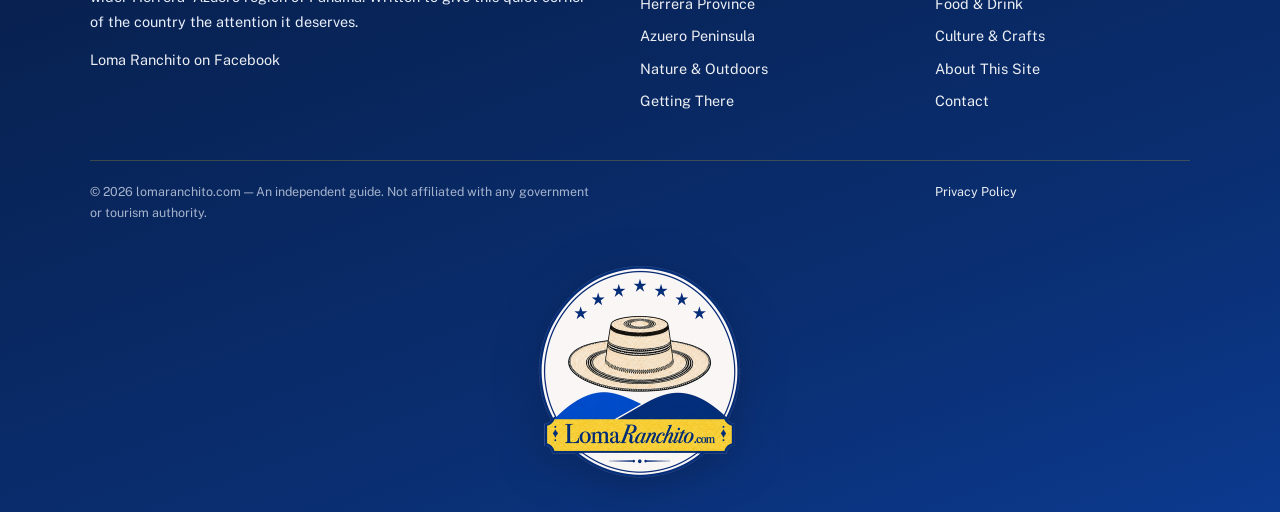
<file: getting-there.html>
<!DOCTYPE html>
<html lang="en">
<head>
    <meta charset="UTF-8">
    <meta name="viewport" content="width=device-width, initial-scale=1.0">
    <title>Getting to Azuero &amp; the Herrera Highlands — Travel Guide</title>
    <meta name="description" content="How to reach Panama's Azuero Peninsula and the Herrera highlands: driving from Panama City, buses from Albrook, getting to Chitré, local transport, best time to visit, and what to pack.">
    <link rel="canonical" href="https://lomaranchito.com/getting-there.html">
    <meta property="og:title" content="Getting to Azuero & the Herrera Highlands — Travel Guide">
    <meta property="og:description" content="Routes, buses, driving times and practical tips for reaching Panama's interior.">
    <meta property="og:type" content="article">
    <meta property="og:url" content="https://lomaranchito.com/getting-there.html">

    <link rel="preconnect" href="https://fonts.googleapis.com">
    <link href="https://fonts.googleapis.com/css2?family=Fraunces:ital,wght@0,400;0,600;1,400&family=Public+Sans:wght@300;400;600&display=swap" rel="stylesheet">
    <link rel="stylesheet" href="styles.css">
    <link rel="icon" type="image/png" href="images/logo.png">
    <link rel="apple-touch-icon" href="images/logo.png">
    <script src="site.js" defer></script>

    <!-- Google tag (gtag.js) -->
    <script async src="https://www.googletagmanager.com/gtag/js?id=G-LC1MYZP8YW"></script>
    <script>
      window.dataLayer = window.dataLayer || [];
      function gtag(){dataLayer.push(arguments);}
      gtag('js', new Date());
      gtag('config', 'G-LC1MYZP8YW');
    </script>

    <!-- Google AdSense -->
    <script async src="https://pagead2.googlesyndication.com/pagead/js/adsbygoogle.js?client=ca-pub-9094032428607043"
         crossorigin="anonymous"></script>
</head>
<body>

<div class="ribbon" aria-hidden="true"></div>

<div class="site-top">
    <header class="site-head">
        <div class="head-inner">
            <a class="brand" href="index.html"><img class="brand-logo" src="images/logo.png" width="200" height="200" alt="Loma Ranchito logo — sombrero pintado over blue hills">Loma <em>Ranchito</em></a>
            <span class="brand-tag"><svg class="flag-pa" viewBox="0 0 30 20" role="img" aria-label="Flag of Herrera Province"><rect width="30" height="10" fill="#FCDD09"/><rect y="10" width="30" height="10" fill="#0F47AF"/><g fill="#0F47AF"><circle cx="5" cy="7" r="0.9"/><circle cx="8.3" cy="5.2" r="0.9"/><circle cx="11.7" cy="4" r="0.9"/><circle cx="15" cy="3.6" r="0.9"/><circle cx="18.3" cy="4" r="0.9"/><circle cx="21.7" cy="5.2" r="0.9"/><circle cx="25" cy="7" r="0.9"/></g></svg>Herrera · Azuero · Panamá<svg class="flag-pa" viewBox="0 0 30 20" role="img" aria-label="Flag of Panama"><rect width="30" height="20" fill="#FFFFFF"/><rect x="15" width="15" height="10" fill="#D21034"/><rect y="10" width="15" height="10" fill="#005293"/><polygon fill="#005293" points="7.5,2 8.205,4.029 10.353,4.073 8.641,5.371 9.263,7.427 7.5,6.2 5.737,7.427 6.359,5.371 4.647,4.073 6.795,4.029"/><polygon fill="#D21034" points="22.5,12 23.205,14.029 25.353,14.073 23.641,15.371 24.263,17.427 22.5,16.2 20.737,17.427 21.359,15.371 19.647,14.073 21.795,14.029"/></svg></span>
        </div>
    </header>
    <nav class="site-nav" aria-label="Main">
        <ul>
            <li><a href="index.html">Home</a></li>
            <li><a href="loma-ranchito.html">Loma Ranchito</a></li>
            <li><a href="herrera.html">Herrera</a></li>
            <li><a href="azuero.html">Azuero</a></li>
            <li><a href="festivals.html">Festivals</a></li>
            <li><a href="food.html">Food &amp; Drink</a></li>
            <li><a href="culture.html">Culture</a></li>
            <li><a href="nature.html">Nature</a></li>
            <li><a class="here" href="getting-there.html">Getting There</a></li>
            <li><a href="/eq/">Mapa de sismos</a></li>
            <li><a href="about.html">About</a></li>
        </ul>
    </nav>
</div>

<main>

    <section class="hero-banner">
        <div class="hero-banner-text">
            <span class="eyebrow">Practical Guide</span>
            <h1 class="small">Getting There</h1>
            <p class="lede">Four hours of good highway separate Panama City from the peninsula — and another world of gravel roads separates the coast from the highlands. Here's how to do both.</p>
        </div>
        <img class="hero-banner-img" src="images/header-banner.jpg" width="1600" height="400" alt="Illustration of the Azuero hills in Herrera's blue and yellow — a hilltop village with a chapel, palms, and a horse beneath an arc of seven stars">
    </section>

    <div class="crumbs"><a href="index.html">Home</a> › Getting There</div>

    <section class="band">
        <div class="wrap-narrow prose">
            <p class="kicker">The Main Route</p>
            <h2 class="sec">Panama City to Chitré</h2>
            <div class="rule"></div>
            <p><strong>By car:</strong> take the Pan-American Highway (the Interamericana) west across the Bridge of the Americas or the Centennial Bridge, past Penonomé and Aguadulce, to the crossroads at <strong>Divisa</strong> (about 3 hours). Turn south onto the National Highway toward the peninsula; Chitré is roughly 40 minutes further, via Parita. The whole run is around 250 km — figure 3.5 to 4 hours with a stop. Roads are paved and generally good; watch for slow trucks and sudden rain.</p>
            <p><strong>By bus:</strong> comfortable coaches leave the Albrook Grand Terminal in Panama City for Chitré throughout the day, taking about 4 hours for a modest fare. From Chitré's regional terminal, minibuses fan out to every district town — Ocú, Pesé, Las Minas, Los Pozos — as well as south to Las Tablas and Pedasí.</p>
            <p><strong>By air:</strong> Chitré has a small airport with limited domestic service that comes and goes with the seasons; check current schedules. Most travelers simply drive or ride the bus.</p>

            <h3>Into the highlands</h3>
            <p>The hill country of western Herrera — including <a href="loma-ranchito.html">Loma Ranchito</a> — is reached by secondary roads that climb from the plain through Ocú, Las Minas, or Los Pozos. Pavement gives way to gravel, grades get honest, and in the rainy season a high-clearance vehicle (ideally 4x4) is the difference between a scenic drive and a long afternoon. Local minibuses and shared pickups serve the district towns on regular runs and the outlying communities less frequently — ask at the Chitré terminal for the day's schedule, and expect Spanish.</p>

            <div class="callout">
                <strong>Rule of thumb:</strong> anything on the plain you can reach in a rental sedan. For the highlands in the green season — or anywhere past the end of the pavement — go 4x4, leave early, and fuel up in Chitré or Ocú first.
            </div>

            <h3>When to come</h3>
            <p>The <strong>dry season (mid-December to April)</strong> is the classic choice: reliable roads, blue skies, and the heart of the <a href="festivals.html">festival calendar</a>, including Carnaval. The <strong>green season (May to November)</strong> means afternoon downpours and slick gravel, but also emerald hills, full rivers, whale season on the coast, and towns without a single other visitor. The heat is real year-round on the plain — the highlands are the built-in escape.</p>

            <h3>Practical notes</h3>
            <ul>
                <li><strong>Money:</strong> Panama uses the US dollar. ATMs exist in Chitré, Las Tablas, and larger towns — carry cash for villages, fondas, and festivals.</li>
                <li><strong>Language:</strong> Spanish everywhere; English is scarce outside hotels in Pedasí. Even a little Spanish transforms the trip.</li>
                <li><strong>Phone signal:</strong> good in towns and on main roads, patchy in the hills. Download offline maps before climbing.</li>
                <li><strong>Where to stay:</strong> Chitré has the widest range of hotels and makes the best base; Las Tablas and Pedasí have good options; the highlands have essentially none — visit them as day trips.</li>
                <li><strong>Driving culture:</strong> defensive and unhurried wins. Horns are greetings, cattle have right of way, and every small town has speed bumps (<em>muertos</em>) — trust that they're there before you see them.</li>
                <li><strong>What to pack:</strong> sun protection, a light rain layer, footwear that can handle mud, binoculars for the <a href="nature.html">bird-rich coast</a>, and one decent outfit — Azuero dresses up for its fiestas.</li>
            </ul>
        </div>
    </section>

    <section class="band green-soft">
        <div class="wrap">
            <div class="next-links">
                <div class="card">
                    <p class="card-label">First Stop</p>
                    <h3>Herrera Province</h3>
                    <p>You've arrived — here's the province town by town, from Chitré's plaza to the highland districts.</p>
                    <a class="more" href="herrera.html">Explore Herrera →</a>
                </div>
                <div class="card alt-gold">
                    <p class="card-label">Time It Right</p>
                    <h3>The Festival Year</h3>
                    <p>Arrive during a fiesta and the whole trip changes — check the calendar before you book.</p>
                    <a class="more" href="festivals.html">See the calendar →</a>
                </div>
            </div>
        </div>
    </section>

</main>

<footer class="site-foot">
    <div class="foot-inner">
        <div>
            <h4>Loma Ranchito</h4>
            <p>An independent, personally maintained guide to Loma Ranchito and the wider Herrera–Azuero region of Panama. Written to give this quiet corner of the country the attention it deserves.</p>
            <p style="margin-top:0.8rem;"><a href="https://www.facebook.com/lomaranchito.ranchito" target="_blank" rel="noopener noreferrer">Loma Ranchito on Facebook</a></p>
        </div>
        <div>
            <h4>Explore</h4>
            <ul>
                <li><a href="loma-ranchito.html">Loma Ranchito</a></li>
                <li><a href="herrera.html">Herrera Province</a></li>
                <li><a href="azuero.html">Azuero Peninsula</a></li>
                <li><a href="nature.html">Nature &amp; Outdoors</a></li>
                <li><a href="getting-there.html">Getting There</a></li>
            </ul>
        </div>
        <div>
            <h4>Culture &amp; Site</h4>
            <ul>
                <li><a href="festivals.html">Festivals</a></li>
                <li><a href="food.html">Food &amp; Drink</a></li>
                <li><a href="culture.html">Culture &amp; Crafts</a></li>
                <li><a href="about.html">About This Site</a></li>
                <li><a href="contact.html">Contact</a></li>
            </ul>
        </div>
    </div>
    <div class="foot-bottom">
        <span>© 2026 lomaranchito.com — An independent guide. Not affiliated with any government or tourism authority.</span>
        <span><a href="privacy.html">Privacy Policy</a></span>
    </div>
    <div class="foot-logo">
        <img src="images/logo.png" width="200" height="200" alt="Loma Ranchito logo — sombrero pintado over blue hills">
    </div>
</footer>

</body>
</html>
</file>
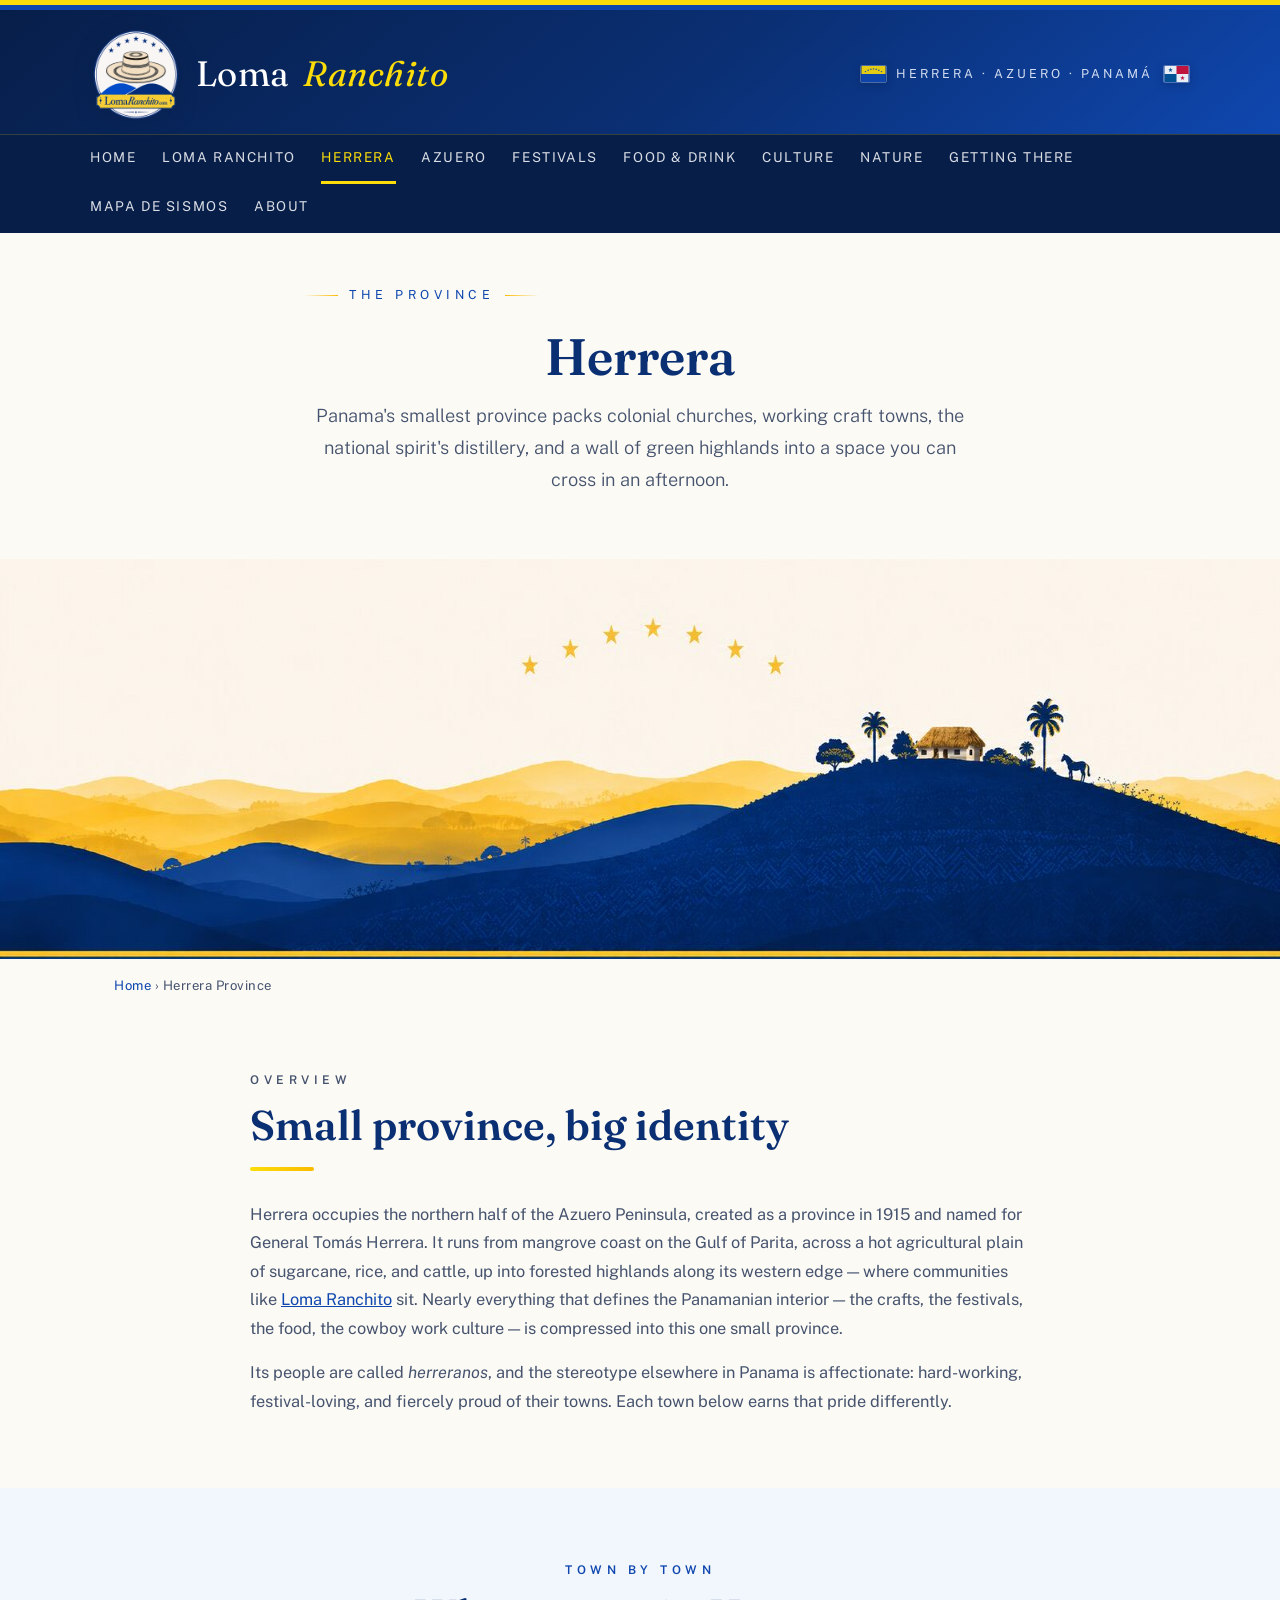
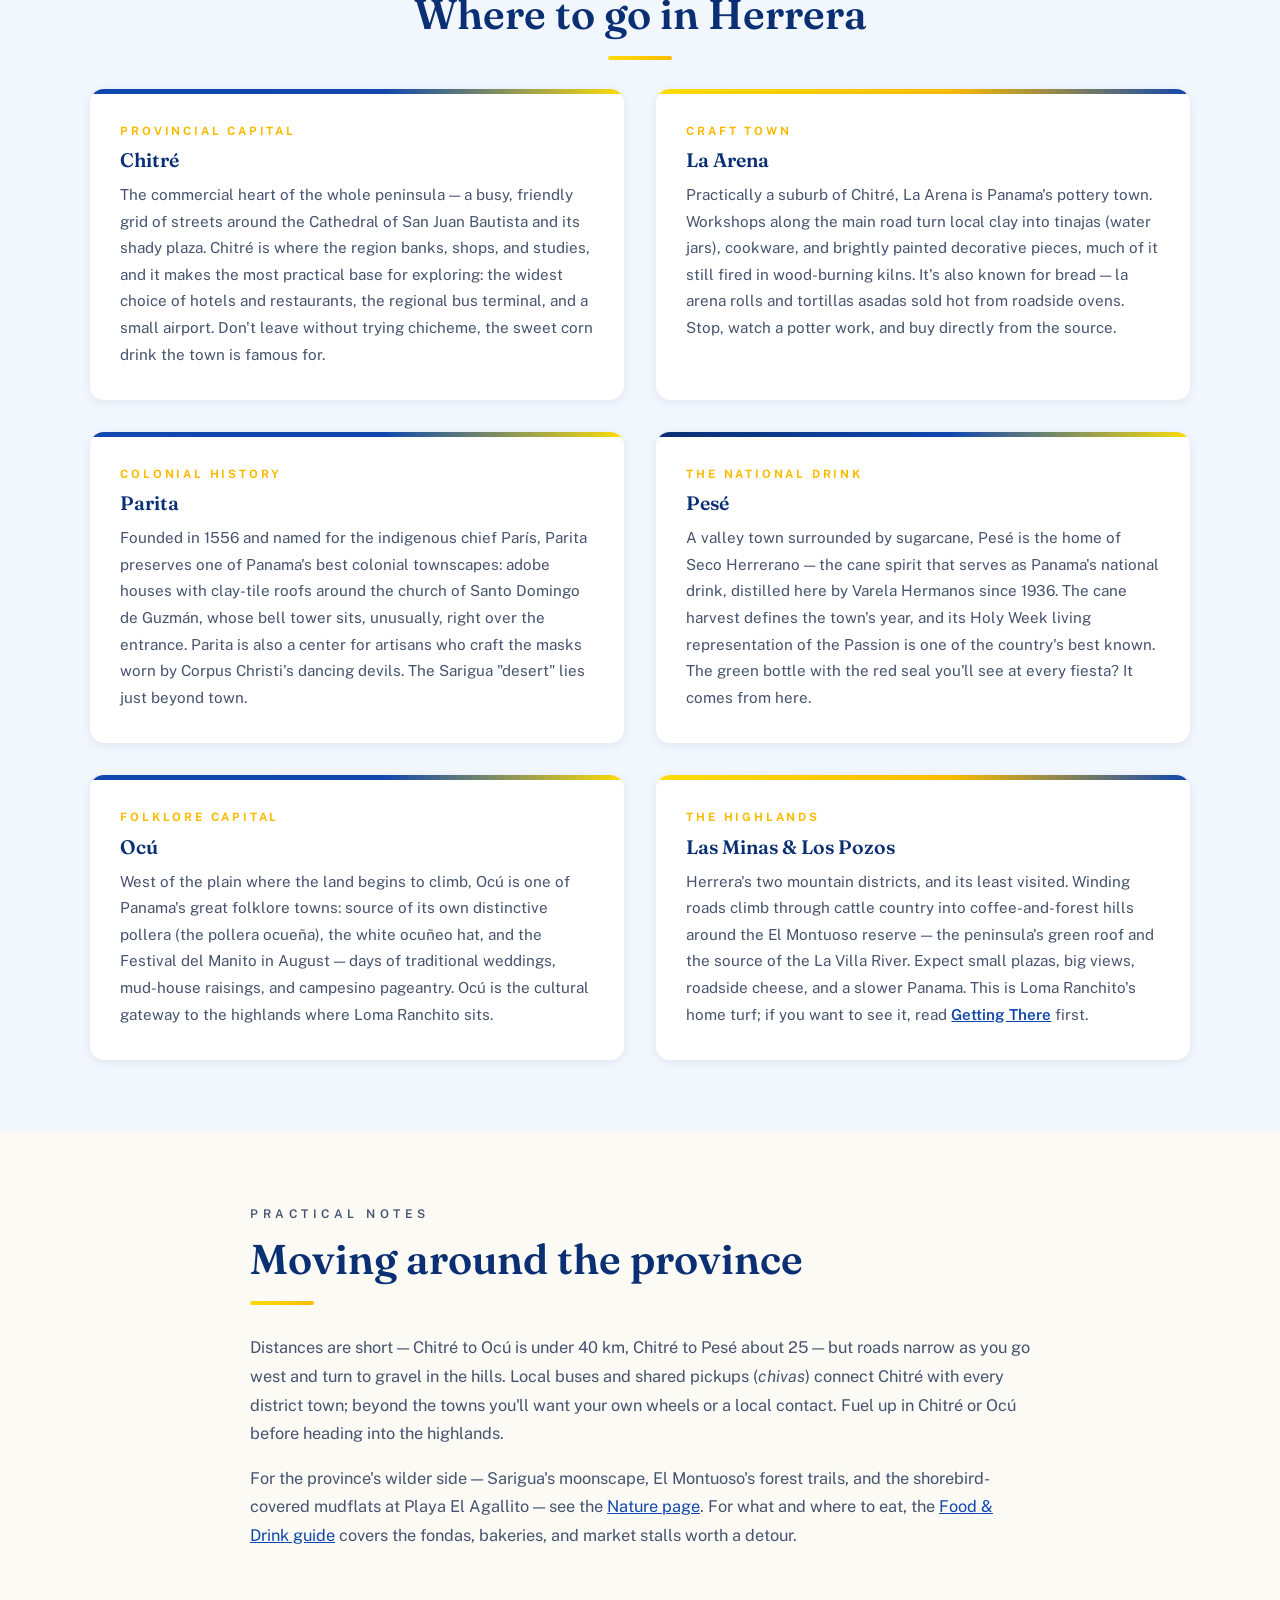
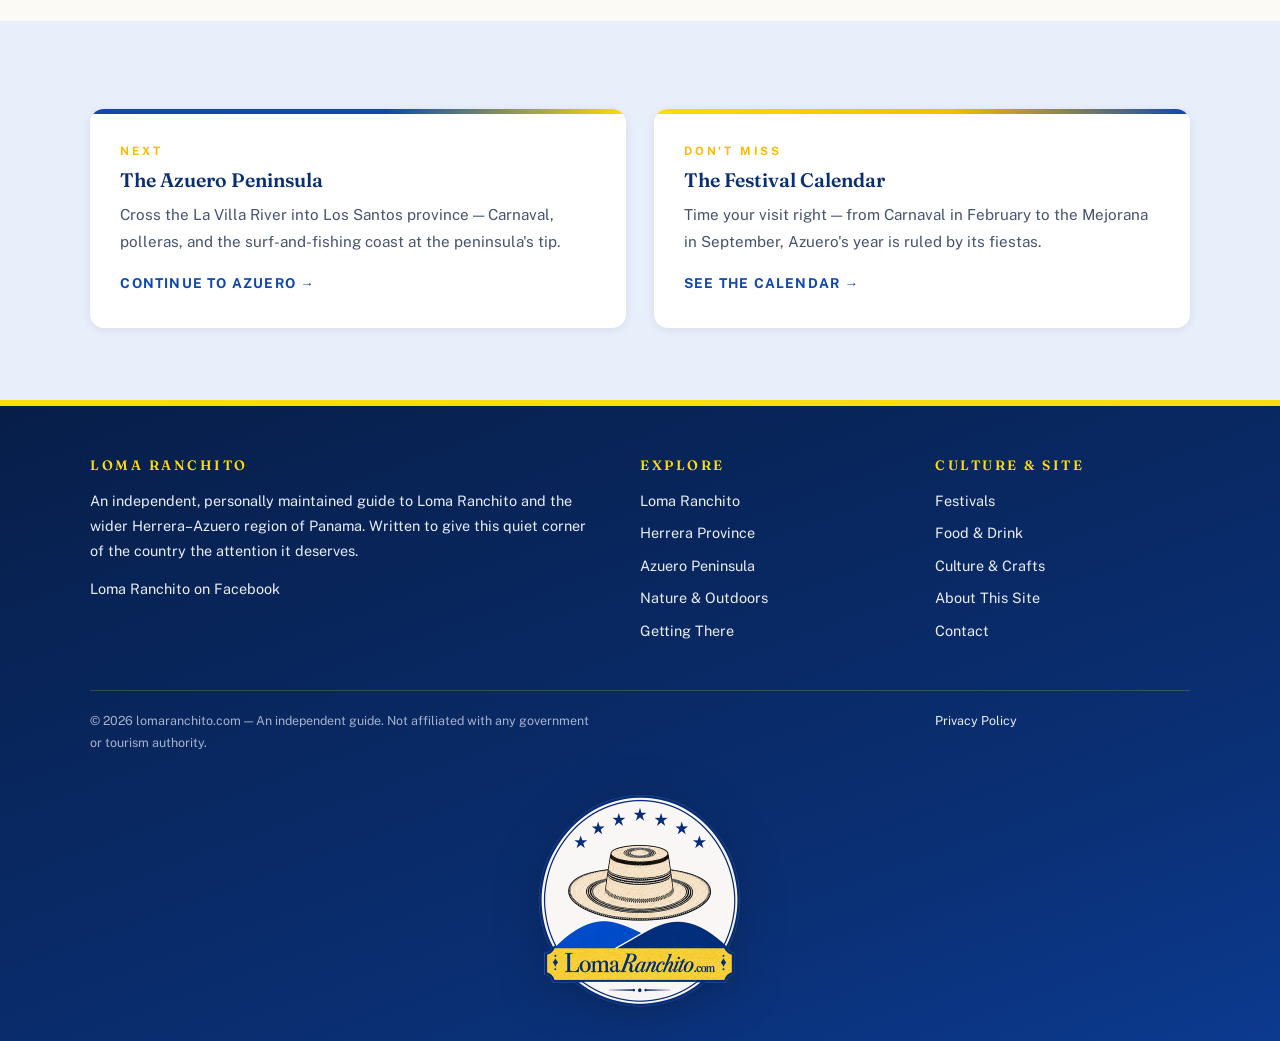
<file: herrera.html>
<!DOCTYPE html>
<html lang="en">
<head>
    <meta charset="UTF-8">
    <meta name="viewport" content="width=device-width, initial-scale=1.0">
    <title>Herrera Province, Panama — Towns, Crafts &amp; Highlands Guide</title>
    <meta name="description" content="A town-by-town guide to Herrera Province, Panama: Chitré, La Arena pottery, colonial Parita, Pesé's seco distillery, Ocú, and the highland districts of Las Minas and Los Pozos.">
    <link rel="canonical" href="https://lomaranchito.com/herrera.html">
    <meta property="og:title" content="Herrera Province, Panama — Towns, Crafts & Highlands Guide">
    <meta property="og:description" content="Chitré, La Arena, Parita, Pesé, Ocú and the Azuero highlands — Panama's smallest province, town by town.">
    <meta property="og:type" content="article">
    <meta property="og:url" content="https://lomaranchito.com/herrera.html">

    <link rel="preconnect" href="https://fonts.googleapis.com">
    <link href="https://fonts.googleapis.com/css2?family=Fraunces:ital,wght@0,400;0,600;1,400&family=Public+Sans:wght@300;400;600&display=swap" rel="stylesheet">
    <link rel="stylesheet" href="styles.css">
    <link rel="icon" type="image/png" href="images/logo.png">
    <link rel="apple-touch-icon" href="images/logo.png">
    <script src="site.js" defer></script>

    <!-- Google tag (gtag.js) -->
    <script async src="https://www.googletagmanager.com/gtag/js?id=G-LC1MYZP8YW"></script>
    <script>
      window.dataLayer = window.dataLayer || [];
      function gtag(){dataLayer.push(arguments);}
      gtag('js', new Date());
      gtag('config', 'G-LC1MYZP8YW');
    </script>

    <!-- Google AdSense -->
    <script async src="https://pagead2.googlesyndication.com/pagead/js/adsbygoogle.js?client=ca-pub-9094032428607043"
         crossorigin="anonymous"></script>
</head>
<body>

<div class="ribbon" aria-hidden="true"></div>

<div class="site-top">
    <header class="site-head">
        <div class="head-inner">
            <a class="brand" href="index.html"><img class="brand-logo" src="images/logo.png" width="200" height="200" alt="Loma Ranchito logo — sombrero pintado over blue hills">Loma <em>Ranchito</em></a>
            <span class="brand-tag"><svg class="flag-pa" viewBox="0 0 30 20" role="img" aria-label="Flag of Herrera Province"><rect width="30" height="10" fill="#FCDD09"/><rect y="10" width="30" height="10" fill="#0F47AF"/><g fill="#0F47AF"><circle cx="5" cy="7" r="0.9"/><circle cx="8.3" cy="5.2" r="0.9"/><circle cx="11.7" cy="4" r="0.9"/><circle cx="15" cy="3.6" r="0.9"/><circle cx="18.3" cy="4" r="0.9"/><circle cx="21.7" cy="5.2" r="0.9"/><circle cx="25" cy="7" r="0.9"/></g></svg>Herrera · Azuero · Panamá<svg class="flag-pa" viewBox="0 0 30 20" role="img" aria-label="Flag of Panama"><rect width="30" height="20" fill="#FFFFFF"/><rect x="15" width="15" height="10" fill="#D21034"/><rect y="10" width="15" height="10" fill="#005293"/><polygon fill="#005293" points="7.5,2 8.205,4.029 10.353,4.073 8.641,5.371 9.263,7.427 7.5,6.2 5.737,7.427 6.359,5.371 4.647,4.073 6.795,4.029"/><polygon fill="#D21034" points="22.5,12 23.205,14.029 25.353,14.073 23.641,15.371 24.263,17.427 22.5,16.2 20.737,17.427 21.359,15.371 19.647,14.073 21.795,14.029"/></svg></span>
        </div>
    </header>
    <nav class="site-nav" aria-label="Main">
        <ul>
            <li><a href="index.html">Home</a></li>
            <li><a href="loma-ranchito.html">Loma Ranchito</a></li>
            <li><a class="here" href="herrera.html">Herrera</a></li>
            <li><a href="azuero.html">Azuero</a></li>
            <li><a href="festivals.html">Festivals</a></li>
            <li><a href="food.html">Food &amp; Drink</a></li>
            <li><a href="culture.html">Culture</a></li>
            <li><a href="nature.html">Nature</a></li>
            <li><a href="getting-there.html">Getting There</a></li>
            <li><a href="/eq/">Mapa de sismos</a></li>
            <li><a href="about.html">About</a></li>
        </ul>
    </nav>
</div>

<main>

    <section class="hero-banner">
        <div class="hero-banner-text">
            <span class="eyebrow">The Province</span>
            <h1 class="small">Herrera</h1>
            <p class="lede">Panama's smallest province packs colonial churches, working craft towns, the national spirit's distillery, and a wall of green highlands into a space you can cross in an afternoon.</p>
        </div>
        <img class="hero-banner-img" src="images/header-banner.jpg" width="1600" height="400" alt="Illustration of the Azuero hills in Herrera's blue and yellow — a hilltop village with a chapel, palms, and a horse beneath an arc of seven stars">
    </section>

    <div class="crumbs"><a href="index.html">Home</a> › Herrera Province</div>

    <section class="band">
        <div class="wrap-narrow prose">
            <p class="kicker">Overview</p>
            <h2 class="sec">Small province, big identity</h2>
            <div class="rule"></div>
            <p>Herrera occupies the northern half of the Azuero Peninsula, created as a province in 1915 and named for General Tomás Herrera. It runs from mangrove coast on the Gulf of Parita, across a hot agricultural plain of sugarcane, rice, and cattle, up into forested highlands along its western edge — where communities like <a href="loma-ranchito.html">Loma Ranchito</a> sit. Nearly everything that defines the Panamanian interior — the crafts, the festivals, the food, the cowboy work culture — is compressed into this one small province.</p>
            <p>Its people are called <em>herreranos</em>, and the stereotype elsewhere in Panama is affectionate: hard-working, festival-loving, and fiercely proud of their towns. Each town below earns that pride differently.</p>
        </div>
    </section>

    <section class="band sand">
        <div class="wrap">
            <div class="center">
                <p class="kicker">Town by Town</p>
                <h2 class="sec">Where to go in Herrera</h2>
                <div class="rule"></div>
            </div>
            <div class="grid-2">
                <div class="card">
                    <p class="card-label">Provincial Capital</p>
                    <h3>Chitré</h3>
                    <p>The commercial heart of the whole peninsula — a busy, friendly grid of streets around the Cathedral of San Juan Bautista and its shady plaza. Chitré is where the region banks, shops, and studies, and it makes the most practical base for exploring: the widest choice of hotels and restaurants, the regional bus terminal, and a small airport. Don't leave without trying chicheme, the sweet corn drink the town is famous for.</p>
                </div>
                <div class="card alt-gold">
                    <p class="card-label">Craft Town</p>
                    <h3>La Arena</h3>
                    <p>Practically a suburb of Chitré, La Arena is Panama's pottery town. Workshops along the main road turn local clay into tinajas (water jars), cookware, and brightly painted decorative pieces, much of it still fired in wood-burning kilns. It's also known for bread — la arena rolls and tortillas asadas sold hot from roadside ovens. Stop, watch a potter work, and buy directly from the source.</p>
                </div>
                <div class="card alt-sky">
                    <p class="card-label">Colonial History</p>
                    <h3>Parita</h3>
                    <p>Founded in 1556 and named for the indigenous chief París, Parita preserves one of Panama's best colonial townscapes: adobe houses with clay-tile roofs around the church of Santo Domingo de Guzmán, whose bell tower sits, unusually, right over the entrance. Parita is also a center for artisans who craft the masks worn by Corpus Christi's dancing devils. The Sarigua "desert" lies just beyond town.</p>
                </div>
                <div class="card alt-green">
                    <p class="card-label">The National Drink</p>
                    <h3>Pesé</h3>
                    <p>A valley town surrounded by sugarcane, Pesé is the home of Seco Herrerano — the cane spirit that serves as Panama's national drink, distilled here by Varela Hermanos since 1936. The cane harvest defines the town's year, and its Holy Week living representation of the Passion is one of the country's best known. The green bottle with the red seal you'll see at every fiesta? It comes from here.</p>
                </div>
                <div class="card">
                    <p class="card-label">Folklore Capital</p>
                    <h3>Ocú</h3>
                    <p>West of the plain where the land begins to climb, Ocú is one of Panama's great folklore towns: source of its own distinctive pollera (the pollera ocueña), the white ocuñeo hat, and the Festival del Manito in August — days of traditional weddings, mud-house raisings, and campesino pageantry. Ocú is the cultural gateway to the highlands where Loma Ranchito sits.</p>
                </div>
                <div class="card alt-gold">
                    <p class="card-label">The Highlands</p>
                    <h3>Las Minas &amp; Los Pozos</h3>
                    <p>Herrera's two mountain districts, and its least visited. Winding roads climb through cattle country into coffee-and-forest hills around the El Montuoso reserve — the peninsula's green roof and the source of the La Villa River. Expect small plazas, big views, roadside cheese, and a slower Panama. This is Loma Ranchito's home turf; if you want to see it, read <a href="getting-there.html" style="font-weight:600;">Getting There</a> first.</p>
                </div>
            </div>
        </div>
    </section>

    <section class="band">
        <div class="wrap-narrow prose">
            <p class="kicker">Practical Notes</p>
            <h2 class="sec">Moving around the province</h2>
            <div class="rule"></div>
            <p>Distances are short — Chitré to Ocú is under 40 km, Chitré to Pesé about 25 — but roads narrow as you go west and turn to gravel in the hills. Local buses and shared pickups (<em>chivas</em>) connect Chitré with every district town; beyond the towns you'll want your own wheels or a local contact. Fuel up in Chitré or Ocú before heading into the highlands.</p>
            <p>For the province's wilder side — Sarigua's moonscape, El Montuoso's forest trails, and the shorebird-covered mudflats at Playa El Agallito — see the <a href="nature.html">Nature page</a>. For what and where to eat, the <a href="food.html">Food &amp; Drink guide</a> covers the fondas, bakeries, and market stalls worth a detour.</p>
        </div>
    </section>

    <section class="band green-soft">
        <div class="wrap">
            <div class="next-links">
                <div class="card alt-sky">
                    <p class="card-label">Next</p>
                    <h3>The Azuero Peninsula</h3>
                    <p>Cross the La Villa River into Los Santos province — Carnaval, polleras, and the surf-and-fishing coast at the peninsula's tip.</p>
                    <a class="more" href="azuero.html">Continue to Azuero →</a>
                </div>
                <div class="card alt-gold">
                    <p class="card-label">Don't Miss</p>
                    <h3>The Festival Calendar</h3>
                    <p>Time your visit right — from Carnaval in February to the Mejorana in September, Azuero's year is ruled by its fiestas.</p>
                    <a class="more" href="festivals.html">See the calendar →</a>
                </div>
            </div>
        </div>
    </section>

</main>

<footer class="site-foot">
    <div class="foot-inner">
        <div>
            <h4>Loma Ranchito</h4>
            <p>An independent, personally maintained guide to Loma Ranchito and the wider Herrera–Azuero region of Panama. Written to give this quiet corner of the country the attention it deserves.</p>
            <p style="margin-top:0.8rem;"><a href="https://www.facebook.com/lomaranchito.ranchito" target="_blank" rel="noopener noreferrer">Loma Ranchito on Facebook</a></p>
        </div>
        <div>
            <h4>Explore</h4>
            <ul>
                <li><a href="loma-ranchito.html">Loma Ranchito</a></li>
                <li><a href="herrera.html">Herrera Province</a></li>
                <li><a href="azuero.html">Azuero Peninsula</a></li>
                <li><a href="nature.html">Nature &amp; Outdoors</a></li>
                <li><a href="getting-there.html">Getting There</a></li>
            </ul>
        </div>
        <div>
            <h4>Culture &amp; Site</h4>
            <ul>
                <li><a href="festivals.html">Festivals</a></li>
                <li><a href="food.html">Food &amp; Drink</a></li>
                <li><a href="culture.html">Culture &amp; Crafts</a></li>
                <li><a href="about.html">About This Site</a></li>
                <li><a href="contact.html">Contact</a></li>
            </ul>
        </div>
    </div>
    <div class="foot-bottom">
        <span>© 2026 lomaranchito.com — An independent guide. Not affiliated with any government or tourism authority.</span>
        <span><a href="privacy.html">Privacy Policy</a></span>
    </div>
    <div class="foot-logo">
        <img src="images/logo.png" width="200" height="200" alt="Loma Ranchito logo — sombrero pintado over blue hills">
    </div>
</footer>

</body>
</html>
</file>
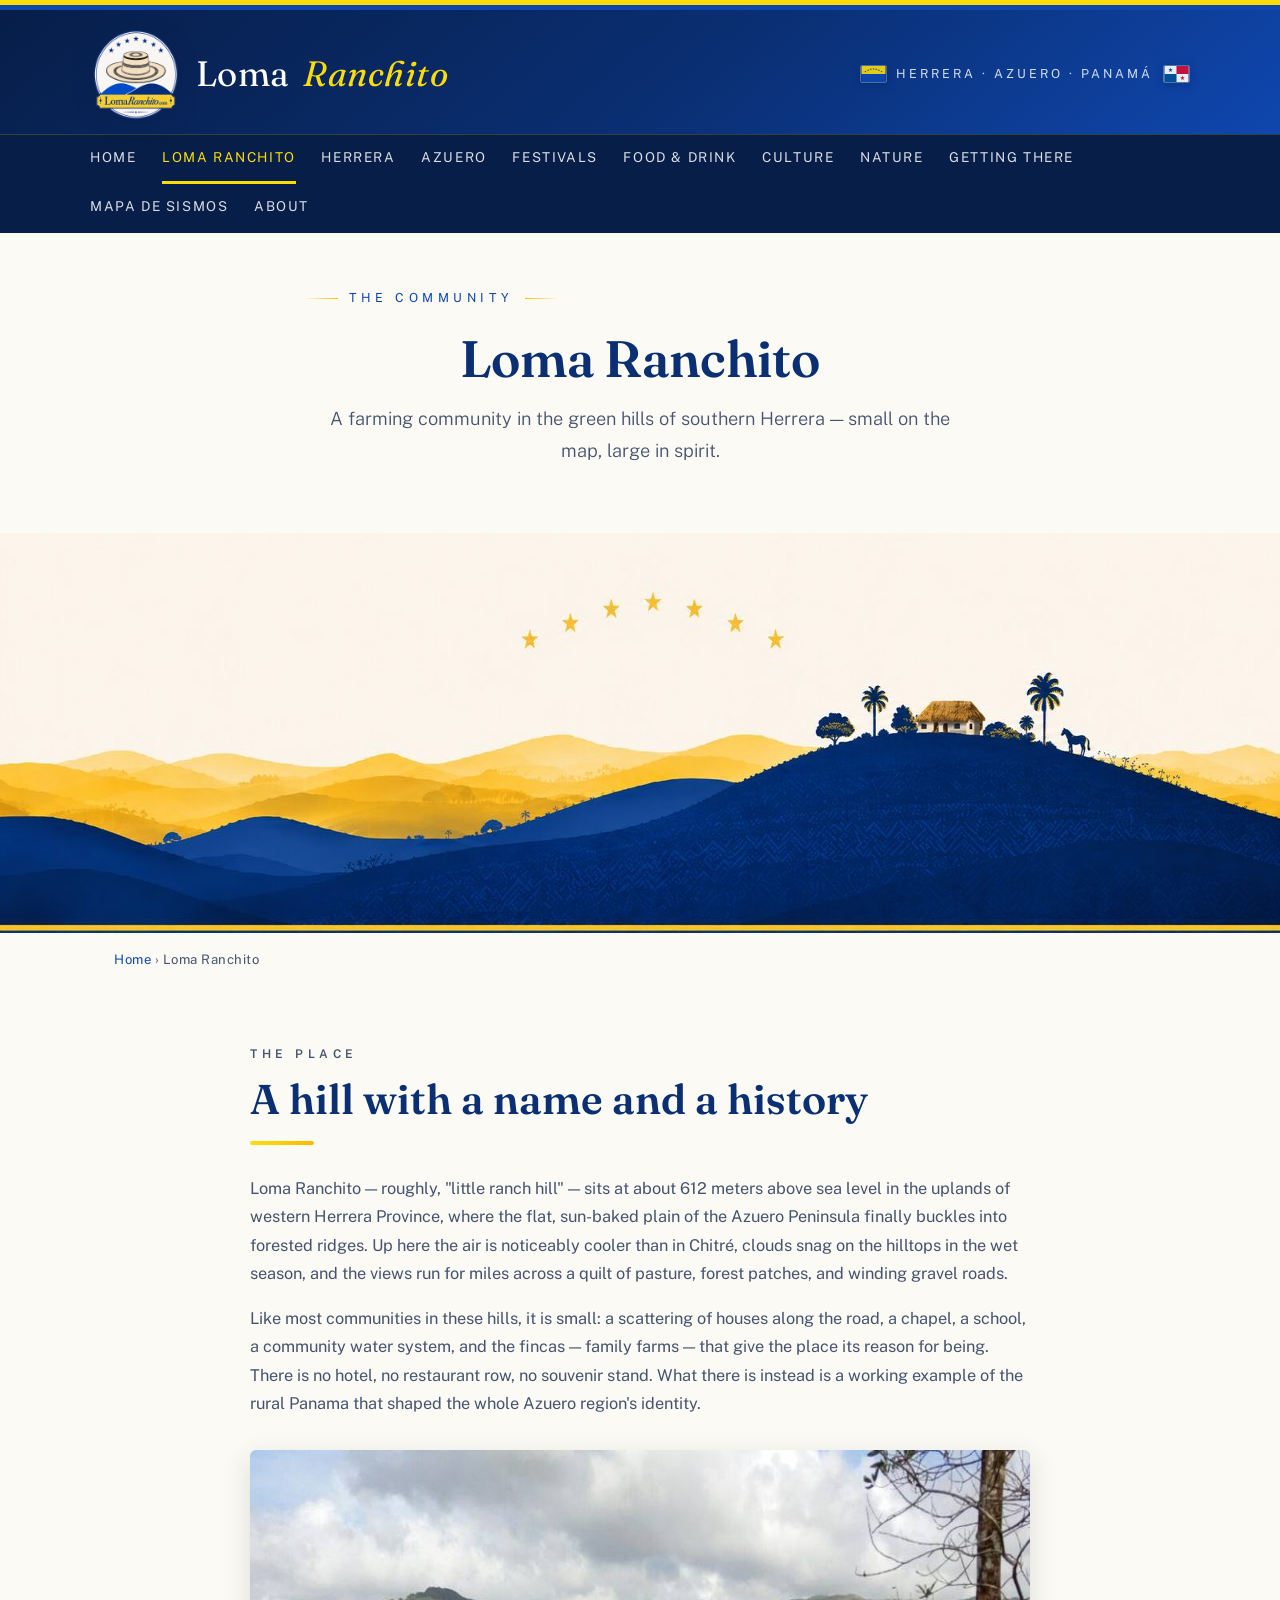
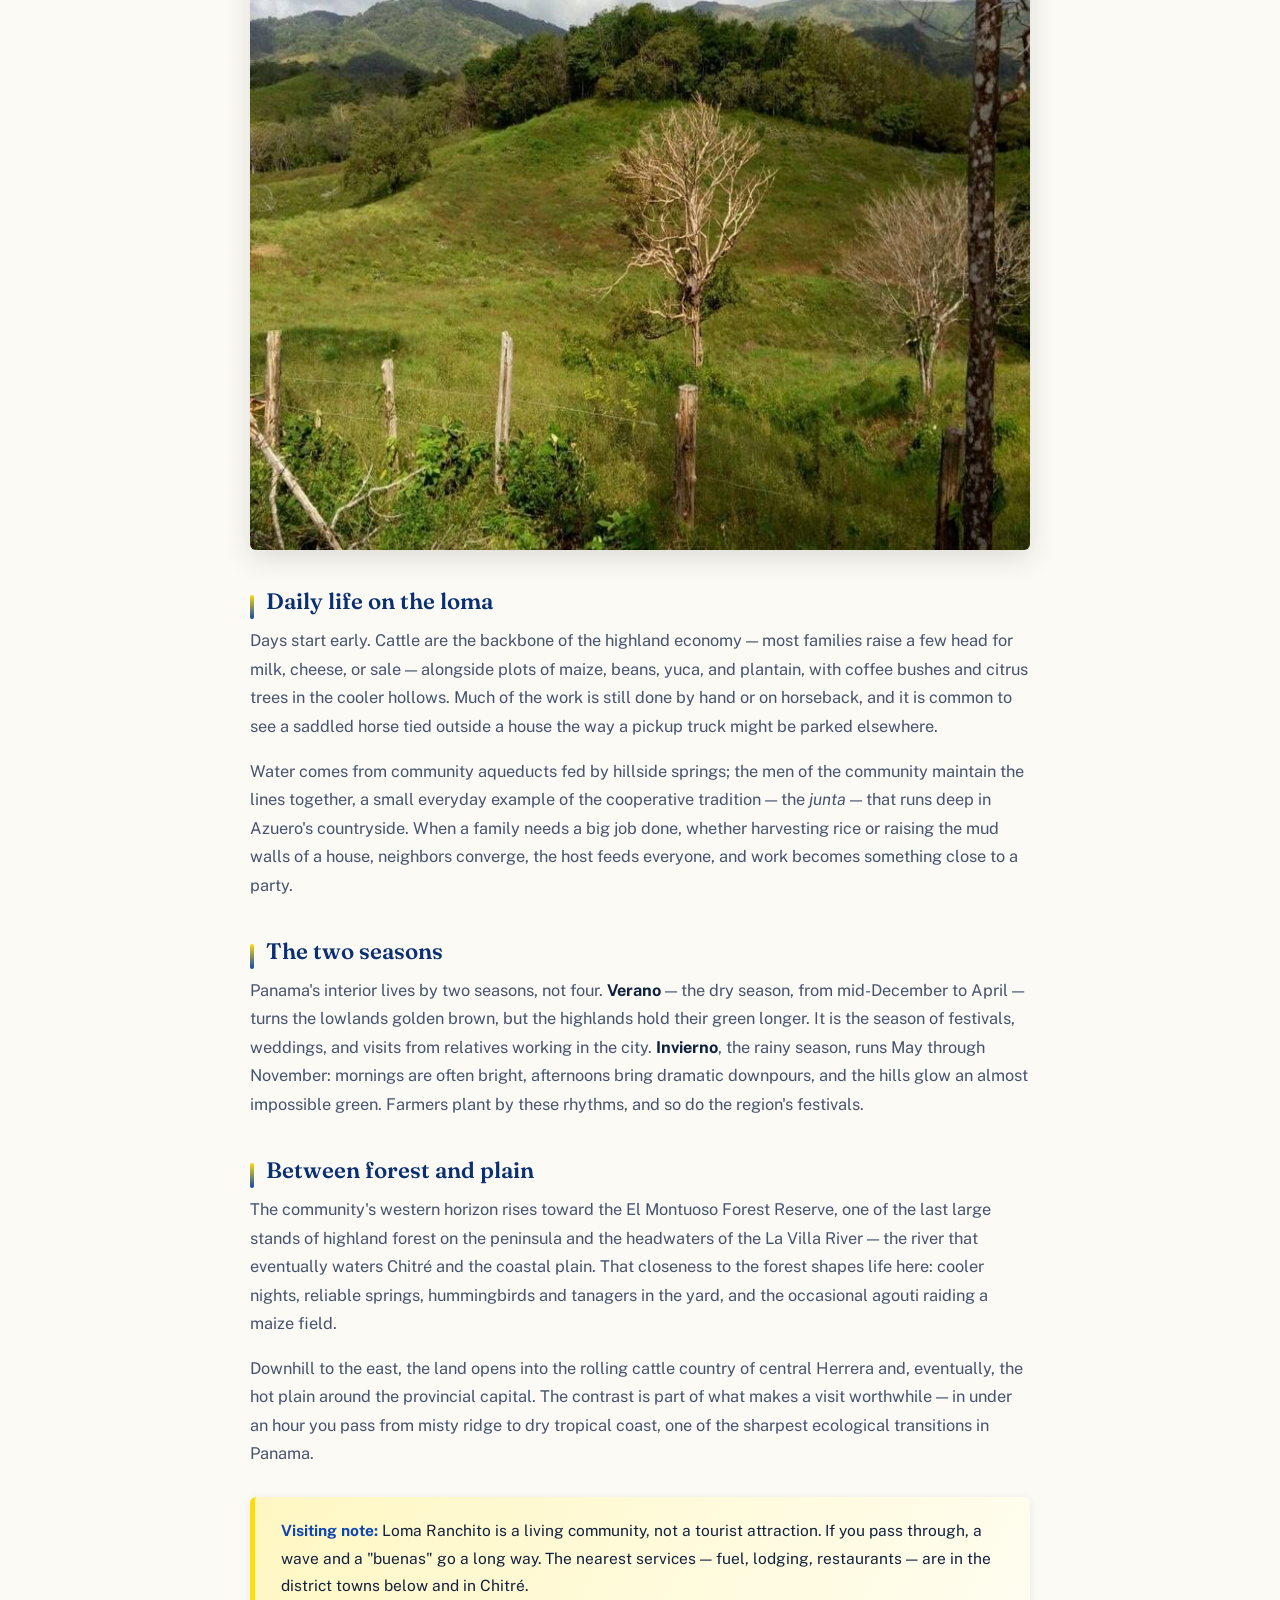
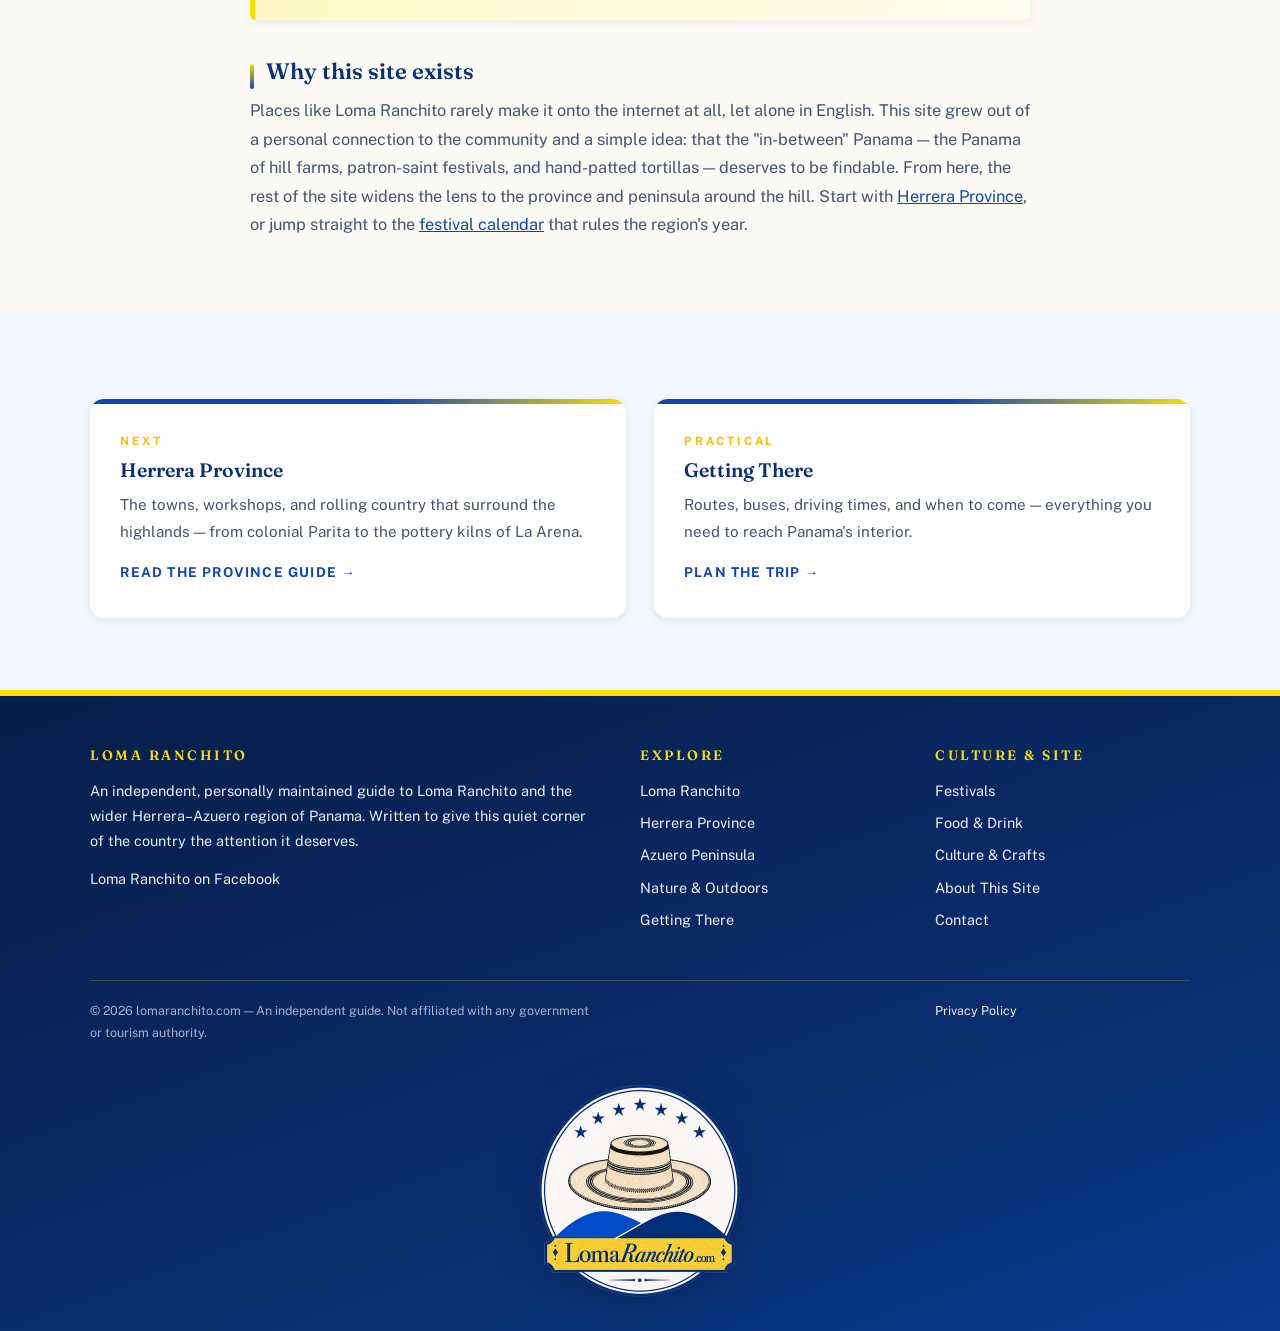
<file: loma-ranchito.html>
<!DOCTYPE html>
<html lang="en">
<head>
    <meta charset="UTF-8">
    <meta name="viewport" content="width=device-width, initial-scale=1.0">
    <title>Loma Ranchito — Life in a Highland Community of Herrera, Panama</title>
    <meta name="description" content="What life is like in Loma Ranchito, a small farming community in the highlands of Herrera Province, Panama — landscape, seasons, daily rhythms, and how to visit.">
    <link rel="canonical" href="https://lomaranchito.com/loma-ranchito.html">
    <meta property="og:title" content="Loma Ranchito — Life in a Highland Community of Herrera, Panama">
    <meta property="og:description" content="Landscape, seasons, daily rhythms, and how to visit a small mountain community in Panama's interior.">
    <meta property="og:type" content="article">
    <meta property="og:url" content="https://lomaranchito.com/loma-ranchito.html">

    <link rel="preconnect" href="https://fonts.googleapis.com">
    <link href="https://fonts.googleapis.com/css2?family=Fraunces:ital,wght@0,400;0,600;1,400&family=Public+Sans:wght@300;400;600&display=swap" rel="stylesheet">
    <link rel="stylesheet" href="styles.css">
    <link rel="icon" type="image/png" href="images/logo.png">
    <link rel="apple-touch-icon" href="images/logo.png">
    <script src="site.js" defer></script>

    <!-- Google tag (gtag.js) -->
    <script async src="https://www.googletagmanager.com/gtag/js?id=G-LC1MYZP8YW"></script>
    <script>
      window.dataLayer = window.dataLayer || [];
      function gtag(){dataLayer.push(arguments);}
      gtag('js', new Date());
      gtag('config', 'G-LC1MYZP8YW');
    </script>

    <!-- Google AdSense -->
    <script async src="https://pagead2.googlesyndication.com/pagead/js/adsbygoogle.js?client=ca-pub-9094032428607043"
         crossorigin="anonymous"></script>
</head>
<body>

<div class="ribbon" aria-hidden="true"></div>

<div class="site-top">
    <header class="site-head">
        <div class="head-inner">
            <a class="brand" href="index.html"><img class="brand-logo" src="images/logo.png" width="200" height="200" alt="Loma Ranchito logo — sombrero pintado over blue hills">Loma <em>Ranchito</em></a>
            <span class="brand-tag"><svg class="flag-pa" viewBox="0 0 30 20" role="img" aria-label="Flag of Herrera Province"><rect width="30" height="10" fill="#FCDD09"/><rect y="10" width="30" height="10" fill="#0F47AF"/><g fill="#0F47AF"><circle cx="5" cy="7" r="0.9"/><circle cx="8.3" cy="5.2" r="0.9"/><circle cx="11.7" cy="4" r="0.9"/><circle cx="15" cy="3.6" r="0.9"/><circle cx="18.3" cy="4" r="0.9"/><circle cx="21.7" cy="5.2" r="0.9"/><circle cx="25" cy="7" r="0.9"/></g></svg>Herrera · Azuero · Panamá<svg class="flag-pa" viewBox="0 0 30 20" role="img" aria-label="Flag of Panama"><rect width="30" height="20" fill="#FFFFFF"/><rect x="15" width="15" height="10" fill="#D21034"/><rect y="10" width="15" height="10" fill="#005293"/><polygon fill="#005293" points="7.5,2 8.205,4.029 10.353,4.073 8.641,5.371 9.263,7.427 7.5,6.2 5.737,7.427 6.359,5.371 4.647,4.073 6.795,4.029"/><polygon fill="#D21034" points="22.5,12 23.205,14.029 25.353,14.073 23.641,15.371 24.263,17.427 22.5,16.2 20.737,17.427 21.359,15.371 19.647,14.073 21.795,14.029"/></svg></span>
        </div>
    </header>
    <nav class="site-nav" aria-label="Main">
        <ul>
            <li><a href="index.html">Home</a></li>
            <li><a class="here" href="loma-ranchito.html">Loma Ranchito</a></li>
            <li><a href="herrera.html">Herrera</a></li>
            <li><a href="azuero.html">Azuero</a></li>
            <li><a href="festivals.html">Festivals</a></li>
            <li><a href="food.html">Food &amp; Drink</a></li>
            <li><a href="culture.html">Culture</a></li>
            <li><a href="nature.html">Nature</a></li>
            <li><a href="getting-there.html">Getting There</a></li>
            <li><a href="/eq/">Mapa de sismos</a></li>
            <li><a href="about.html">About</a></li>
        </ul>
    </nav>
</div>

<main>

    <section class="hero-banner">
        <div class="hero-banner-text">
            <span class="eyebrow">The Community</span>
            <h1 class="small">Loma Ranchito</h1>
            <p class="lede">A farming community in the green hills of southern Herrera — small on the map, large in spirit.</p>
        </div>
        <img class="hero-banner-img" src="images/header-banner.jpg" width="1600" height="400" alt="Illustration of the Azuero hills in Herrera's blue and yellow — a hilltop village with a chapel, palms, and a horse beneath an arc of seven stars">
    </section>

    <div class="crumbs"><a href="index.html">Home</a> › Loma Ranchito</div>

    <section class="band">
        <div class="wrap-narrow prose">
            <p class="kicker">The Place</p>
            <h2 class="sec">A hill with a name and a history</h2>
            <div class="rule"></div>
            <p>Loma Ranchito — roughly, "little ranch hill" — sits at about 612 meters above sea level in the uplands of western Herrera Province, where the flat, sun-baked plain of the Azuero Peninsula finally buckles into forested ridges. Up here the air is noticeably cooler than in Chitré, clouds snag on the hilltops in the wet season, and the views run for miles across a quilt of pasture, forest patches, and winding gravel roads.</p>
            <p>Like most communities in these hills, it is small: a scattering of houses along the road, a chapel, a school, a community water system, and the fincas — family farms — that give the place its reason for being. There is no hotel, no restaurant row, no souvenir stand. What there is instead is a working example of the rural Panama that shaped the whole Azuero region's identity.</p>

            <img src="images/lr_fp-01.jpg" width="1050" height="700" loading="lazy" decoding="async" alt="The countryside around Loma Ranchito, Herrera Province" style="border-radius:6px;margin:2rem 0;box-shadow:0 8px 28px rgba(43,36,28,0.14);">

            <h3>Daily life on the loma</h3>
            <p>Days start early. Cattle are the backbone of the highland economy — most families raise a few head for milk, cheese, or sale — alongside plots of maize, beans, yuca, and plantain, with coffee bushes and citrus trees in the cooler hollows. Much of the work is still done by hand or on horseback, and it is common to see a saddled horse tied outside a house the way a pickup truck might be parked elsewhere.</p>
            <p>Water comes from community aqueducts fed by hillside springs; the men of the community maintain the lines together, a small everyday example of the cooperative tradition — the <em>junta</em> — that runs deep in Azuero's countryside. When a family needs a big job done, whether harvesting rice or raising the mud walls of a house, neighbors converge, the host feeds everyone, and work becomes something close to a party.</p>

            <h3>The two seasons</h3>
            <p>Panama's interior lives by two seasons, not four. <strong>Verano</strong> — the dry season, from mid-December to April — turns the lowlands golden brown, but the highlands hold their green longer. It is the season of festivals, weddings, and visits from relatives working in the city. <strong>Invierno</strong>, the rainy season, runs May through November: mornings are often bright, afternoons bring dramatic downpours, and the hills glow an almost impossible green. Farmers plant by these rhythms, and so do the region's festivals.</p>

            <h3>Between forest and plain</h3>
            <p>The community's western horizon rises toward the El Montuoso Forest Reserve, one of the last large stands of highland forest on the peninsula and the headwaters of the La Villa River — the river that eventually waters Chitré and the coastal plain. That closeness to the forest shapes life here: cooler nights, reliable springs, hummingbirds and tanagers in the yard, and the occasional agouti raiding a maize field.</p>
            <p>Downhill to the east, the land opens into the rolling cattle country of central Herrera and, eventually, the hot plain around the provincial capital. The contrast is part of what makes a visit worthwhile — in under an hour you pass from misty ridge to dry tropical coast, one of the sharpest ecological transitions in Panama.</p>

            <div class="callout">
                <strong>Visiting note:</strong> Loma Ranchito is a living community, not a tourist attraction. If you pass through, a wave and a "buenas" go a long way. The nearest services — fuel, lodging, restaurants — are in the district towns below and in Chitré.
            </div>

            <h3>Why this site exists</h3>
            <p>Places like Loma Ranchito rarely make it onto the internet at all, let alone in English. This site grew out of a personal connection to the community and a simple idea: that the "in-between" Panama — the Panama of hill farms, patron-saint festivals, and hand-patted tortillas — deserves to be findable. From here, the rest of the site widens the lens to the province and peninsula around the hill. Start with <a href="herrera.html">Herrera Province</a>, or jump straight to the <a href="festivals.html">festival calendar</a> that rules the region's year.</p>
        </div>
    </section>

    <section class="band sand">
        <div class="wrap">
            <div class="next-links">
                <div class="card">
                    <p class="card-label">Next</p>
                    <h3>Herrera Province</h3>
                    <p>The towns, workshops, and rolling country that surround the highlands — from colonial Parita to the pottery kilns of La Arena.</p>
                    <a class="more" href="herrera.html">Read the province guide →</a>
                </div>
                <div class="card alt-sky">
                    <p class="card-label">Practical</p>
                    <h3>Getting There</h3>
                    <p>Routes, buses, driving times, and when to come — everything you need to reach Panama's interior.</p>
                    <a class="more" href="getting-there.html">Plan the trip →</a>
                </div>
            </div>
        </div>
    </section>

</main>

<footer class="site-foot">
    <div class="foot-inner">
        <div>
            <h4>Loma Ranchito</h4>
            <p>An independent, personally maintained guide to Loma Ranchito and the wider Herrera–Azuero region of Panama. Written to give this quiet corner of the country the attention it deserves.</p>
            <p style="margin-top:0.8rem;"><a href="https://www.facebook.com/lomaranchito.ranchito" target="_blank" rel="noopener noreferrer">Loma Ranchito on Facebook</a></p>
        </div>
        <div>
            <h4>Explore</h4>
            <ul>
                <li><a href="loma-ranchito.html">Loma Ranchito</a></li>
                <li><a href="herrera.html">Herrera Province</a></li>
                <li><a href="azuero.html">Azuero Peninsula</a></li>
                <li><a href="nature.html">Nature &amp; Outdoors</a></li>
                <li><a href="getting-there.html">Getting There</a></li>
            </ul>
        </div>
        <div>
            <h4>Culture &amp; Site</h4>
            <ul>
                <li><a href="festivals.html">Festivals</a></li>
                <li><a href="food.html">Food &amp; Drink</a></li>
                <li><a href="culture.html">Culture &amp; Crafts</a></li>
                <li><a href="about.html">About This Site</a></li>
                <li><a href="contact.html">Contact</a></li>
            </ul>
        </div>
    </div>
    <div class="foot-bottom">
        <span>© 2026 lomaranchito.com — An independent guide. Not affiliated with any government or tourism authority.</span>
        <span><a href="privacy.html">Privacy Policy</a></span>
    </div>
    <div class="foot-logo">
        <img src="images/logo.png" width="200" height="200" alt="Loma Ranchito logo — sombrero pintado over blue hills">
    </div>
</footer>

</body>
</html>
</file>
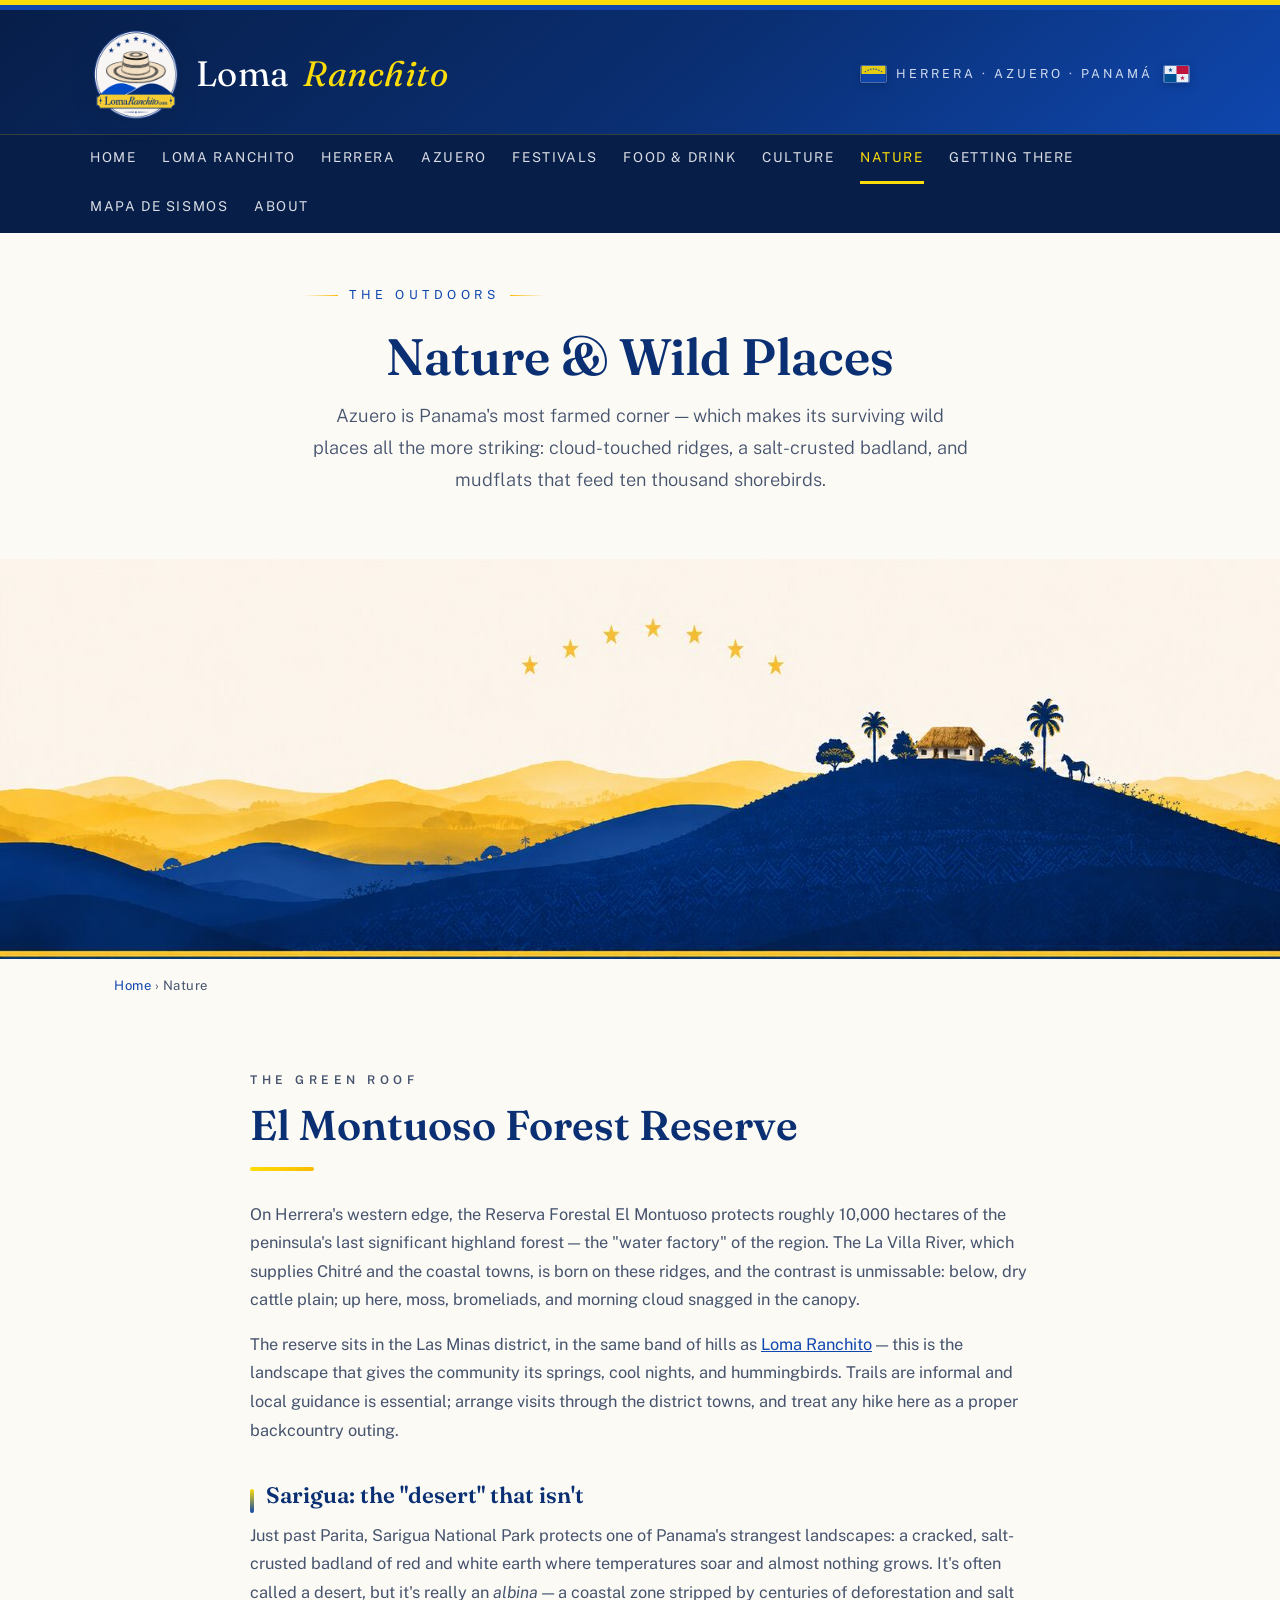
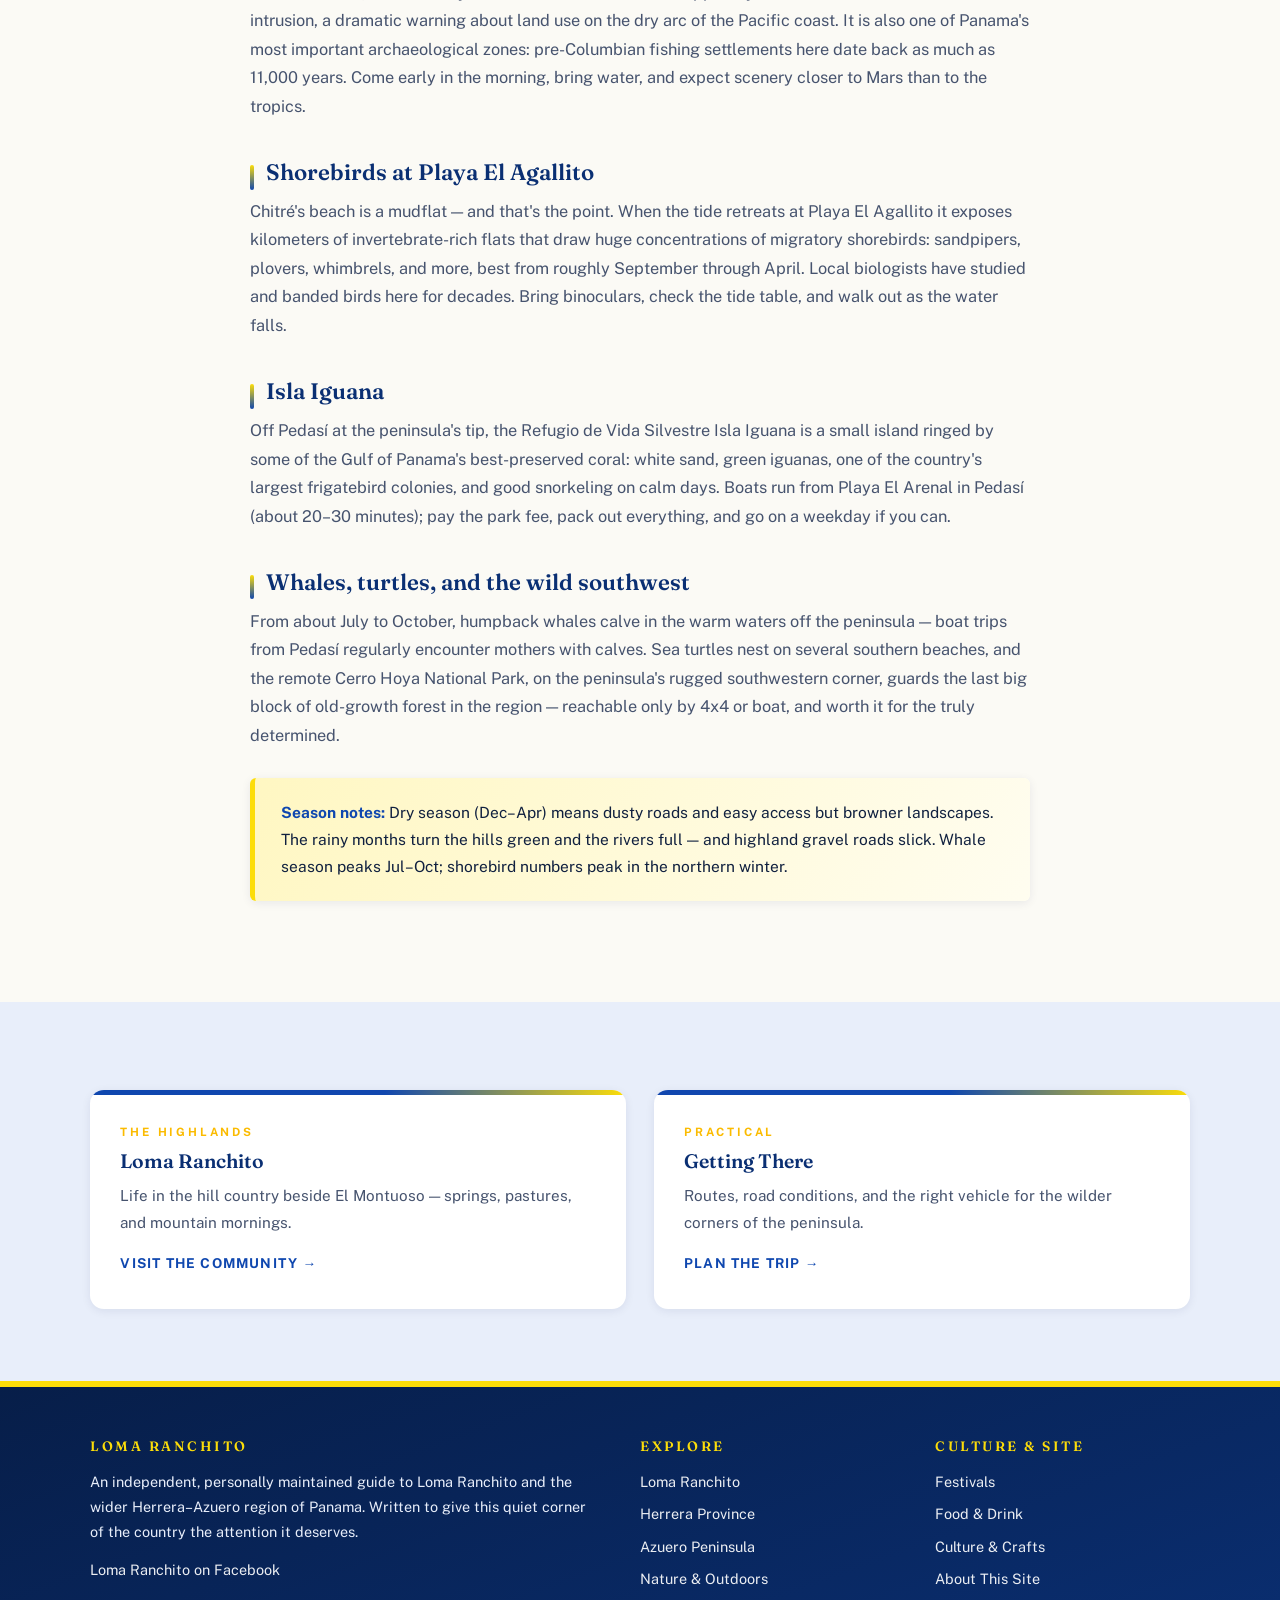
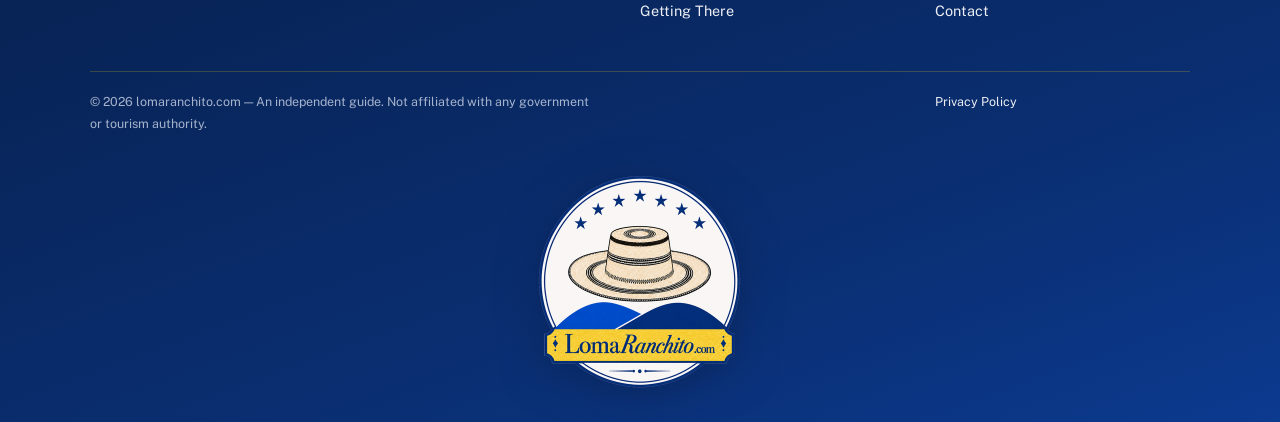
<file: nature.html>
<!DOCTYPE html>
<html lang="en">
<head>
    <meta charset="UTF-8">
    <meta name="viewport" content="width=device-width, initial-scale=1.0">
    <title>Nature in Azuero &amp; Herrera — Forests, Sarigua &amp; Isla Iguana</title>
    <meta name="description" content="The natural side of Panama's Azuero region: El Montuoso Forest Reserve, Sarigua National Park, shorebirds at Playa El Agallito, Isla Iguana wildlife refuge, Cerro Hoya, and humpback whale season.">
    <link rel="canonical" href="https://lomaranchito.com/nature.html">
    <meta property="og:title" content="Nature in Azuero & Herrera — Forests, Sarigua & Isla Iguana">
    <meta property="og:description" content="Highland forest, a 'desert' that isn't, shorebird mudflats, and a coral-ringed island refuge.">
    <meta property="og:type" content="article">
    <meta property="og:url" content="https://lomaranchito.com/nature.html">

    <link rel="preconnect" href="https://fonts.googleapis.com">
    <link href="https://fonts.googleapis.com/css2?family=Fraunces:ital,wght@0,400;0,600;1,400&family=Public+Sans:wght@300;400;600&display=swap" rel="stylesheet">
    <link rel="stylesheet" href="styles.css">
    <link rel="icon" type="image/png" href="images/logo.png">
    <link rel="apple-touch-icon" href="images/logo.png">
    <script src="site.js" defer></script>

    <!-- Google tag (gtag.js) -->
    <script async src="https://www.googletagmanager.com/gtag/js?id=G-LC1MYZP8YW"></script>
    <script>
      window.dataLayer = window.dataLayer || [];
      function gtag(){dataLayer.push(arguments);}
      gtag('js', new Date());
      gtag('config', 'G-LC1MYZP8YW');
    </script>

    <!-- Google AdSense -->
    <script async src="https://pagead2.googlesyndication.com/pagead/js/adsbygoogle.js?client=ca-pub-9094032428607043"
         crossorigin="anonymous"></script>
</head>
<body>

<div class="ribbon" aria-hidden="true"></div>

<div class="site-top">
    <header class="site-head">
        <div class="head-inner">
            <a class="brand" href="index.html"><img class="brand-logo" src="images/logo.png" width="200" height="200" alt="Loma Ranchito logo — sombrero pintado over blue hills">Loma <em>Ranchito</em></a>
            <span class="brand-tag"><svg class="flag-pa" viewBox="0 0 30 20" role="img" aria-label="Flag of Herrera Province"><rect width="30" height="10" fill="#FCDD09"/><rect y="10" width="30" height="10" fill="#0F47AF"/><g fill="#0F47AF"><circle cx="5" cy="7" r="0.9"/><circle cx="8.3" cy="5.2" r="0.9"/><circle cx="11.7" cy="4" r="0.9"/><circle cx="15" cy="3.6" r="0.9"/><circle cx="18.3" cy="4" r="0.9"/><circle cx="21.7" cy="5.2" r="0.9"/><circle cx="25" cy="7" r="0.9"/></g></svg>Herrera · Azuero · Panamá<svg class="flag-pa" viewBox="0 0 30 20" role="img" aria-label="Flag of Panama"><rect width="30" height="20" fill="#FFFFFF"/><rect x="15" width="15" height="10" fill="#D21034"/><rect y="10" width="15" height="10" fill="#005293"/><polygon fill="#005293" points="7.5,2 8.205,4.029 10.353,4.073 8.641,5.371 9.263,7.427 7.5,6.2 5.737,7.427 6.359,5.371 4.647,4.073 6.795,4.029"/><polygon fill="#D21034" points="22.5,12 23.205,14.029 25.353,14.073 23.641,15.371 24.263,17.427 22.5,16.2 20.737,17.427 21.359,15.371 19.647,14.073 21.795,14.029"/></svg></span>
        </div>
    </header>
    <nav class="site-nav" aria-label="Main">
        <ul>
            <li><a href="index.html">Home</a></li>
            <li><a href="loma-ranchito.html">Loma Ranchito</a></li>
            <li><a href="herrera.html">Herrera</a></li>
            <li><a href="azuero.html">Azuero</a></li>
            <li><a href="festivals.html">Festivals</a></li>
            <li><a href="food.html">Food &amp; Drink</a></li>
            <li><a href="culture.html">Culture</a></li>
            <li><a class="here" href="nature.html">Nature</a></li>
            <li><a href="getting-there.html">Getting There</a></li>
            <li><a href="/eq/">Mapa de sismos</a></li>
            <li><a href="about.html">About</a></li>
        </ul>
    </nav>
</div>

<main>

    <section class="hero-banner">
        <div class="hero-banner-text">
            <span class="eyebrow">The Outdoors</span>
            <h1 class="small">Nature &amp; Wild Places</h1>
            <p class="lede">Azuero is Panama's most farmed corner — which makes its surviving wild places all the more striking: cloud-touched ridges, a salt-crusted badland, and mudflats that feed ten thousand shorebirds.</p>
        </div>
        <img class="hero-banner-img" src="images/header-banner.jpg" width="1600" height="400" alt="Illustration of the Azuero hills in Herrera's blue and yellow — a hilltop village with a chapel, palms, and a horse beneath an arc of seven stars">
    </section>

    <div class="crumbs"><a href="index.html">Home</a> › Nature</div>

    <section class="band">
        <div class="wrap-narrow prose">
            <p class="kicker">The Green Roof</p>
            <h2 class="sec">El Montuoso Forest Reserve</h2>
            <div class="rule"></div>
            <p>On Herrera's western edge, the Reserva Forestal El Montuoso protects roughly 10,000 hectares of the peninsula's last significant highland forest — the "water factory" of the region. The La Villa River, which supplies Chitré and the coastal towns, is born on these ridges, and the contrast is unmissable: below, dry cattle plain; up here, moss, bromeliads, and morning cloud snagged in the canopy.</p>
            <p>The reserve sits in the Las Minas district, in the same band of hills as <a href="loma-ranchito.html">Loma Ranchito</a> — this is the landscape that gives the community its springs, cool nights, and hummingbirds. Trails are informal and local guidance is essential; arrange visits through the district towns, and treat any hike here as a proper backcountry outing.</p>

            <h3>Sarigua: the "desert" that isn't</h3>
            <p>Just past Parita, Sarigua National Park protects one of Panama's strangest landscapes: a cracked, salt-crusted badland of red and white earth where temperatures soar and almost nothing grows. It's often called a desert, but it's really an <em>albina</em> — a coastal zone stripped by centuries of deforestation and salt intrusion, a dramatic warning about land use on the dry arc of the Pacific coast. It is also one of Panama's most important archaeological zones: pre-Columbian fishing settlements here date back as much as 11,000 years. Come early in the morning, bring water, and expect scenery closer to Mars than to the tropics.</p>

            <h3>Shorebirds at Playa El Agallito</h3>
            <p>Chitré's beach is a mudflat — and that's the point. When the tide retreats at Playa El Agallito it exposes kilometers of invertebrate-rich flats that draw huge concentrations of migratory shorebirds: sandpipers, plovers, whimbrels, and more, best from roughly September through April. Local biologists have studied and banded birds here for decades. Bring binoculars, check the tide table, and walk out as the water falls.</p>

            <h3>Isla Iguana</h3>
            <p>Off Pedasí at the peninsula's tip, the Refugio de Vida Silvestre Isla Iguana is a small island ringed by some of the Gulf of Panama's best-preserved coral: white sand, green iguanas, one of the country's largest frigatebird colonies, and good snorkeling on calm days. Boats run from Playa El Arenal in Pedasí (about 20–30 minutes); pay the park fee, pack out everything, and go on a weekday if you can.</p>

            <h3>Whales, turtles, and the wild southwest</h3>
            <p>From about July to October, humpback whales calve in the warm waters off the peninsula — boat trips from Pedasí regularly encounter mothers with calves. Sea turtles nest on several southern beaches, and the remote Cerro Hoya National Park, on the peninsula's rugged southwestern corner, guards the last big block of old-growth forest in the region — reachable only by 4x4 or boat, and worth it for the truly determined.</p>

            <div class="callout">
                <strong>Season notes:</strong> Dry season (Dec–Apr) means dusty roads and easy access but browner landscapes. The rainy months turn the hills green and the rivers full — and highland gravel roads slick. Whale season peaks Jul–Oct; shorebird numbers peak in the northern winter.
            </div>
        </div>
    </section>

    <section class="band green-soft">
        <div class="wrap">
            <div class="next-links">
                <div class="card">
                    <p class="card-label">The Highlands</p>
                    <h3>Loma Ranchito</h3>
                    <p>Life in the hill country beside El Montuoso — springs, pastures, and mountain mornings.</p>
                    <a class="more" href="loma-ranchito.html">Visit the community →</a>
                </div>
                <div class="card alt-sky">
                    <p class="card-label">Practical</p>
                    <h3>Getting There</h3>
                    <p>Routes, road conditions, and the right vehicle for the wilder corners of the peninsula.</p>
                    <a class="more" href="getting-there.html">Plan the trip →</a>
                </div>
            </div>
        </div>
    </section>

</main>

<footer class="site-foot">
    <div class="foot-inner">
        <div>
            <h4>Loma Ranchito</h4>
            <p>An independent, personally maintained guide to Loma Ranchito and the wider Herrera–Azuero region of Panama. Written to give this quiet corner of the country the attention it deserves.</p>
            <p style="margin-top:0.8rem;"><a href="https://www.facebook.com/lomaranchito.ranchito" target="_blank" rel="noopener noreferrer">Loma Ranchito on Facebook</a></p>
        </div>
        <div>
            <h4>Explore</h4>
            <ul>
                <li><a href="loma-ranchito.html">Loma Ranchito</a></li>
                <li><a href="herrera.html">Herrera Province</a></li>
                <li><a href="azuero.html">Azuero Peninsula</a></li>
                <li><a href="nature.html">Nature &amp; Outdoors</a></li>
                <li><a href="getting-there.html">Getting There</a></li>
            </ul>
        </div>
        <div>
            <h4>Culture &amp; Site</h4>
            <ul>
                <li><a href="festivals.html">Festivals</a></li>
                <li><a href="food.html">Food &amp; Drink</a></li>
                <li><a href="culture.html">Culture &amp; Crafts</a></li>
                <li><a href="about.html">About This Site</a></li>
                <li><a href="contact.html">Contact</a></li>
            </ul>
        </div>
    </div>
    <div class="foot-bottom">
        <span>© 2026 lomaranchito.com — An independent guide. Not affiliated with any government or tourism authority.</span>
        <span><a href="privacy.html">Privacy Policy</a></span>
    </div>
    <div class="foot-logo">
        <img src="images/logo.png" width="200" height="200" alt="Loma Ranchito logo — sombrero pintado over blue hills">
    </div>
</footer>

</body>
</html>
</file>
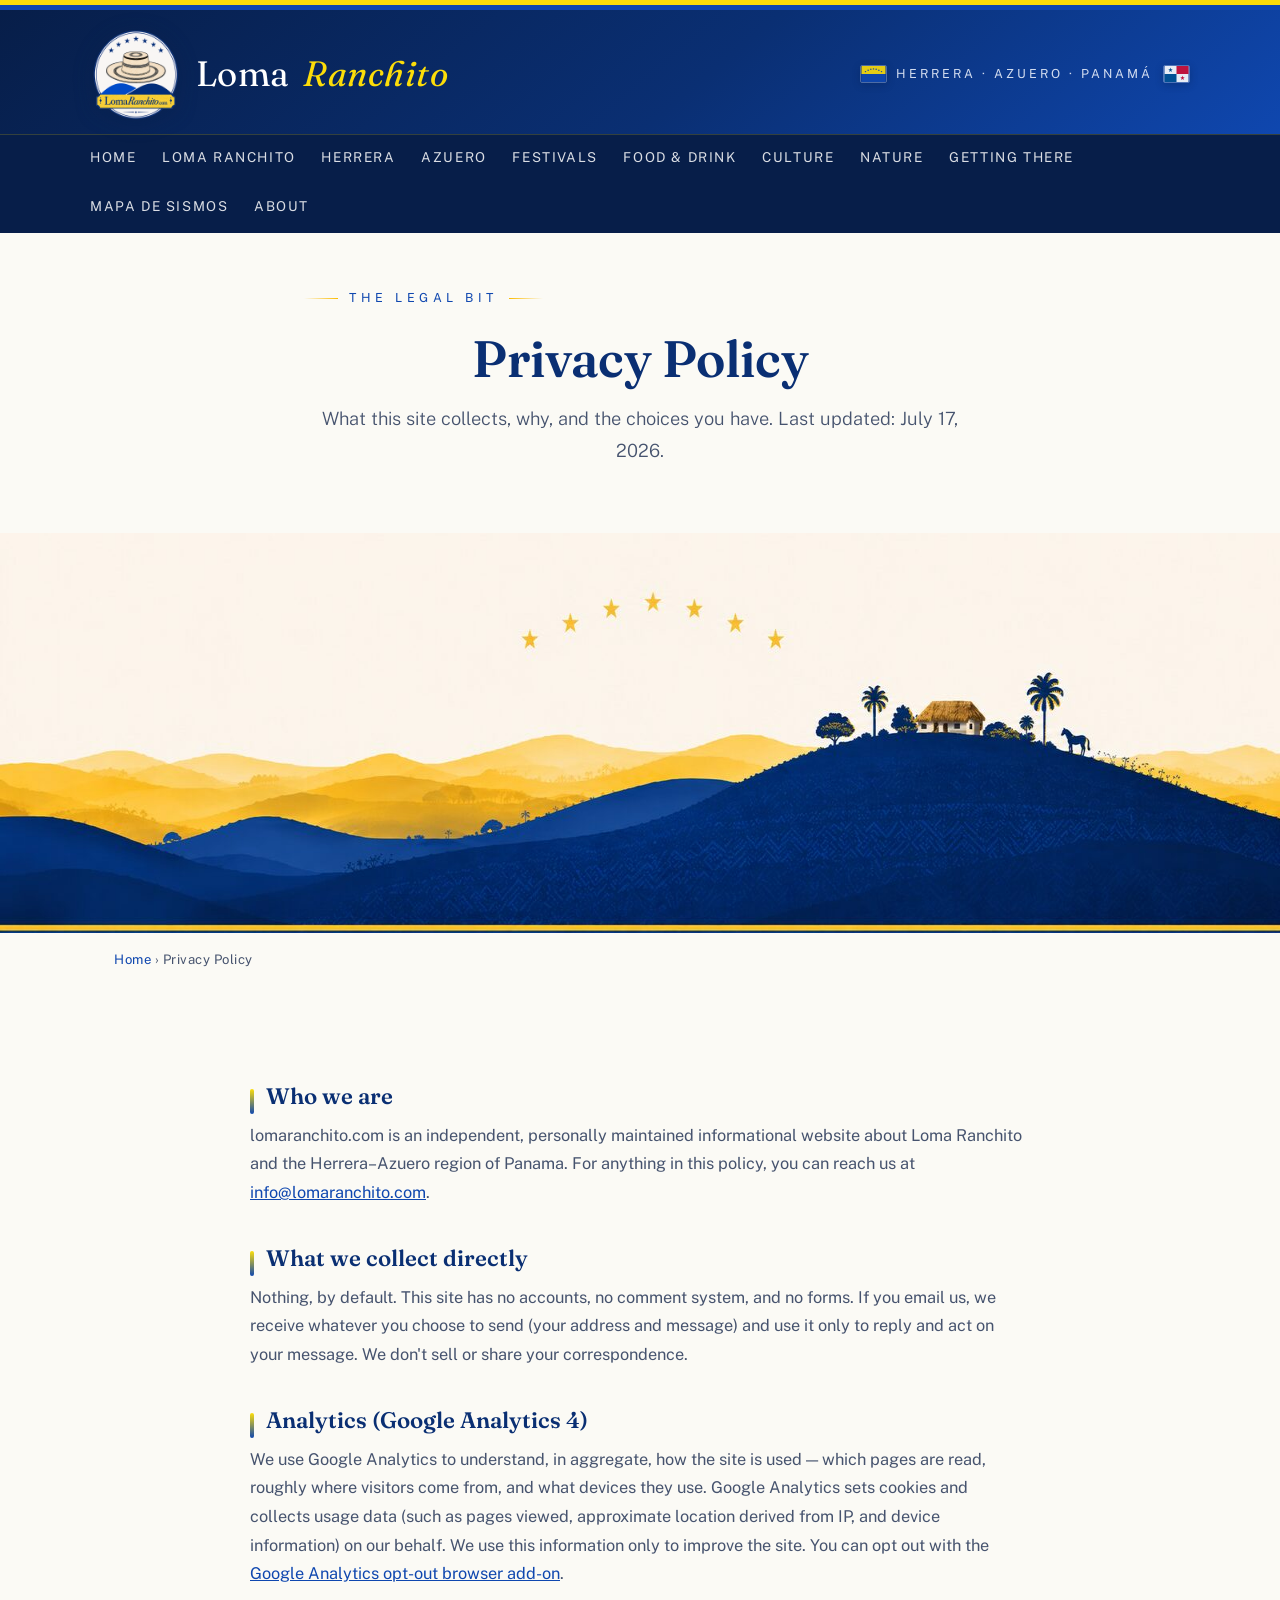
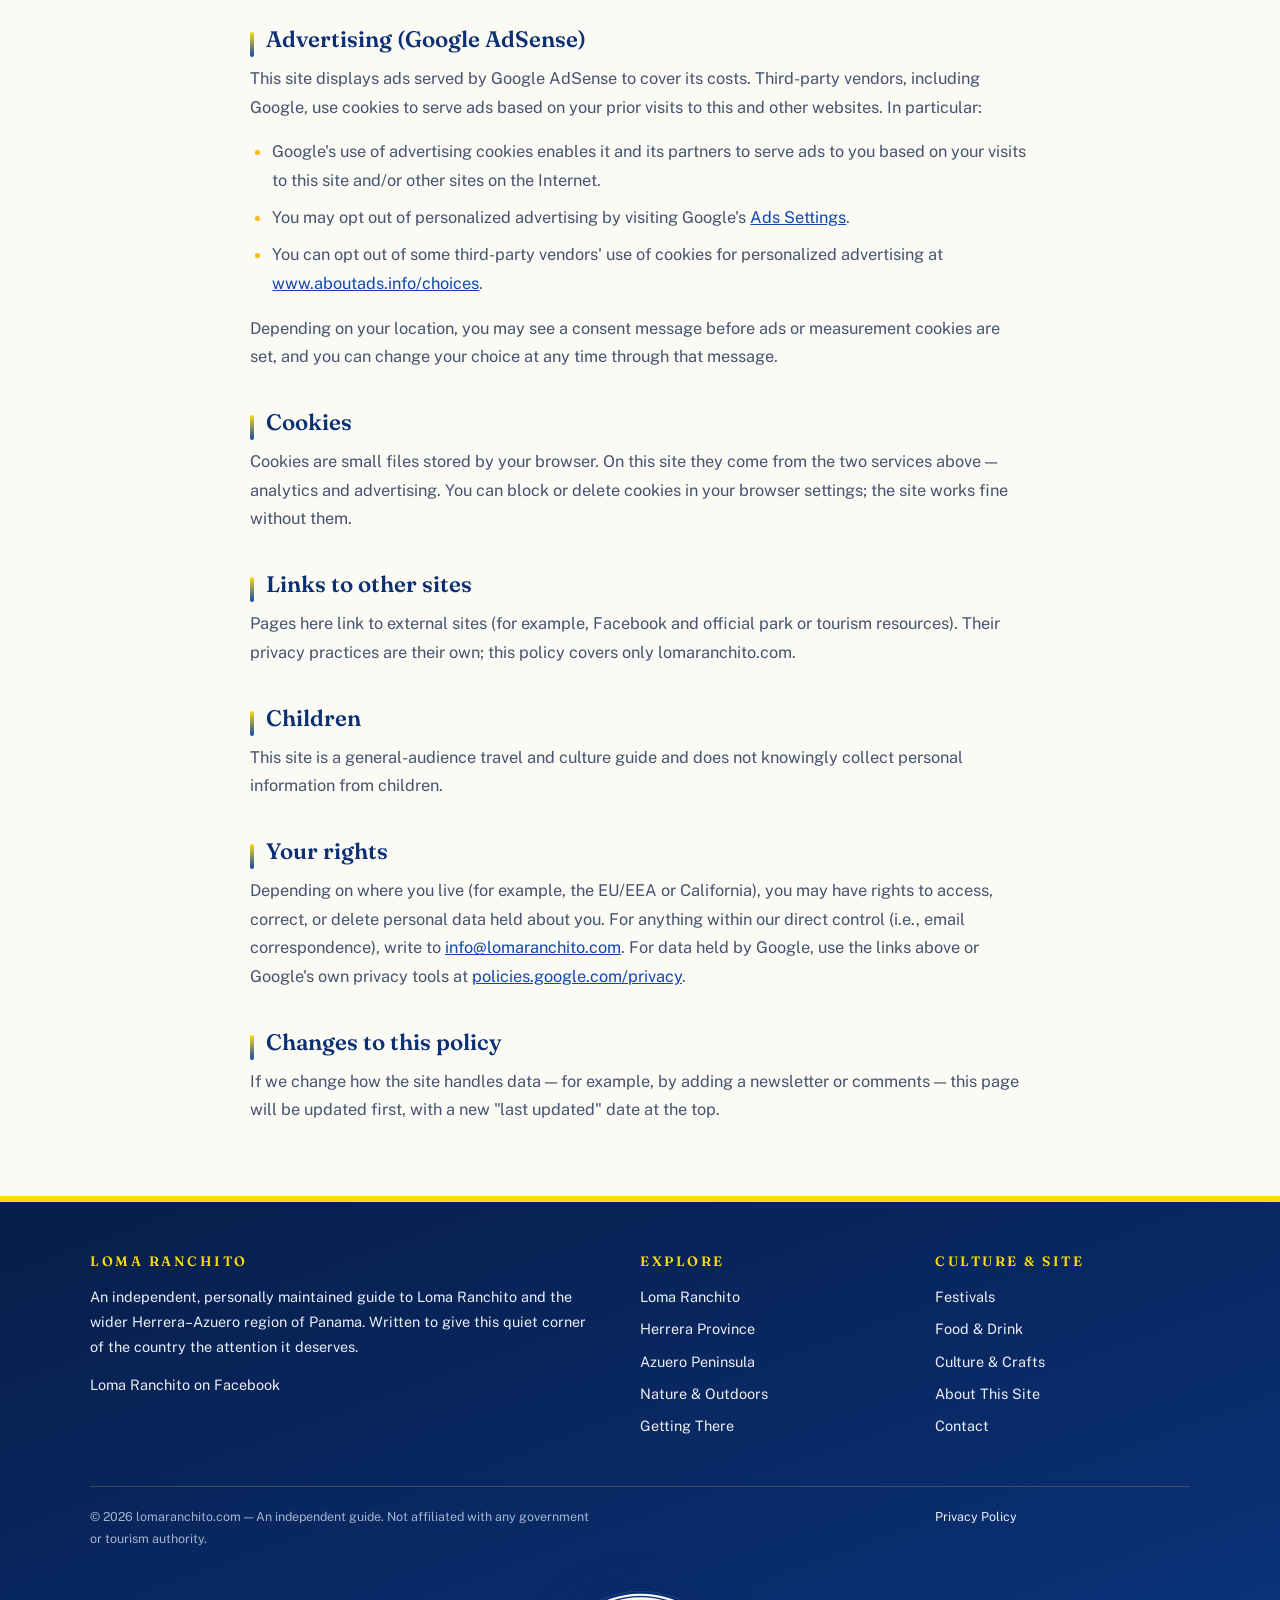
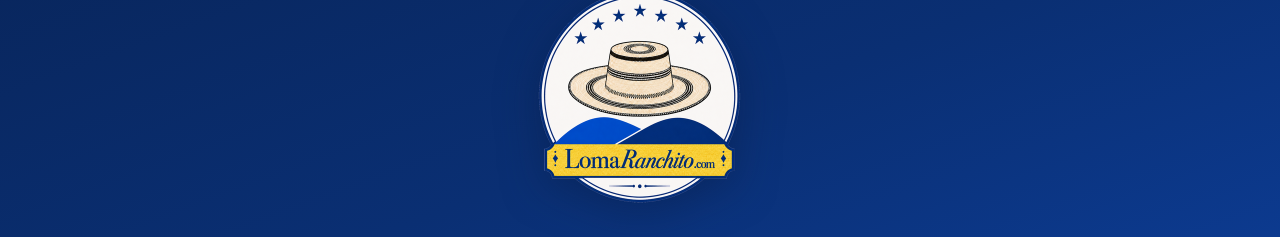
<file: privacy.html>
<!DOCTYPE html>
<html lang="en">
<head>
    <meta charset="UTF-8">
    <meta name="viewport" content="width=device-width, initial-scale=1.0">
    <title>Privacy Policy — lomaranchito.com</title>
    <meta name="description" content="Privacy policy for lomaranchito.com — how this site uses cookies, Google Analytics, and Google AdSense, and what choices you have.">
    <link rel="canonical" href="https://lomaranchito.com/privacy.html">
    <meta name="robots" content="noindex, follow">

    <link rel="preconnect" href="https://fonts.googleapis.com">
    <link href="https://fonts.googleapis.com/css2?family=Fraunces:ital,wght@0,400;0,600;1,400&family=Public+Sans:wght@300;400;600&display=swap" rel="stylesheet">
    <link rel="stylesheet" href="styles.css">
    <link rel="icon" type="image/png" href="images/logo.png">
    <link rel="apple-touch-icon" href="images/logo.png">
    <script src="site.js" defer></script>

    <!-- Google tag (gtag.js) -->
    <script async src="https://www.googletagmanager.com/gtag/js?id=G-LC1MYZP8YW"></script>
    <script>
      window.dataLayer = window.dataLayer || [];
      function gtag(){dataLayer.push(arguments);}
      gtag('js', new Date());
      gtag('config', 'G-LC1MYZP8YW');
    </script>

    <!-- Google AdSense -->
    <script async src="https://pagead2.googlesyndication.com/pagead/js/adsbygoogle.js?client=ca-pub-9094032428607043"
         crossorigin="anonymous"></script>
</head>
<body>

<div class="ribbon" aria-hidden="true"></div>

<div class="site-top">
    <header class="site-head">
        <div class="head-inner">
            <a class="brand" href="index.html"><img class="brand-logo" src="images/logo.png" width="200" height="200" alt="Loma Ranchito logo — sombrero pintado over blue hills">Loma <em>Ranchito</em></a>
            <span class="brand-tag"><svg class="flag-pa" viewBox="0 0 30 20" role="img" aria-label="Flag of Herrera Province"><rect width="30" height="10" fill="#FCDD09"/><rect y="10" width="30" height="10" fill="#0F47AF"/><g fill="#0F47AF"><circle cx="5" cy="7" r="0.9"/><circle cx="8.3" cy="5.2" r="0.9"/><circle cx="11.7" cy="4" r="0.9"/><circle cx="15" cy="3.6" r="0.9"/><circle cx="21.7" cy="5.2" r="0.9"/><circle cx="18.3" cy="4" r="0.9"/><circle cx="25" cy="7" r="0.9"/></g></svg>Herrera · Azuero · Panamá<svg class="flag-pa" viewBox="0 0 30 20" role="img" aria-label="Flag of Panama"><rect width="30" height="20" fill="#FFFFFF"/><rect x="15" width="15" height="10" fill="#D21034"/><rect y="10" width="15" height="10" fill="#005293"/><polygon fill="#005293" points="7.5,2 8.205,4.029 10.353,4.073 8.641,5.371 9.263,7.427 7.5,6.2 5.737,7.427 6.359,5.371 4.647,4.073 6.795,4.029"/><polygon fill="#D21034" points="22.5,12 23.205,14.029 25.353,14.073 23.641,15.371 24.263,17.427 22.5,16.2 20.737,17.427 21.359,15.371 19.647,14.073 21.795,14.029"/></svg></span>
        </div>
    </header>
    <nav class="site-nav" aria-label="Main">
        <ul>
            <li><a href="index.html">Home</a></li>
            <li><a href="loma-ranchito.html">Loma Ranchito</a></li>
            <li><a href="herrera.html">Herrera</a></li>
            <li><a href="azuero.html">Azuero</a></li>
            <li><a href="festivals.html">Festivals</a></li>
            <li><a href="food.html">Food &amp; Drink</a></li>
            <li><a href="culture.html">Culture</a></li>
            <li><a href="nature.html">Nature</a></li>
            <li><a href="getting-there.html">Getting There</a></li>
            <li><a href="/eq/">Mapa de sismos</a></li>
            <li><a href="about.html">About</a></li>
        </ul>
    </nav>
</div>

<main>

    <section class="hero-banner">
        <div class="hero-banner-text">
            <span class="eyebrow">The Legal Bit</span>
            <h1 class="small">Privacy Policy</h1>
            <p class="lede">What this site collects, why, and the choices you have. Last updated: July 17, 2026.</p>
        </div>
        <img class="hero-banner-img" src="images/header-banner.jpg" width="1600" height="400" alt="Illustration of the Azuero hills in Herrera's blue and yellow — a hilltop village with a chapel, palms, and a horse beneath an arc of seven stars">
    </section>

    <div class="crumbs"><a href="index.html">Home</a> › Privacy Policy</div>

    <section class="band">
        <div class="wrap-narrow prose">
            <h3>Who we are</h3>
            <p>lomaranchito.com is an independent, personally maintained informational website about Loma Ranchito and the Herrera–Azuero region of Panama. For anything in this policy, you can reach us at <a href="mailto:info@lomaranchito.com">info@lomaranchito.com</a>.</p>

            <h3>What we collect directly</h3>
            <p>Nothing, by default. This site has no accounts, no comment system, and no forms. If you email us, we receive whatever you choose to send (your address and message) and use it only to reply and act on your message. We don't sell or share your correspondence.</p>

            <h3>Analytics (Google Analytics 4)</h3>
            <p>We use Google Analytics to understand, in aggregate, how the site is used — which pages are read, roughly where visitors come from, and what devices they use. Google Analytics sets cookies and collects usage data (such as pages viewed, approximate location derived from IP, and device information) on our behalf. We use this information only to improve the site. You can opt out with the <a href="https://tools.google.com/dlpage/gaoptout" target="_blank" rel="noopener noreferrer">Google Analytics opt-out browser add-on</a>.</p>

            <h3>Advertising (Google AdSense)</h3>
            <p>This site displays ads served by Google AdSense to cover its costs. Third-party vendors, including Google, use cookies to serve ads based on your prior visits to this and other websites. In particular:</p>
            <ul>
                <li>Google's use of advertising cookies enables it and its partners to serve ads to you based on your visits to this site and/or other sites on the Internet.</li>
                <li>You may opt out of personalized advertising by visiting Google's <a href="https://www.google.com/settings/ads" target="_blank" rel="noopener noreferrer">Ads Settings</a>.</li>
                <li>You can opt out of some third-party vendors' use of cookies for personalized advertising at <a href="https://www.aboutads.info/choices" target="_blank" rel="noopener noreferrer">www.aboutads.info/choices</a>.</li>
            </ul>
            <p>Depending on your location, you may see a consent message before ads or measurement cookies are set, and you can change your choice at any time through that message.</p>

            <h3>Cookies</h3>
            <p>Cookies are small files stored by your browser. On this site they come from the two services above — analytics and advertising. You can block or delete cookies in your browser settings; the site works fine without them.</p>

            <h3>Links to other sites</h3>
            <p>Pages here link to external sites (for example, Facebook and official park or tourism resources). Their privacy practices are their own; this policy covers only lomaranchito.com.</p>

            <h3>Children</h3>
            <p>This site is a general-audience travel and culture guide and does not knowingly collect personal information from children.</p>

            <h3>Your rights</h3>
            <p>Depending on where you live (for example, the EU/EEA or California), you may have rights to access, correct, or delete personal data held about you. For anything within our direct control (i.e., email correspondence), write to <a href="mailto:info@lomaranchito.com">info@lomaranchito.com</a>. For data held by Google, use the links above or Google's own privacy tools at <a href="https://policies.google.com/privacy" target="_blank" rel="noopener noreferrer">policies.google.com/privacy</a>.</p>

            <h3>Changes to this policy</h3>
            <p>If we change how the site handles data — for example, by adding a newsletter or comments — this page will be updated first, with a new "last updated" date at the top.</p>
        </div>
    </section>

</main>

<footer class="site-foot">
    <div class="foot-inner">
        <div>
            <h4>Loma Ranchito</h4>
            <p>An independent, personally maintained guide to Loma Ranchito and the wider Herrera–Azuero region of Panama. Written to give this quiet corner of the country the attention it deserves.</p>
            <p style="margin-top:0.8rem;"><a href="https://www.facebook.com/lomaranchito.ranchito" target="_blank" rel="noopener noreferrer">Loma Ranchito on Facebook</a></p>
        </div>
        <div>
            <h4>Explore</h4>
            <ul>
                <li><a href="loma-ranchito.html">Loma Ranchito</a></li>
                <li><a href="herrera.html">Herrera Province</a></li>
                <li><a href="azuero.html">Azuero Peninsula</a></li>
                <li><a href="nature.html">Nature &amp; Outdoors</a></li>
                <li><a href="getting-there.html">Getting There</a></li>
            </ul>
        </div>
        <div>
            <h4>Culture &amp; Site</h4>
            <ul>
                <li><a href="festivals.html">Festivals</a></li>
                <li><a href="food.html">Food &amp; Drink</a></li>
                <li><a href="culture.html">Culture &amp; Crafts</a></li>
                <li><a href="about.html">About This Site</a></li>
                <li><a href="contact.html">Contact</a></li>
            </ul>
        </div>
    </div>
    <div class="foot-bottom">
        <span>© 2026 lomaranchito.com — An independent guide. Not affiliated with any government or tourism authority.</span>
        <span><a href="privacy.html">Privacy Policy</a></span>
    </div>
    <div class="foot-logo">
        <img src="images/logo.png" width="200" height="200" alt="Loma Ranchito logo — sombrero pintado over blue hills">
    </div>
</footer>

</body>
</html>
</file>
<file: styles.css>
/* ==========================================================
   Loma Ranchito — Azuero & Herrera guide
   Design system v2: "Bandera de Herrera"
   Exact provincial flag tones:
     yellow #FCDD09 · blue #0F47AF (+ #1147AF, gold #FBBB00)
   Premium treatment: deep-blue gradients, gold accents,
   7-star arc motif, scroll-reveal motion.
   ========================================================== */

:root {
    /* Herrera flag — exact tones */
    --h-yellow:     #FCDD09;
    --h-gold:       #FBBB00;
    --h-blue:       #0F47AF;
    --h-blue-2:     #1147AF;

    /* derived support shades */
    --blue-deep:    #0A2F73;
    --blue-ink:     #071E49;
    --blue-soft:    #E8EEFA;
    --blue-mist:    #F2F6FD;
    --yellow-soft:  #FFF7C2;
    --cream:        #FBFAF5;
    --white:        #FFFFFF;
    --ink:          #10203F;
    --ink-soft:     #46536E;

    /* legacy aliases (kept for inline references) */
    --clay:         #0F47AF;
    --clay-dark:    #0A2F73;
    --green:        #0A2F73;
    --green-mid:    #1147AF;
    --green-soft:   #E8EEFA;
    --gold:         #FBBB00;
    --gold-soft:    #FFF7C2;
    --sand:         #F2F6FD;
    --sky:          #1147AF;
    --sky-soft:     #E8EEFA;
    --flag-red:     #D21034;

    --shadow-sm: 0 2px 10px rgba(7, 30, 73, 0.08);
    --shadow-md: 0 10px 30px rgba(7, 30, 73, 0.14);
    --shadow-lg: 0 22px 60px rgba(7, 30, 73, 0.22);
    --ease: cubic-bezier(0.22, 1, 0.36, 1);
}

* { margin: 0; padding: 0; box-sizing: border-box; }

html { scroll-behavior: smooth; }

body {
    font-family: 'Public Sans', 'Segoe UI', sans-serif;
    background: var(--cream);
    color: var(--ink);
    line-height: 1.75;
    font-size: 1.02rem;
    -webkit-font-smoothing: antialiased;
}

::selection { background: var(--h-yellow); color: var(--blue-ink); }

h1, h2, h3, h4, .display {
    font-family: 'Fraunces', Georgia, serif;
    color: var(--blue-deep);
    line-height: 1.2;
    font-weight: 600;
}

a { color: var(--h-blue); }
a:hover { color: var(--blue-deep); }

img { max-width: 100%; display: block; }

/* ---------- Herrera flag ribbon (yellow over blue) ---------- */
.ribbon {
    height: 10px;
    background: linear-gradient(
        to bottom,
        var(--h-yellow) 0 50%,
        var(--h-blue) 50% 100%
    );
}

/* ---------- header + nav: sticky together as one unit ---------- */
.site-top {
    position: sticky;
    top: 0;
    z-index: 100;
    transition: box-shadow 0.35s var(--ease);
}

.site-top.scrolled {
    box-shadow: 0 10px 30px rgba(7, 30, 73, 0.35);
}

header.site-head {
    background: linear-gradient(140deg, var(--blue-ink) 0%, var(--blue-deep) 55%, var(--h-blue) 100%);
    color: var(--cream);
    padding: 1.1rem 1.5rem 0.9rem;
}

.head-inner {
    max-width: 1100px;
    margin: 0 auto;
    display: flex;
    flex-wrap: wrap;
    align-items: center;
    justify-content: space-between;
    gap: 0.5rem 2rem;
}

.brand {
    font-family: 'Fraunces', Georgia, serif;
    font-size: 2.2rem;
    color: var(--white);
    text-decoration: none;
    letter-spacing: 0.5px;
    display: inline-flex;
    align-items: center;
    gap: 0.85rem;
}

.brand-logo {
    width: 92px;
    height: 92px;
    object-fit: contain;
    filter: drop-shadow(0 3px 10px rgba(7, 30, 73, 0.45));
    transition: transform 0.3s var(--ease);
}

.brand:hover .brand-logo { transform: rotate(-6deg) scale(1.06); }

.brand em {
    font-style: italic;
    color: var(--h-yellow);
}

.brand-tag {
    font-size: 0.78rem;
    letter-spacing: 3px;
    text-transform: uppercase;
    color: var(--blue-soft);
    opacity: 0.9;
    display: inline-flex;
    align-items: center;
    gap: 0.6rem;
}

.flag-pa {
    width: 27px;
    height: 18px;
    border-radius: 2px;
    border: 1px solid rgba(255, 255, 255, 0.3);
    box-shadow: 0 2px 8px rgba(7, 30, 73, 0.35);
    flex-shrink: 0;
}

nav.site-nav {
    background: var(--blue-ink);
    border-top: 1px solid rgba(252, 221, 9, 0.18);
    padding: 0 1.5rem;
}

nav.site-nav ul {
    max-width: 1100px;
    margin: 0 auto;
    list-style: none;
    display: flex;
    flex-wrap: wrap;
    gap: 0 1.6rem;
}

nav.site-nav a {
    display: inline-block;
    padding: 0.7rem 0;
    color: rgba(255, 255, 255, 0.85);
    text-decoration: none;
    font-size: 0.85rem;
    letter-spacing: 1.6px;
    text-transform: uppercase;
    border-bottom: 3px solid transparent;
    transition: color 0.25s var(--ease), border-color 0.25s var(--ease);
}

nav.site-nav a:hover { color: var(--h-yellow); }

nav.site-nav a.here {
    color: var(--h-yellow);
    border-bottom-color: var(--h-yellow);
}

/* ---------- hero banner: title copy sits in the illustration's own
   sky color above it; artwork stays undistorted at natural size
   below, in normal document flow (scrolls with the page) ---------- */
.hero-banner {
    background: var(--cream);
    text-align: center;
}

.hero-banner-text {
    max-width: 720px;
    margin: 0 auto;
    min-height: 300px;
    padding: 3.2rem 1.5rem 1.8rem;
    display: flex;
    flex-direction: column;
    justify-content: center;
}

/* Home has more content (bigger headline + buttons) — give it its
   own taller floor instead of stretching every interior page to match */
.hero-banner-text.home {
    min-height: 420px;
}

.hero-banner .eyebrow {
    display: inline-flex;
    align-items: center;
    gap: 0.7rem;
    font-size: 0.78rem;
    letter-spacing: 4.5px;
    text-transform: uppercase;
    color: var(--h-blue);
    margin-bottom: 1.2rem;
    animation: riseIn 0.9s 0.05s var(--ease) both;
}

.hero-banner .eyebrow::before, .hero-banner .eyebrow::after {
    content: '';
    width: 34px;
    height: 1px;
    background: linear-gradient(90deg, transparent, var(--h-gold));
}

.hero-banner .eyebrow::after {
    background: linear-gradient(90deg, var(--h-gold), transparent);
}

.hero-banner h1 {
    color: var(--blue-deep);
    max-width: 880px;
    margin: 0 auto 1.2rem;
    animation: riseIn 0.9s var(--ease) both;
}

.hero-banner h1.big { font-size: clamp(2.4rem, 6vw, 4.2rem); }
.hero-banner h1.small { font-size: clamp(2rem, 5vw, 3.2rem); margin-bottom: 0.8rem; }

.hero-banner h1 em { color: var(--h-blue); font-style: italic; }

.hero-banner p.lede {
    max-width: 660px;
    margin: 0 auto 2.2rem;
    font-size: 1.14rem;
    color: var(--ink-soft);
    font-weight: 300;
    animation: riseIn 0.9s 0.12s var(--ease) both;
}

/* hero CTAs (home page only) */
.cta-row {
    display: flex;
    gap: 1rem;
    justify-content: center;
    flex-wrap: wrap;
    margin-bottom: 0.4rem;
    animation: riseIn 0.9s 0.2s var(--ease) both;
}

.btn {
    display: inline-block;
    padding: 0.85rem 2.1rem;
    border-radius: 999px;
    font-size: 0.88rem;
    font-weight: 600;
    letter-spacing: 1.6px;
    text-transform: uppercase;
    text-decoration: none;
    transition: transform 0.25s var(--ease), box-shadow 0.25s var(--ease), background 0.25s var(--ease);
}

.btn-gold {
    background: linear-gradient(180deg, var(--h-yellow), var(--h-gold));
    color: var(--blue-ink);
    box-shadow: 0 8px 24px rgba(251, 187, 0, 0.35);
}

.btn-gold:hover {
    transform: translateY(-3px);
    box-shadow: 0 14px 34px rgba(251, 187, 0, 0.45);
    color: var(--blue-ink);
}

.btn-ghost {
    border: 1.5px solid var(--h-blue);
    color: var(--h-blue);
}

.btn-ghost:hover {
    border-color: var(--blue-deep);
    color: var(--blue-deep);
    background: var(--blue-soft);
    transform: translateY(-3px);
}

.hero-banner-img {
    width: 100%;
    display: block;
}

/* ---------- layout ---------- */
main { display: block; }

section.band { padding: 4.5rem 1.5rem; }
section.band.sand  { background: var(--blue-mist); }
section.band.green-soft { background: var(--blue-soft); }
section.band.sky-soft { background: var(--blue-soft); }

.wrap { max-width: 1100px; margin: 0 auto; }
.wrap-narrow { max-width: 780px; margin: 0 auto; }

.kicker {
    font-size: 0.75rem;
    letter-spacing: 4.5px;
    text-transform: uppercase;
    color: var(--h-blue);
    font-weight: 600;
    margin-bottom: 0.6rem;
}

h2.sec {
    font-size: clamp(1.8rem, 4vw, 2.6rem);
    margin-bottom: 1rem;
}

.rule {
    width: 64px;
    height: 4px;
    background: linear-gradient(90deg, var(--h-yellow), var(--h-gold));
    border-radius: 2px;
    margin: 0 0 1.8rem;
}

.center { text-align: center; }
.center .rule { margin-left: auto; margin-right: auto; }

p + p { margin-top: 1rem; }

.prose p { color: var(--ink-soft); }
.prose p strong { color: var(--ink); }
.prose h3 { margin: 2.4rem 0 0.7rem; font-size: 1.4rem; position: relative; padding-left: 1rem; }
.prose h3::before {
    content: '';
    position: absolute;
    left: 0; top: 0.28em;
    width: 4px; height: 1.1em;
    border-radius: 2px;
    background: linear-gradient(180deg, var(--h-yellow), var(--h-blue));
}
.prose ul, .prose ol { margin: 1rem 0 1rem 1.4rem; color: var(--ink-soft); }
.prose li { margin-bottom: 0.55rem; }
.prose li::marker { color: var(--h-gold); }

/* ---------- cards ---------- */
.grid-2 { display: grid; grid-template-columns: 1fr 1fr; gap: 2rem; }
.grid-3 { display: grid; grid-template-columns: repeat(3, 1fr); gap: 1.7rem; }

.card {
    background: var(--white);
    border-radius: 14px;
    padding: 2rem 1.9rem;
    position: relative;
    box-shadow: var(--shadow-sm);
    transition: transform 0.35s var(--ease), box-shadow 0.35s var(--ease);
    overflow: hidden;
}

.card::before {
    content: '';
    position: absolute;
    top: 0; left: 0; right: 0;
    height: 5px;
    background: linear-gradient(90deg, var(--h-blue), var(--h-blue-2) 55%, var(--h-yellow));
    transition: height 0.3s var(--ease);
}

.card:hover {
    transform: translateY(-7px);
    box-shadow: var(--shadow-md);
}

.card:hover::before { height: 8px; }

.card.alt-gold::before { background: linear-gradient(90deg, var(--h-yellow), var(--h-gold) 55%, var(--h-blue)); }
.card.alt-sky::before { background: linear-gradient(90deg, var(--h-blue-2), var(--h-blue) 55%, var(--h-yellow)); }
.card.alt-green::before { background: linear-gradient(90deg, var(--blue-deep), var(--h-blue) 55%, var(--h-yellow)); }

.card h3 { font-size: 1.22rem; margin-bottom: 0.6rem; }
.card p { font-size: 0.95rem; color: var(--ink-soft); }

.card .card-label {
    font-size: 0.72rem;
    letter-spacing: 2.8px;
    text-transform: uppercase;
    color: var(--h-gold);
    font-weight: 700;
    margin-bottom: 0.5rem;
}

.card a.more {
    display: inline-block;
    margin-top: 1rem;
    font-size: 0.85rem;
    letter-spacing: 1.2px;
    text-transform: uppercase;
    text-decoration: none;
    font-weight: 700;
    color: var(--h-blue);
    position: relative;
}

.card a.more::after {
    content: '';
    position: absolute;
    left: 0; bottom: -4px;
    width: 0; height: 2px;
    background: var(--h-yellow);
    transition: width 0.3s var(--ease);
}

.card a.more:hover::after { width: 100%; }

/* feature split (image/art + text) */
.split {
    display: grid;
    grid-template-columns: 1fr 1fr;
    gap: 3rem;
    align-items: center;
}

.split .art {
    border-radius: 16px;
    overflow: hidden;
    box-shadow: var(--shadow-lg);
    position: relative;
}

.split .art::after {
    content: '';
    position: absolute;
    inset: 0;
    border-radius: 16px;
    border: 1px solid rgba(252, 221, 9, 0.35);
    pointer-events: none;
}

.split .art img { width: 100%; height: 100%; object-fit: cover; transition: transform 0.6s var(--ease); }
.split .art:hover img { transform: scale(1.04); }

/* stat blocks */
.stats {
    display: grid;
    grid-template-columns: repeat(4, 1fr);
    gap: 1.4rem;
    margin-top: 2rem;
}

.stat {
    border-left: 4px solid var(--h-yellow);
    padding-left: 1rem;
    background: linear-gradient(90deg, rgba(252, 221, 9, 0.07), transparent 70%);
    border-radius: 0 8px 8px 0;
}

.stat .n {
    font-family: 'Fraunces', Georgia, serif;
    font-size: 1.6rem;
    color: var(--h-blue);
}

.stat .l {
    font-size: 0.74rem;
    letter-spacing: 1.5px;
    text-transform: uppercase;
    color: var(--ink-soft);
}

/* info table */
table.info {
    width: 100%;
    border-collapse: collapse;
    background: var(--white);
    border-radius: 14px;
    overflow: hidden;
    box-shadow: var(--shadow-sm);
    font-size: 0.95rem;
}

table.info th, table.info td {
    text-align: left;
    padding: 0.85rem 1.15rem;
    border-bottom: 1px solid var(--blue-mist);
    vertical-align: top;
}

table.info th {
    background: linear-gradient(140deg, var(--blue-deep), var(--h-blue));
    color: var(--white);
    font-weight: 600;
    letter-spacing: 1.5px;
    font-size: 0.82rem;
    text-transform: uppercase;
    border-bottom: 3px solid var(--h-yellow);
}

table.info tr:last-child td { border-bottom: none; }
table.info tr:hover td { background: var(--blue-mist); }
table.info td:first-child { font-weight: 600; color: var(--h-blue); white-space: nowrap; }

/* callout */
.callout {
    background: linear-gradient(120deg, var(--yellow-soft), #FFFDF0);
    border-left: 5px solid var(--h-yellow);
    border-radius: 6px;
    padding: 1.3rem 1.6rem;
    margin: 1.8rem 0;
    font-size: 0.97rem;
    color: var(--ink);
    box-shadow: var(--shadow-sm);
}

.callout strong { color: var(--h-blue); }

/* breadcrumbs */
.crumbs {
    font-size: 0.82rem;
    letter-spacing: 0.5px;
    color: var(--ink-soft);
    max-width: 1100px;
    margin: 0 auto;
    padding: 1rem 1.5rem 0;
}

.crumbs a { color: var(--h-blue); text-decoration: none; }
.crumbs a:hover { text-decoration: underline; }

/* next-page links */
.next-links {
    display: grid;
    grid-template-columns: 1fr 1fr;
    gap: 1.7rem;
    margin-top: 1rem;
}

/* ---------- footer ---------- */
footer.site-foot {
    background: linear-gradient(160deg, var(--blue-ink) 0%, var(--blue-deep) 70%, #0C3A8F 100%);
    color: var(--blue-soft);
    padding: 3.2rem 1.5rem 2rem;
    font-size: 0.9rem;
    border-top: 6px solid var(--h-yellow);
}

.foot-inner {
    max-width: 1100px;
    margin: 0 auto;
    display: grid;
    grid-template-columns: 2fr 1fr 1fr;
    gap: 2.5rem;
}

footer.site-foot h4 {
    color: var(--h-yellow);
    font-size: 0.85rem;
    letter-spacing: 2.5px;
    text-transform: uppercase;
    margin-bottom: 0.9rem;
}

footer.site-foot ul { list-style: none; }
footer.site-foot li { margin-bottom: 0.45rem; }

footer.site-foot a { color: rgba(255, 255, 255, 0.92); text-decoration: none; transition: color 0.2s var(--ease); }
footer.site-foot a:hover { color: var(--h-yellow); }

.foot-logo {
    max-width: 1100px;
    margin: 2.2rem auto 0;
    display: flex;
    justify-content: center;
}

.foot-logo img {
    width: 220px;
    height: 220px;
    object-fit: contain;
    filter: drop-shadow(0 8px 20px rgba(7, 30, 73, 0.5));
}

.foot-bottom {
    max-width: 1100px;
    margin: 2.5rem auto 0;
    padding-top: 1.2rem;
    border-top: 1px solid rgba(252, 221, 9, 0.2);
    font-size: 0.78rem;
    display: grid;
    grid-template-columns: 2fr 1fr 1fr;
    gap: 0.5rem 2.5rem;
    align-items: start;
    color: rgba(232, 238, 250, 0.7);
}

/* copyright text sits in column 1, matching "Loma Ranchito" above it;
   Privacy Policy sits flush-left in column 3, matching "Festivals" etc
   above it - aligned to where that column's text actually starts,
   not the outer track edge (which was the reported issue) */
.foot-bottom span:first-child { grid-column: 1; }
.foot-bottom span:last-child { grid-column: 3; justify-self: start; }

.foot-bottom a { color: rgba(255, 255, 255, 0.85); }

/* ---------- motion ---------- */
@keyframes riseIn {
    from { opacity: 0; transform: translateY(26px); }
    to { opacity: 1; transform: translateY(0); }
}

.rv {
    opacity: 0;
    transform: translateY(28px);
    transition: opacity 0.7s var(--ease), transform 0.7s var(--ease);
}

.rv.in {
    opacity: 1;
    transform: translateY(0);
}

@media (prefers-reduced-motion: reduce) {
    html { scroll-behavior: auto; }
    .rv { opacity: 1; transform: none; transition: none; }
    .hero h1, .hero p.lede, .hero .eyebrow, .cta-row,
    .page-hero h1, .page-hero p.lede, .page-hero .eyebrow { animation: none; }
}

/* ---------- responsive ---------- */
@media (max-width: 820px) {
    .grid-3 { grid-template-columns: 1fr; }
    .grid-2, .split, .next-links { grid-template-columns: 1fr; }
    .stats { grid-template-columns: 1fr 1fr; }
    .foot-inner { grid-template-columns: 1fr; gap: 1.8rem; }
    .foot-bottom { grid-template-columns: 1fr; gap: 0.6rem; }
    .foot-bottom span:first-child, .foot-bottom span:last-child { grid-column: 1; }
    nav.site-nav ul { gap: 0 1.1rem; }
}

/* ---------- phone-specific pass (2026-07-22) ----------
   Scoped to <=600px only, so tablet (601-820px) and desktop (>820px)
   rules above are untouched. Goals: bigger tap targets, tighter
   vertical rhythm, decluttered header/nav for small screens. */
@media (max-width: 600px) {
    /* buttons: comfortable 48px+ tap target */
    .btn {
        min-height: 48px;
        padding: 0.95rem 1.8rem;
        display: inline-flex;
        align-items: center;
        justify-content: center;
    }

    /* hero CTAs stack full-width — each becomes one large, obvious target
       instead of two buttons squeezed side by side */
    .cta-row {
        flex-direction: column;
        align-items: stretch;
    }
    .cta-row .btn { width: 100%; }

    /* nav: scroll as a single row instead of wrapping 10 links into a
       cramped multi-row block; each link gets real padding so it's a
       thumb-sized target, not just bare text */
    nav.site-nav ul {
        flex-wrap: nowrap;
        overflow-x: auto;
        -webkit-overflow-scrolling: touch;
        scrollbar-width: none;
        gap: 0 0.2rem;
        padding-bottom: 2px;
    }
    nav.site-nav ul::-webkit-scrollbar { display: none; }
    nav.site-nav a {
        padding: 0.85rem 0.9rem;
        white-space: nowrap;
        flex-shrink: 0;
    }

    /* tighter vertical rhythm — less empty scroll before content on
       small screens */
    section.band { padding: 2.6rem 1.25rem; }
    .hero-banner-text { padding: 2.2rem 1.25rem 1.5rem; min-height: 0; }
    .hero-banner-text.home { min-height: 0; }
    header.site-head { padding: 0.9rem 1rem 0.75rem; }
}

/* declutter the header on very small phones — drop the flag/tagline
   row, keep brand name + nav so the header doesn't feel crowded */
@media (max-width: 420px) {
    .brand-tag { display: none; }
}
</file>
